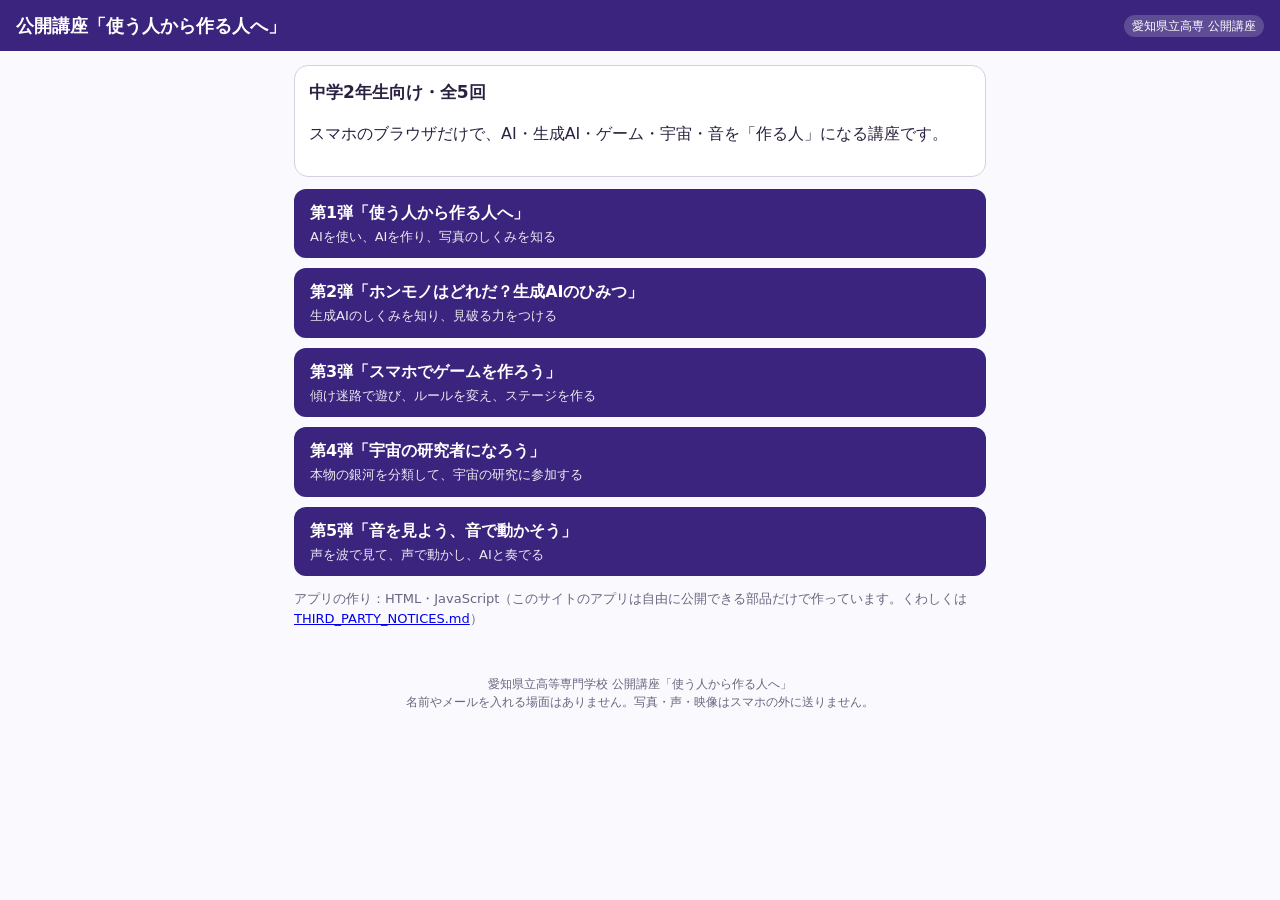
<file: index.html>
<!DOCTYPE html>
<html lang="ja"><head><meta charset="utf-8"><meta name="viewport" content="width=device-width, initial-scale=1">
<title>公開講座「使う人から作る人へ」</title><link rel="stylesheet" href="common/style.css">
<style>.app-link{display:block;text-decoration:none;margin-bottom:10px}.app-link .btn{width:100%;justify-content:flex-start;flex-direction:column;align-items:flex-start;gap:2px;min-height:64px}
.app-link small{font-weight:400;font-size:13px;opacity:.9}.btn.ghost{background:#fff;color:var(--pur);border:2px solid var(--pur)}.btn.ghost small{color:var(--sub)}
.btn.sky{background:var(--sky)}.btn.mint{background:var(--mint)}.btn.amb{background:var(--amb)}.btn.coral{background:var(--coral)}</style></head>
<body><header class="app"><h1>公開講座「使う人から作る人へ」</h1><span class="tag">愛知県立高専 公開講座</span></header><main>
<div class="card"><h2>中学2年生向け・全5回</h2><p>スマホのブラウザだけで、AI・生成AI・ゲーム・宇宙・音を「作る人」になる講座です。</p></div>
<a class="app-link" href="k1/"><span class="btn">第1弾「使う人から作る人へ」<small>AIを使い、AIを作り、写真のしくみを知る</small></span></a>
<a class="app-link" href="k2/"><span class="btn">第2弾「ホンモノはどれだ？生成AIのひみつ」<small>生成AIのしくみを知り、見破る力をつける</small></span></a>
<a class="app-link" href="k3/"><span class="btn">第3弾「スマホでゲームを作ろう」<small>傾け迷路で遊び、ルールを変え、ステージを作る</small></span></a>
<a class="app-link" href="k4/"><span class="btn">第4弾「宇宙の研究者になろう」<small>本物の銀河を分類して、宇宙の研究に参加する</small></span></a>
<a class="app-link" href="k5/"><span class="btn">第5弾「音を見よう、音で動かそう」<small>声を波で見て、声で動かし、AIと奏でる</small></span></a>
<p class="muted">アプリの作り：HTML・JavaScript（このサイトのアプリは自由に公開できる部品だけで作っています。くわしくは <a href="THIRD_PARTY_NOTICES.md">THIRD_PARTY_NOTICES.md</a>）</p></main><footer class="app">愛知県立高等専門学校 公開講座「使う人から作る人へ」<br>名前やメールを入れる場面はありません。写真・声・映像はスマホの外に送りません。</footer></body></html>
</file>
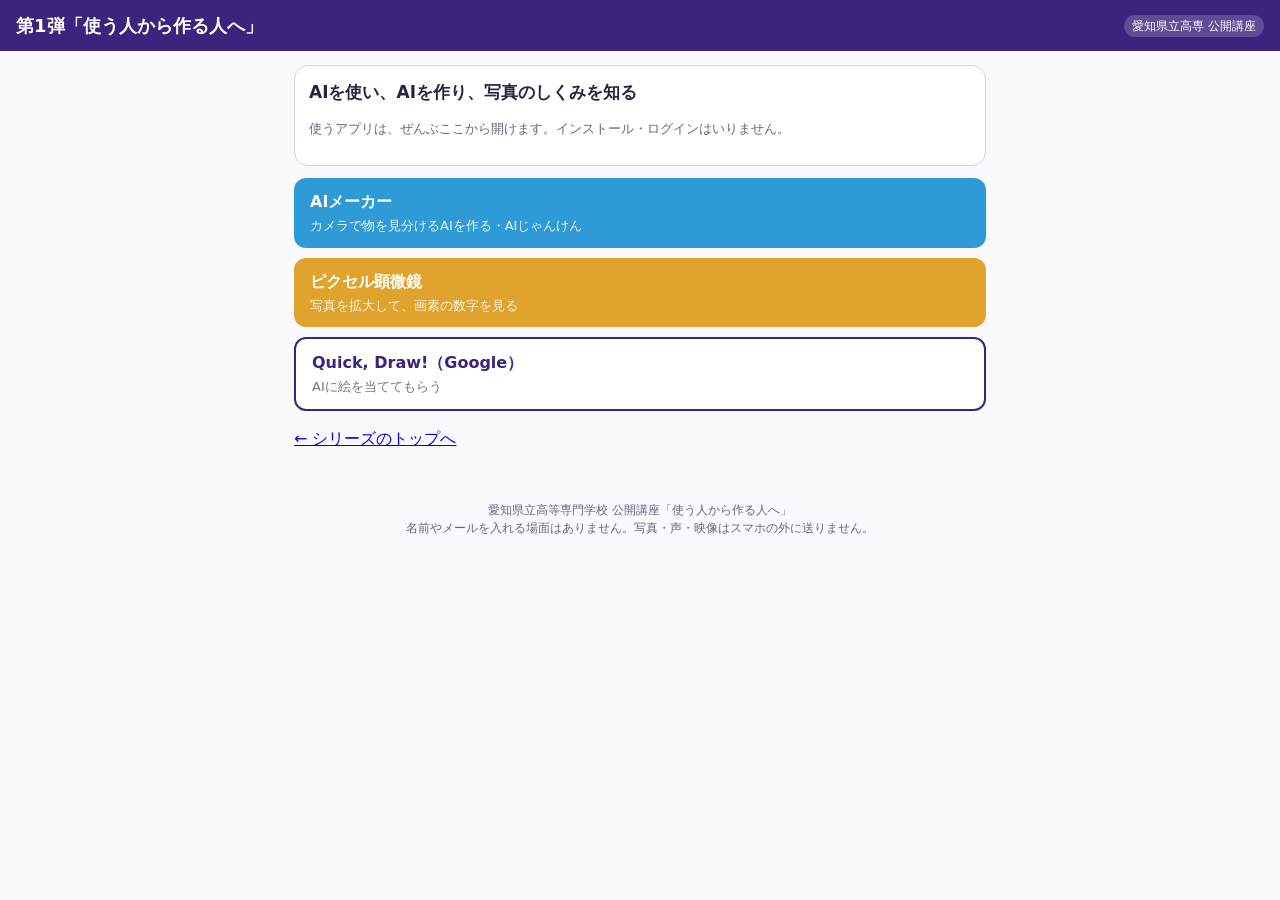
<file: k1/index.html>
<!DOCTYPE html>
<html lang="ja"><head><meta charset="utf-8"><meta name="viewport" content="width=device-width, initial-scale=1">
<title>第1弾「使う人から作る人へ」</title><link rel="stylesheet" href="../common/style.css">
<style>.app-link{display:block;text-decoration:none;margin-bottom:10px}.app-link .btn{width:100%;justify-content:flex-start;flex-direction:column;align-items:flex-start;gap:2px;min-height:64px}
.app-link small{font-weight:400;font-size:13px;opacity:.9}.btn.ghost{background:#fff;color:var(--pur);border:2px solid var(--pur)}.btn.ghost small{color:var(--sub)}
.btn.sky{background:var(--sky)}.btn.mint{background:var(--mint)}.btn.amb{background:var(--amb)}.btn.coral{background:var(--coral)}</style></head>
<body><header class="app"><h1>第1弾「使う人から作る人へ」</h1><span class="tag">愛知県立高専 公開講座</span></header><main>
<div class="card"><h2>AIを使い、AIを作り、写真のしくみを知る</h2><p class="muted">使うアプリは、ぜんぶここから開けます。インストール・ログインはいりません。</p></div>
<a class="app-link" href="../apps/aimaker/"><span class="btn sky">AIメーカー<small>カメラで物を見分けるAIを作る・AIじゃんけん</small></span></a>
<a class="app-link" href="../apps/pixel/"><span class="btn amb">ピクセル顕微鏡<small>写真を拡大して、画素の数字を見る</small></span></a>
<a class="app-link" href="https://quickdraw.withgoogle.com/" target="_blank" rel="noopener"><span class="btn ghost">Quick, Draw!（Google）<small>AIに絵を当ててもらう</small></span></a>
<p><a href="../">← シリーズのトップへ</a></p>
</main><footer class="app">愛知県立高等専門学校 公開講座「使う人から作る人へ」<br>名前やメールを入れる場面はありません。写真・声・映像はスマホの外に送りません。</footer></body></html>
</file>
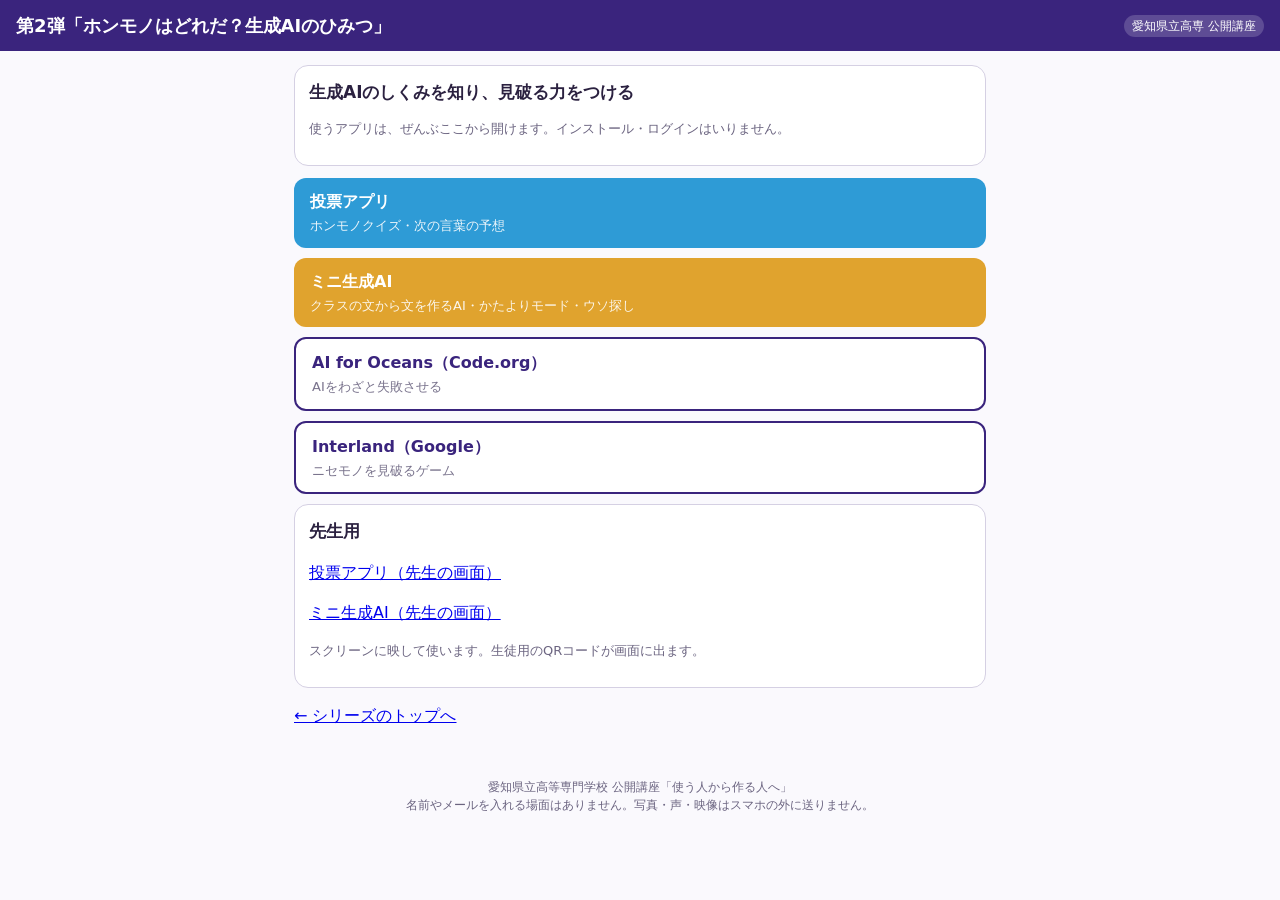
<file: k2/index.html>
<!DOCTYPE html>
<html lang="ja"><head><meta charset="utf-8"><meta name="viewport" content="width=device-width, initial-scale=1">
<title>第2弾「ホンモノはどれだ？生成AIのひみつ」</title><link rel="stylesheet" href="../common/style.css">
<style>.app-link{display:block;text-decoration:none;margin-bottom:10px}.app-link .btn{width:100%;justify-content:flex-start;flex-direction:column;align-items:flex-start;gap:2px;min-height:64px}
.app-link small{font-weight:400;font-size:13px;opacity:.9}.btn.ghost{background:#fff;color:var(--pur);border:2px solid var(--pur)}.btn.ghost small{color:var(--sub)}
.btn.sky{background:var(--sky)}.btn.mint{background:var(--mint)}.btn.amb{background:var(--amb)}.btn.coral{background:var(--coral)}</style></head>
<body><header class="app"><h1>第2弾「ホンモノはどれだ？生成AIのひみつ」</h1><span class="tag">愛知県立高専 公開講座</span></header><main>
<div class="card"><h2>生成AIのしくみを知り、見破る力をつける</h2><p class="muted">使うアプリは、ぜんぶここから開けます。インストール・ログインはいりません。</p></div>
<a class="app-link" href="../apps/vote/?set=koza2"><span class="btn sky">投票アプリ<small>ホンモノクイズ・次の言葉の予想</small></span></a>
<a class="app-link" href="../apps/minigpt/"><span class="btn amb">ミニ生成AI<small>クラスの文から文を作るAI・かたよりモード・ウソ探し</small></span></a>
<a class="app-link" href="https://code.org/oceans" target="_blank" rel="noopener"><span class="btn ghost">AI for Oceans（Code.org）<small>AIをわざと失敗させる</small></span></a>
<a class="app-link" href="https://beinternetawesome.withgoogle.com/ja_jp/interland" target="_blank" rel="noopener"><span class="btn ghost">Interland（Google）<small>ニセモノを見破るゲーム</small></span></a>
<div class="card"><h2>先生用</h2><p><a href="../apps/vote/screen.html?set=koza2">投票アプリ（先生の画面）</a></p><p><a href="../apps/minigpt/screen.html">ミニ生成AI（先生の画面）</a></p><p class='muted'>スクリーンに映して使います。生徒用のQRコードが画面に出ます。</p></div>
<p><a href="../">← シリーズのトップへ</a></p>
</main><footer class="app">愛知県立高等専門学校 公開講座「使う人から作る人へ」<br>名前やメールを入れる場面はありません。写真・声・映像はスマホの外に送りません。</footer></body></html>
</file>
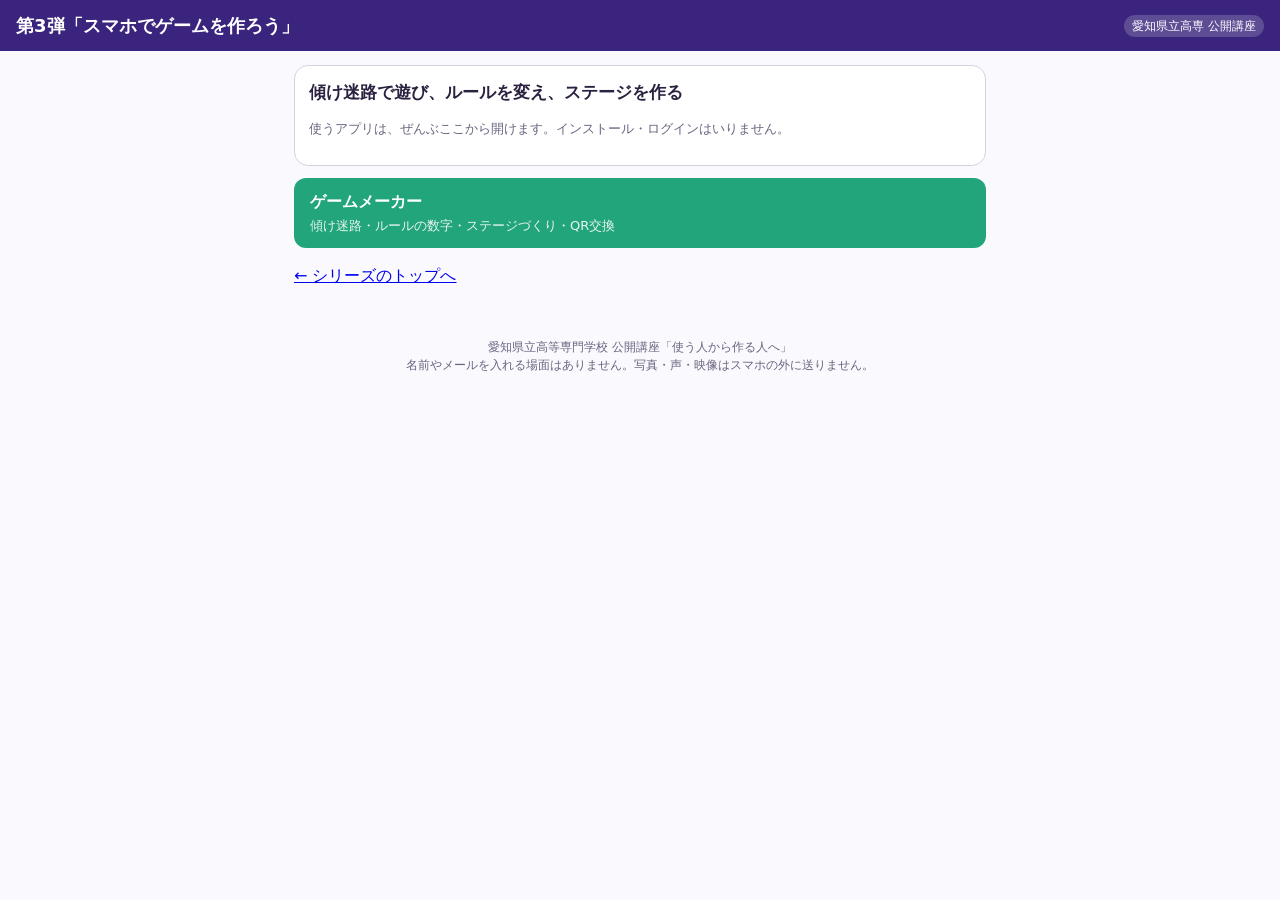
<file: k3/index.html>
<!DOCTYPE html>
<html lang="ja"><head><meta charset="utf-8"><meta name="viewport" content="width=device-width, initial-scale=1">
<title>第3弾「スマホでゲームを作ろう」</title><link rel="stylesheet" href="../common/style.css">
<style>.app-link{display:block;text-decoration:none;margin-bottom:10px}.app-link .btn{width:100%;justify-content:flex-start;flex-direction:column;align-items:flex-start;gap:2px;min-height:64px}
.app-link small{font-weight:400;font-size:13px;opacity:.9}.btn.ghost{background:#fff;color:var(--pur);border:2px solid var(--pur)}.btn.ghost small{color:var(--sub)}
.btn.sky{background:var(--sky)}.btn.mint{background:var(--mint)}.btn.amb{background:var(--amb)}.btn.coral{background:var(--coral)}</style></head>
<body><header class="app"><h1>第3弾「スマホでゲームを作ろう」</h1><span class="tag">愛知県立高専 公開講座</span></header><main>
<div class="card"><h2>傾け迷路で遊び、ルールを変え、ステージを作る</h2><p class="muted">使うアプリは、ぜんぶここから開けます。インストール・ログインはいりません。</p></div>
<a class="app-link" href="../apps/game/"><span class="btn mint">ゲームメーカー<small>傾け迷路・ルールの数字・ステージづくり・QR交換</small></span></a>
<p><a href="../">← シリーズのトップへ</a></p>
</main><footer class="app">愛知県立高等専門学校 公開講座「使う人から作る人へ」<br>名前やメールを入れる場面はありません。写真・声・映像はスマホの外に送りません。</footer></body></html>
</file>
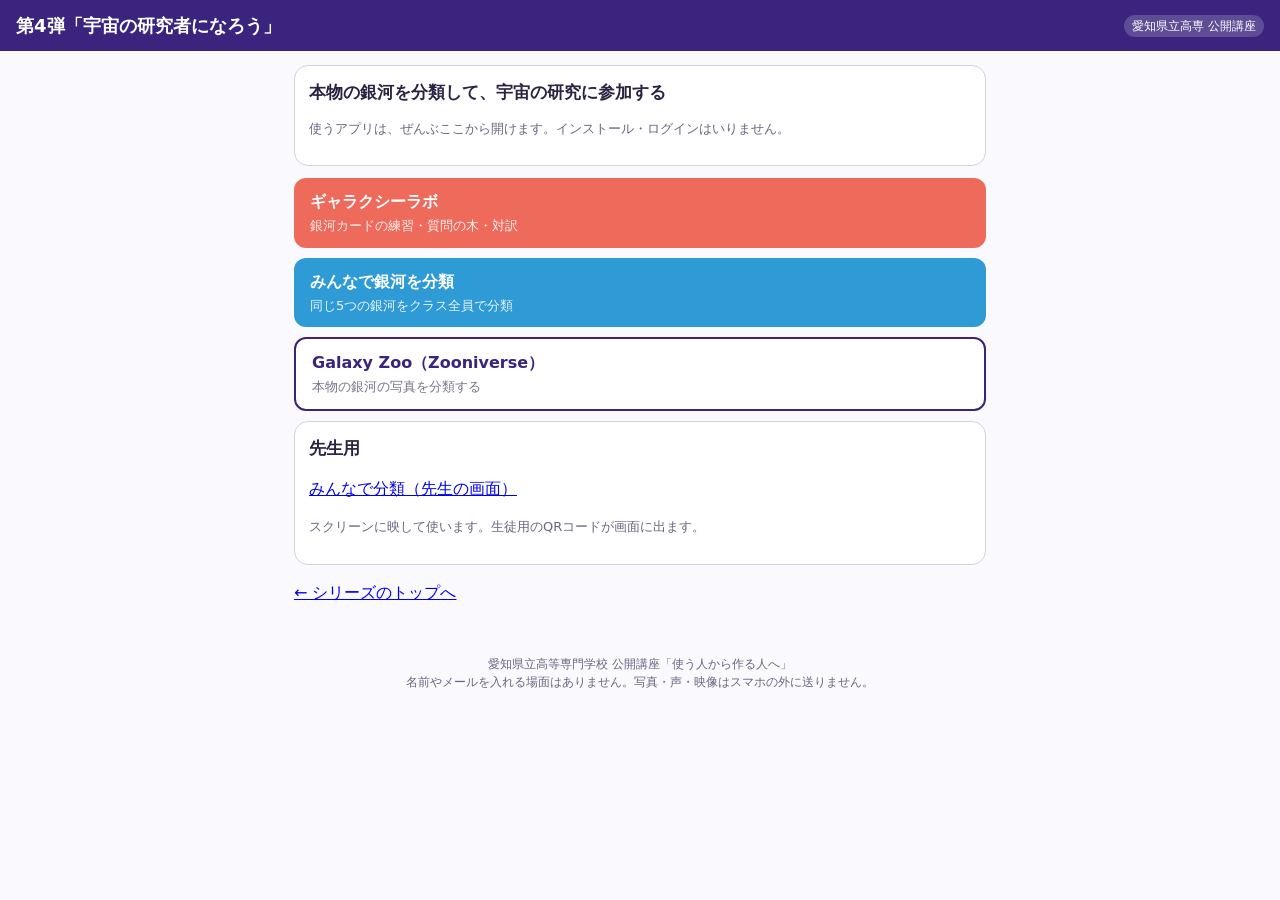
<file: k4/index.html>
<!DOCTYPE html>
<html lang="ja"><head><meta charset="utf-8"><meta name="viewport" content="width=device-width, initial-scale=1">
<title>第4弾「宇宙の研究者になろう」</title><link rel="stylesheet" href="../common/style.css">
<style>.app-link{display:block;text-decoration:none;margin-bottom:10px}.app-link .btn{width:100%;justify-content:flex-start;flex-direction:column;align-items:flex-start;gap:2px;min-height:64px}
.app-link small{font-weight:400;font-size:13px;opacity:.9}.btn.ghost{background:#fff;color:var(--pur);border:2px solid var(--pur)}.btn.ghost small{color:var(--sub)}
.btn.sky{background:var(--sky)}.btn.mint{background:var(--mint)}.btn.amb{background:var(--amb)}.btn.coral{background:var(--coral)}</style></head>
<body><header class="app"><h1>第4弾「宇宙の研究者になろう」</h1><span class="tag">愛知県立高専 公開講座</span></header><main>
<div class="card"><h2>本物の銀河を分類して、宇宙の研究に参加する</h2><p class="muted">使うアプリは、ぜんぶここから開けます。インストール・ログインはいりません。</p></div>
<a class="app-link" href="../apps/galaxy/"><span class="btn coral">ギャラクシーラボ<small>銀河カードの練習・質問の木・対訳</small></span></a>
<a class="app-link" href="../apps/vote/?set=koza4"><span class="btn sky">みんなで銀河を分類<small>同じ5つの銀河をクラス全員で分類</small></span></a>
<a class="app-link" href="https://www.zooniverse.org/projects/zookeeper/Galaxy-Zoo" target="_blank" rel="noopener"><span class="btn ghost">Galaxy Zoo（Zooniverse）<small>本物の銀河の写真を分類する</small></span></a>
<div class="card"><h2>先生用</h2><p><a href="../apps/vote/screen.html?set=koza4">みんなで分類（先生の画面）</a></p><p class='muted'>スクリーンに映して使います。生徒用のQRコードが画面に出ます。</p></div>
<p><a href="../">← シリーズのトップへ</a></p>
</main><footer class="app">愛知県立高等専門学校 公開講座「使う人から作る人へ」<br>名前やメールを入れる場面はありません。写真・声・映像はスマホの外に送りません。</footer></body></html>
</file>
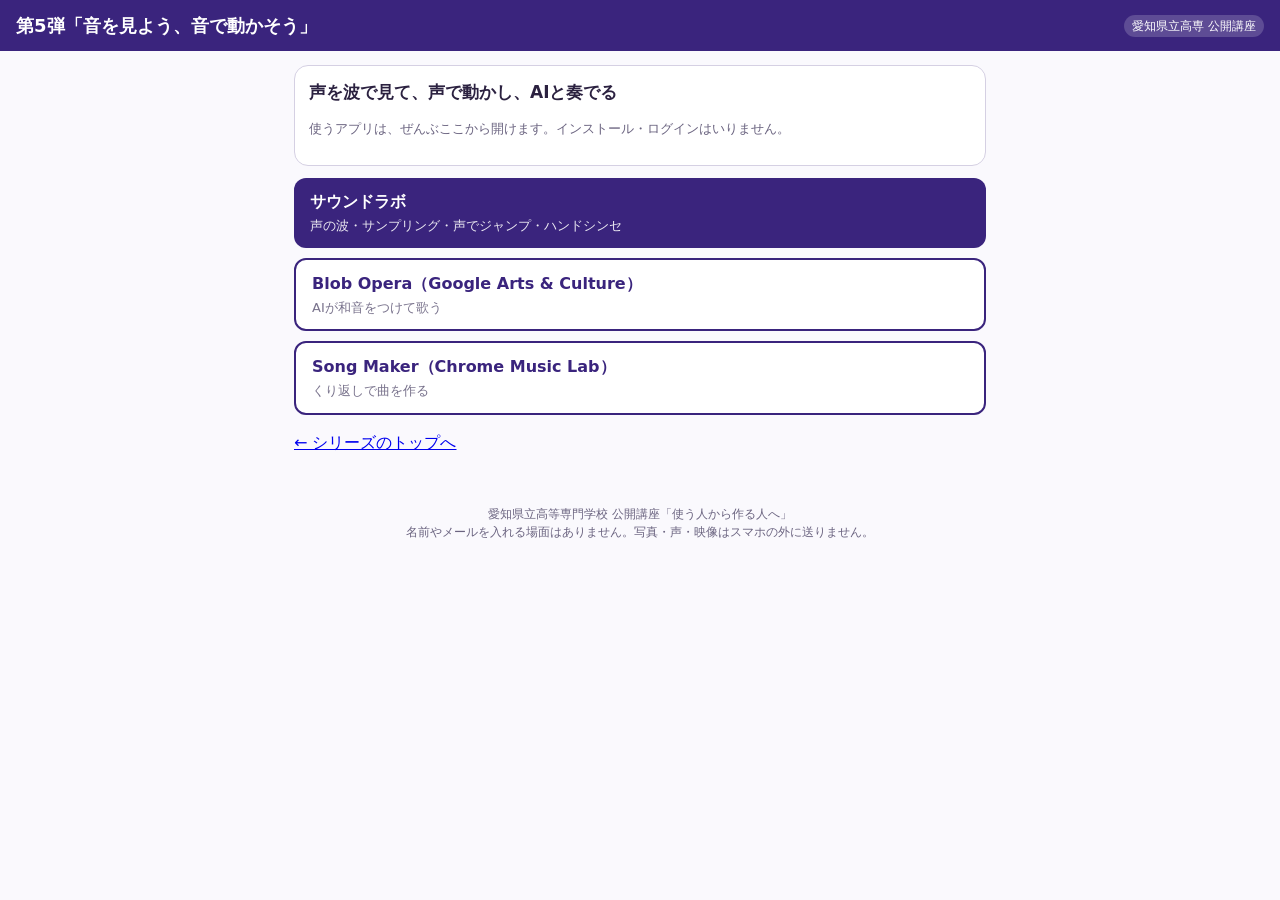
<file: k5/index.html>
<!DOCTYPE html>
<html lang="ja"><head><meta charset="utf-8"><meta name="viewport" content="width=device-width, initial-scale=1">
<title>第5弾「音を見よう、音で動かそう」</title><link rel="stylesheet" href="../common/style.css">
<style>.app-link{display:block;text-decoration:none;margin-bottom:10px}.app-link .btn{width:100%;justify-content:flex-start;flex-direction:column;align-items:flex-start;gap:2px;min-height:64px}
.app-link small{font-weight:400;font-size:13px;opacity:.9}.btn.ghost{background:#fff;color:var(--pur);border:2px solid var(--pur)}.btn.ghost small{color:var(--sub)}
.btn.sky{background:var(--sky)}.btn.mint{background:var(--mint)}.btn.amb{background:var(--amb)}.btn.coral{background:var(--coral)}</style></head>
<body><header class="app"><h1>第5弾「音を見よう、音で動かそう」</h1><span class="tag">愛知県立高専 公開講座</span></header><main>
<div class="card"><h2>声を波で見て、声で動かし、AIと奏でる</h2><p class="muted">使うアプリは、ぜんぶここから開けます。インストール・ログインはいりません。</p></div>
<a class="app-link" href="../apps/sound/"><span class="btn pur">サウンドラボ<small>声の波・サンプリング・声でジャンプ・ハンドシンセ</small></span></a>
<a class="app-link" href="https://artsandculture.google.com/experiment/blob-opera/AAHWrq360NcGbw" target="_blank" rel="noopener"><span class="btn ghost">Blob Opera（Google Arts &amp; Culture）<small>AIが和音をつけて歌う</small></span></a>
<a class="app-link" href="https://musiclab.chromeexperiments.com/Song-Maker/" target="_blank" rel="noopener"><span class="btn ghost">Song Maker（Chrome Music Lab）<small>くり返しで曲を作る</small></span></a>
<p><a href="../">← シリーズのトップへ</a></p>
</main><footer class="app">愛知県立高等専門学校 公開講座「使う人から作る人へ」<br>名前やメールを入れる場面はありません。写真・声・映像はスマホの外に送りません。</footer></body></html>
</file>
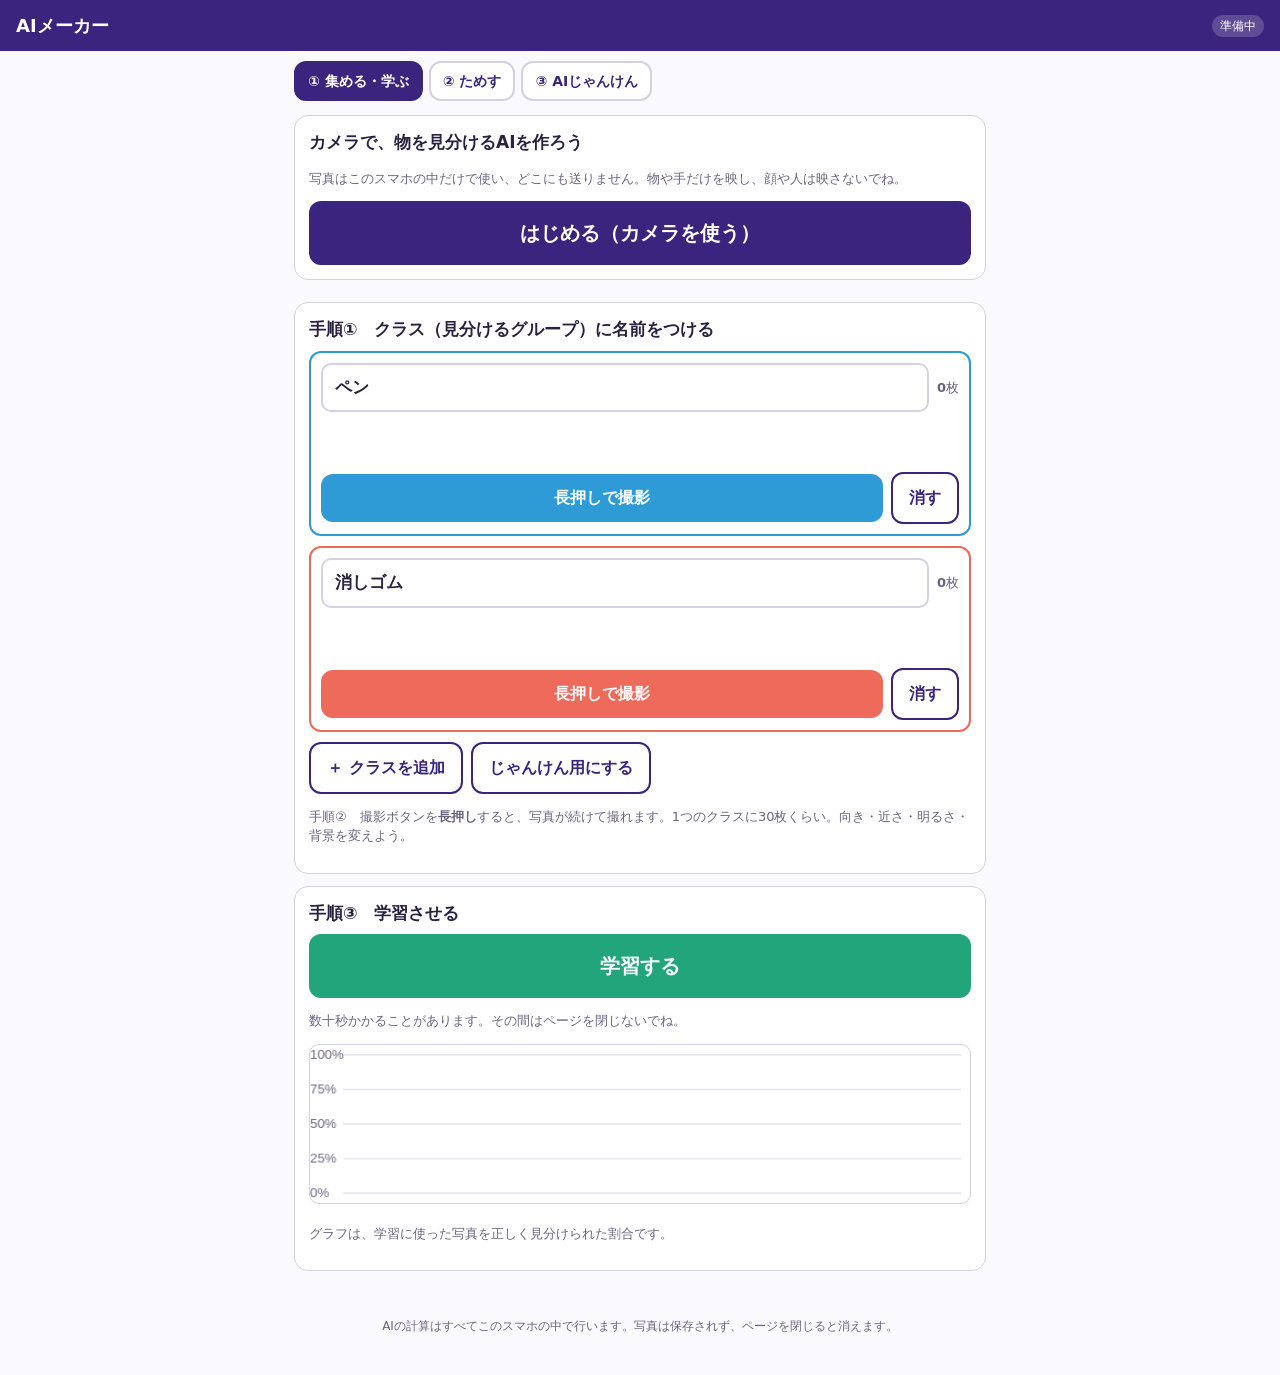
<file: apps/aimaker/index.html>
<!DOCTYPE html>
<html lang="ja">
<head>
<meta charset="utf-8">
<meta name="viewport" content="width=device-width, initial-scale=1">
<title>AIメーカー</title>
<link rel="stylesheet" href="../../common/style.css">
<style>
  .camwrap { position: relative; }
  .camwrap .flip { position: absolute; right: 8px; top: 8px; min-height: 36px; padding: 4px 10px; font-size: 13px; background: rgba(0,0,0,.55); }
  .cls { border: 2px solid var(--rule); border-radius: 12px; padding: 10px; margin-bottom: 10px; }
  .cls .row input { flex: 1; width: auto; font-weight: 700; }
  .thumbs { display: flex; gap: 4px; margin: 8px 0; min-height: 44px; overflow: hidden; }
  .thumbs canvas { width: 44px; height: 44px; border-radius: 6px; flex: none; }
  .cap { user-select: none; -webkit-user-select: none; touch-action: none; }
  .cap.on { background: var(--coral) !important; }
  .pred .bar { margin-bottom: 8px; height: 40px; } .pred .bar > b, .pred .bar > span { top: 8px; font-size: 17px; }
  .chart { width: 100%; height: 160px; background: #fff; border: 1px solid var(--rule); border-radius: 10px; }
  .big-result { font-size: 30px; font-weight: 800; text-align: center; padding: 14px; border-radius: 12px; background: var(--pur-t); }
  .hands { display: grid; grid-template-columns: 1fr 1fr; gap: 10px; text-align: center; }
  .hands div { background: #fff; border: 2px solid var(--rule); border-radius: 12px; padding: 10px; }
  .hands .h { font-size: 44px; }
  .count { font-size: 64px; font-weight: 800; text-align: center; color: var(--coral); }
</style>
</head>
<body>
<header class="app"><h1>AIメーカー</h1><span class="tag" id="mode">準備中</span></header>
<nav class="tabs">
  <button data-tab="make" class="on">① 集める・学ぶ</button>
  <button data-tab="test">② ためす</button>
  <button data-tab="janken">③ AIじゃんけん</button>
</nav>
<main>
  <div class="card" id="startbox">
    <h2>カメラで、物を見分けるAIを作ろう</h2>
    <p class="muted">写真はこのスマホの中だけで使い、どこにも送りません。物や手だけを映し、顔や人は映さないでね。</p>
    <button class="big" id="start">はじめる（カメラを使う）</button>
    <p id="err" class="warn hidden"></p>
  </div>
  <div class="camwrap hidden" id="camwrap">
    <video id="video" class="cam" playsinline muted autoplay></video>
    <button class="flip" id="flip">カメラ切りかえ</button>
  </div>
  <div style="height:10px"></div>

  <section id="make">
    <div class="card">
      <h2>手順①　クラス（見分けるグループ）に名前をつける</h2>
      <div id="classes"></div>
      <div class="row">
        <button class="ghost" id="add">＋ クラスを追加</button>
        <button class="ghost" id="preset">じゃんけん用にする</button>
      </div>
      <p class="muted">手順②　撮影ボタンを<b>長押し</b>すると、写真が続けて撮れます。1つのクラスに30枚くらい。向き・近さ・明るさ・背景を変えよう。</p>
    </div>
    <div class="card">
      <h2>手順③　学習させる</h2>
      <button class="big mint" id="train">学習する</button>
      <p class="muted" id="tmsg">数十秒かかることがあります。その間はページを閉じないでね。</p>
      <canvas id="chart" class="chart" width="600" height="160"></canvas>
      <p class="muted">グラフは、学習に使った写真を正しく見分けられた割合です。</p>
    </div>
  </section>

  <section id="test" class="hidden">
    <div class="card">
      <h2>手順④　ためしてみる</h2>
      <div class="pred" id="pred"><p class="muted">先に「学習する」をしてね。</p></div>
      <p class="muted">自信がこれより低いときは「もう一度見せて」と出す：<b id="thv">70</b>%</p>
      <input type="range" id="th" min="30" max="95" value="70">
      <p id="advice" class="note">チャレンジ：AIが迷う（50%くらい）物を探そう。</p>
    </div>
  </section>

  <section id="janken" class="hidden">
    <div class="card">
      <h2>AIじゃんけん</h2>
      <p class="muted">「じゃんけん用にする」で グー・チョキ・パー の3つのクラスを作り、手の写真を20枚くらいずつ集めて学習してから遊ぼう。</p>
      <p class="muted">コンピュータの出し方（ルール）</p>
      <div class="row" id="rules">
        <button class="sky sel" data-r="random">ふつう（ランダム）</button>
        <button class="coral" data-r="win">いじわる（勝つ）</button>
        <button class="mint" data-r="lose">やさしい（負ける）</button>
      </div>
      <div style="height:10px"></div>
      <div class="count hidden" id="count"></div>
      <div class="hands"><div><div class="muted">あなた</div><div class="h" id="you">？</div></div><div><div class="muted">コンピュータ</div><div class="h" id="cpu">？</div></div></div>
      <div style="height:10px"></div>
      <div class="big-result" id="result">「じゃんけん ポン！」を押そう</div>
      <div style="height:10px"></div>
      <button class="big coral" id="pon">じゃんけん ポン！</button>
      <p class="muted" id="score">かち 0 ／ まけ 0 ／ あいこ 0</p>
      <p class="note">もし あなたが「グー」なら → いじわるモードのコンピュータは「パー」を出す。これが「もし〜なら」（条件分岐）です。</p>
    </div>
  </section>
</main>
<footer class="app">AIの計算はすべてこのスマホの中で行います。写真は保存されず、ページを閉じると消えます。</footer>
<script src="../../common/vendor/tf.min.js"></script>
<script>
(function () {
  "use strict";
  var $ = function (id) { return document.getElementById(id); };
  var MOBILENET = "https://storage.googleapis.com/tfjs-models/tfjs/mobilenet_v1_0.25_224/model.json";
  var video = $("video"), stream = null, facing = "environment";
  var classes = [], feat = null, featName = "", head = null, useTF = false, trained = null;
  var COLORS = ["#2E9BD6", "#EE6A5B", "#22A57A", "#E0A32E", "#8A7FB0"];

  // ---------------- タブ ----------------
  Array.prototype.forEach.call(document.querySelectorAll(".tabs button"), function (b) {
    b.onclick = function () {
      Array.prototype.forEach.call(document.querySelectorAll(".tabs button"), function (x) { x.classList.toggle("on", x === b); });
      ["make", "test", "janken"].forEach(function (t) { $(t).classList.toggle("hidden", t !== b.getAttribute("data-tab")); });
    };
  });

  // ---------------- カメラ ----------------
  function startCam() {
    if (stream) stream.getTracks().forEach(function (t) { t.stop(); });
    return navigator.mediaDevices.getUserMedia({ video: { facingMode: facing, width: { ideal: 640 }, height: { ideal: 480 } }, audio: false })
      .then(function (s) { stream = s; video.srcObject = s; return video.play(); });
  }
  $("start").onclick = function () {
    $("start").disabled = true; $("start").textContent = "準備しています…";
    startCam().then(function () {
      $("startbox").classList.add("hidden"); $("camwrap").classList.remove("hidden");
      return loadFeature();
    }).catch(function (e) {
      $("start").disabled = false; $("start").textContent = "はじめる（カメラを使う）";
      $("err").classList.remove("hidden");
      $("err").textContent = "カメラが使えません。ブラウザの設定でカメラを「許可」にしてから、もう一度押してね。（" + (e && e.name || e) + "）";
    });
  };
  $("flip").onclick = function () { facing = facing === "environment" ? "user" : "environment"; startCam(); };

  // ---------------- 特徴（AIが見る数字）を取り出す ----------------
  function loadFeature() {
    $("mode").textContent = "AIを準備中…";
    if (!window.tf) return Promise.resolve(fallback());
    return tf.loadLayersModel(MOBILENET).then(function (m) {
      var layer = m.getLayer("conv_pw_13_relu");
      var trunc = tf.model({ inputs: m.inputs, outputs: layer.output });
      feat = function (src) {
        return tf.tidy(function () {
          var img = tf.browser.fromPixels(src);
          var h = img.shape[0], w = img.shape[1], s = Math.min(h, w);
          var crop = img.slice([Math.floor((h - s) / 2), Math.floor((w - s) / 2), 0], [s, s, 3]);
          var x = tf.image.resizeBilinear(crop, [224, 224]).toFloat().div(127.5).sub(1).expandDims(0);
          return trunc.predict(x).mean([1, 2]).squeeze();
        });
      };
      useTF = true; featName = "MobileNet"; $("mode").textContent = "AIの準備OK";
    }).catch(function () { fallback(); });
  }
  // インターネットでAIの部品が読めないときの代わり（小さくした写真の色を数字にする）
  function fallback() {
    useTF = false; featName = "かんたん版";
    var c = document.createElement("canvas"); c.width = c.height = 16; var g = c.getContext("2d", { willReadFrequently: true });
    feat = function (src) {
      var w = src.videoWidth || src.width, h = src.videoHeight || src.height, s = Math.min(w, h);
      g.drawImage(src, (w - s) / 2, (h - s) / 2, s, s, 0, 0, 16, 16);
      var d = g.getImageData(0, 0, 16, 16).data, v = [];
      for (var i = 0; i < d.length; i += 4) v.push(d[i] / 255, d[i + 1] / 255, d[i + 2] / 255);
      var m = v.reduce(function (a, b) { return a + b; }, 0) / v.length;
      return v.map(function (x) { return x - m; });
    };
    $("mode").textContent = "かんたん版のAI";
    return null;
  }
  function toArray(f) { return useTF ? Array.from(f.dataSync()) : f; }

  // ---------------- クラス ----------------
  function addClass(name) {
    if (classes.length >= 5) return;
    var c = { name: name || ("クラス" + (classes.length + 1)), samples: [], el: null };
    classes.push(c); renderClasses(); trained = null;
  }
  function renderClasses() {
    var box = $("classes"); box.innerHTML = "";
    classes.forEach(function (c, i) {
      var d = document.createElement("div"); d.className = "cls"; d.style.borderColor = COLORS[i];
      d.innerHTML = '<div class="row"><input type="text" maxlength="12" value="' + c.name.replace(/"/g, "") + '"><span class="muted"><b class="n">' + c.samples.length + '</b>枚</span></div>' +
        '<div class="thumbs"></div><div class="row"><button class="cap grow" style="background:' + COLORS[i] + '">長押しで撮影</button><button class="ghost clr">消す</button>' + (classes.length > 2 ? '<button class="ghost del">✕</button>' : "") + "</div>";
      box.appendChild(d); c.el = d;
      d.querySelector("input").oninput = function () { c.name = this.value || ("クラス" + (i + 1)); };
      var cap = d.querySelector(".cap"), timer = null;
      function down(e) { e.preventDefault(); if (!feat) { alert("先に「はじめる」を押してね"); return; } cap.classList.add("on"); shot(c); timer = setInterval(function () { shot(c); }, 160); }
      function up() { cap.classList.remove("on"); clearInterval(timer); timer = null; }
      cap.addEventListener("pointerdown", down); cap.addEventListener("pointerup", up); cap.addEventListener("pointerleave", up); cap.addEventListener("pointercancel", up);
      cap.oncontextmenu = function (e) { e.preventDefault(); };
      d.querySelector(".clr").onclick = function () { c.samples.forEach(function (s) { if (s.f && s.f.dispose) s.f.dispose(); }); c.samples = []; c.el.querySelector(".thumbs").innerHTML = ""; c.el.querySelector(".n").textContent = 0; trained = null; };
      var del = d.querySelector(".del"); if (del) del.onclick = function () { classes.splice(i, 1); renderClasses(); trained = null; };
      c.samples.slice(-8).forEach(function (s) { d.querySelector(".thumbs").appendChild(s.thumb); });
    });
  }
  function shot(c) {
    if (!video.videoWidth) return;
    var f = feat(video);
    var th = document.createElement("canvas"); th.width = th.height = 44;
    var w = video.videoWidth, h = video.videoHeight, s = Math.min(w, h);
    th.getContext("2d").drawImage(video, (w - s) / 2, (h - s) / 2, s, s, 0, 0, 44, 44);
    c.samples.push({ f: f, thumb: th });
    var tb = c.el.querySelector(".thumbs"); tb.insertBefore(th, tb.firstChild); while (tb.children.length > 8) tb.removeChild(tb.lastChild);
    c.el.querySelector(".n").textContent = c.samples.length; trained = null;
  }
  $("add").onclick = function () { addClass(); };
  $("preset").onclick = function () {
    if (classes.some(function (c) { return c.samples.length; }) && !confirm("今の写真を消して、グー・チョキ・パーの3つのクラスにします。よいですか？")) return;
    classes = []; ["グー", "チョキ", "パー"].forEach(addClass);
  };
  ["ペン", "消しゴム"].forEach(addClass);

  // ---------------- 学習 ----------------
  function drawChart(acc) {
    var cv = $("chart"), g = cv.getContext("2d"), W = cv.width, H = cv.height;
    g.clearRect(0, 0, W, H); g.strokeStyle = "#D5D0E3"; g.lineWidth = 1;
    for (var p = 0; p <= 100; p += 25) { var y = H - 10 - (H - 20) * p / 100; g.beginPath(); g.moveTo(30, y); g.lineTo(W - 8, y); g.stroke(); g.fillStyle = "#6B6480"; g.font = "12px sans-serif"; g.fillText(p + "%", 0, y + 4); }
    if (!acc.length) return;
    g.strokeStyle = "#22A57A"; g.lineWidth = 3; g.beginPath();
    acc.forEach(function (a, i) { var x = 30 + (W - 40) * (acc.length === 1 ? 0 : i / (acc.length - 1)), y = H - 10 - (H - 20) * a; if (i) g.lineTo(x, y); else g.moveTo(x, y); });
    g.stroke();
  }
  drawChart([]);
  $("train").onclick = function () {
    var ok = classes.filter(function (c) { return c.samples.length >= 3; });
    if (ok.length < 2) { $("tmsg").textContent = "2つ以上のクラスに、3枚以上ずつ写真を集めてね。"; return; }
    if (ok.length < classes.length) { $("tmsg").textContent = "写真が3枚未満のクラスがあります。写真を集めてから学習しよう。"; return; }
    $("train").disabled = true; $("tmsg").textContent = "学習中…";
    var names = classes.map(function (c) { return c.name; });
    var X = [], Y = [];
    classes.forEach(function (c, ci) { c.samples.forEach(function (s) { X.push(toArray(s.f)); Y.push(ci); }); });
    var acc = [];
    if (useTF) {
      if (head) head.dispose();
      head = tf.sequential();
      head.add(tf.layers.dense({ inputShape: [X[0].length], units: 64, activation: "relu" }));
      head.add(tf.layers.dense({ units: names.length, activation: "softmax" }));
      head.compile({ optimizer: tf.train.adam(0.001), loss: "categoricalCrossentropy", metrics: ["accuracy"] });
      var xs = tf.tensor2d(X), ys = tf.oneHot(tf.tensor1d(Y, "int32"), names.length);
      head.fit(xs, ys, { epochs: 30, batchSize: 16, shuffle: true, callbacks: { onEpochEnd: function (ep, logs) { acc.push(logs.acc || logs.accuracy || 0); drawChart(acc); $("tmsg").textContent = "学習中… " + (ep + 1) + "/30回"; } } })
        .then(function () { xs.dispose(); ys.dispose(); done(); });
    } else {
      // かんたん版：近いものを探す方法（k近傍）で、1枚ずつ「自分以外の写真」でためして割合を出す
      var i = 0;
      (function step() {
        var right = 0;
        for (var k = 0; k <= i && k < X.length; k++) if (knn(X, Y, X[k], k, names.length).best === Y[k]) right++;
        acc.push(right / Math.min(i + 1, X.length)); drawChart(acc);
        i = Math.min(X.length - 1, i + Math.max(1, Math.floor(X.length / 25)));
        if (acc.length < 26) setTimeout(step, 60); else done();
      })();
    }
    function done() {
      trained = { names: names, X: X, Y: Y };
      $("train").disabled = false;
      $("tmsg").textContent = "学習できました！（" + featName + "）「② ためす」で試そう。";
    }
  };
  function knn(X, Y, v, skip, nc) {
    var d = [];
    for (var i = 0; i < X.length; i++) { if (i === skip) continue; var s = 0, a = X[i]; for (var j = 0; j < v.length; j++) { var t = a[j] - v[j]; s += t * t; } d.push([s, Y[i]]); }
    d.sort(function (p, q) { return p[0] - q[0]; });
    var K = Math.min(5, d.length), votes = new Array(nc).fill(0);
    for (var k = 0; k < K; k++) votes[d[k][1]] += 1;
    var probs = votes.map(function (x) { return x / K; }), best = probs.indexOf(Math.max.apply(null, probs));
    return { probs: probs, best: best };
  }
  function predict() {
    if (!trained || !video.videoWidth) return null;
    if (useTF) {
      return tf.tidy(function () {
        var f = feat(video); var p = head.predict(f.expandDims(0)).dataSync();
        var arr = Array.from(p); return { probs: arr, best: arr.indexOf(Math.max.apply(null, arr)) };
      });
    }
    return knn(trained.X, trained.Y, feat(video), -1, trained.names.length);
  }

  // ---------------- ためす ----------------
  function th() { return +$("th").value / 100; }
  $("th").oninput = function () { $("thv").textContent = $("th").value; };
  setInterval(function () {
    if ($("test").classList.contains("hidden")) return;
    var r = predict(); if (!r) return;
    $("pred").innerHTML = trained.names.map(function (n, i) {
      var p = Math.round(r.probs[i] * 100);
      return '<div class="bar"><i style="width:' + p + "%;background:" + COLORS[i] + '"></i><b>' + esc(n) + "</b><span>" + p + "%</span></div>";
    }).join("");
    var top = r.probs[r.best];
    $("advice").textContent = top < th() ? "AIは迷っています（" + Math.round(top * 100) + "%）。「もう一度見せて」" : "AIの答え：" + trained.names[r.best] + "（" + Math.round(top * 100) + "%）";
  }, 250);

  // ---------------- AIじゃんけん ----------------
  var rule = "random", score = { w: 0, l: 0, d: 0 }, HAND = { "グー": "✊", "チョキ": "✌️", "パー": "🖐️" };
  var BEAT = { "グー": "パー", "チョキ": "グー", "パー": "チョキ" };   // 〜に勝つ手
  var LOSE = { "グー": "チョキ", "チョキ": "パー", "パー": "グー" };   // 〜に負ける手
  Array.prototype.forEach.call(document.querySelectorAll("#rules button"), function (b) {
    b.onclick = function () { rule = b.getAttribute("data-r"); Array.prototype.forEach.call(document.querySelectorAll("#rules button"), function (x) { x.classList.toggle("sel", x === b); }); };
  });
  $("pon").onclick = function () {
    if (!trained) { $("result").textContent = "先に、グー・チョキ・パーを学習させてね"; return; }
    if (!["グー", "チョキ", "パー"].every(function (n) { return trained.names.indexOf(n) >= 0; })) { $("result").textContent = "クラスの名前を グー・チョキ・パー にしてね"; return; }
    $("pon").disabled = true; $("count").classList.remove("hidden");
    var words = ["じゃん", "けん", "ポン！"], i = 0;
    (function tick() {
      $("count").textContent = words[i];
      if (++i < words.length) { setTimeout(tick, 600); return; }
      setTimeout(function () {
        var sum = trained.names.map(function () { return 0; });
        for (var k = 0; k < 4; k++) { var r = predict(); r.probs.forEach(function (p, j) { sum[j] += p / 4; }); }
        var best = sum.indexOf(Math.max.apply(null, sum)), conf = sum[best], you = trained.names[best];
        $("count").classList.add("hidden"); $("pon").disabled = false;
        if (conf < th() || !HAND[you]) { $("you").textContent = "？"; $("cpu").textContent = "？"; $("result").textContent = "もう一度見せて（AIの自信 " + Math.round(conf * 100) + "%）"; return; }
        var opts = ["グー", "チョキ", "パー"], cpu = rule === "win" ? BEAT[you] : rule === "lose" ? LOSE[you] : opts[Math.floor(Math.random() * 3)];
        $("you").innerHTML = HAND[you] + '<div class="muted" style="font-size:18px">' + you + "</div>"; $("cpu").innerHTML = HAND[cpu] + '<div class="muted" style="font-size:18px">' + cpu + "</div>";
        var res = you === cpu ? "d" : (BEAT[cpu] === you ? "w" : "l");
        score[res]++;
        $("result").textContent = res === "w" ? "あなたの勝ち！" : res === "l" ? "あなたの負け…" : "あいこ";
        $("score").textContent = "かち " + score.w + " ／ まけ " + score.l + " ／ あいこ " + score.d;
      }, 200);
    })();
  };
  function esc(s) { return String(s).replace(/[&<>"']/g, function (c) { return { "&": "&amp;", "<": "&lt;", ">": "&gt;", '"': "&quot;", "'": "&#39;" }[c]; }); }
})();
</script>
</body>
</html>
</file>
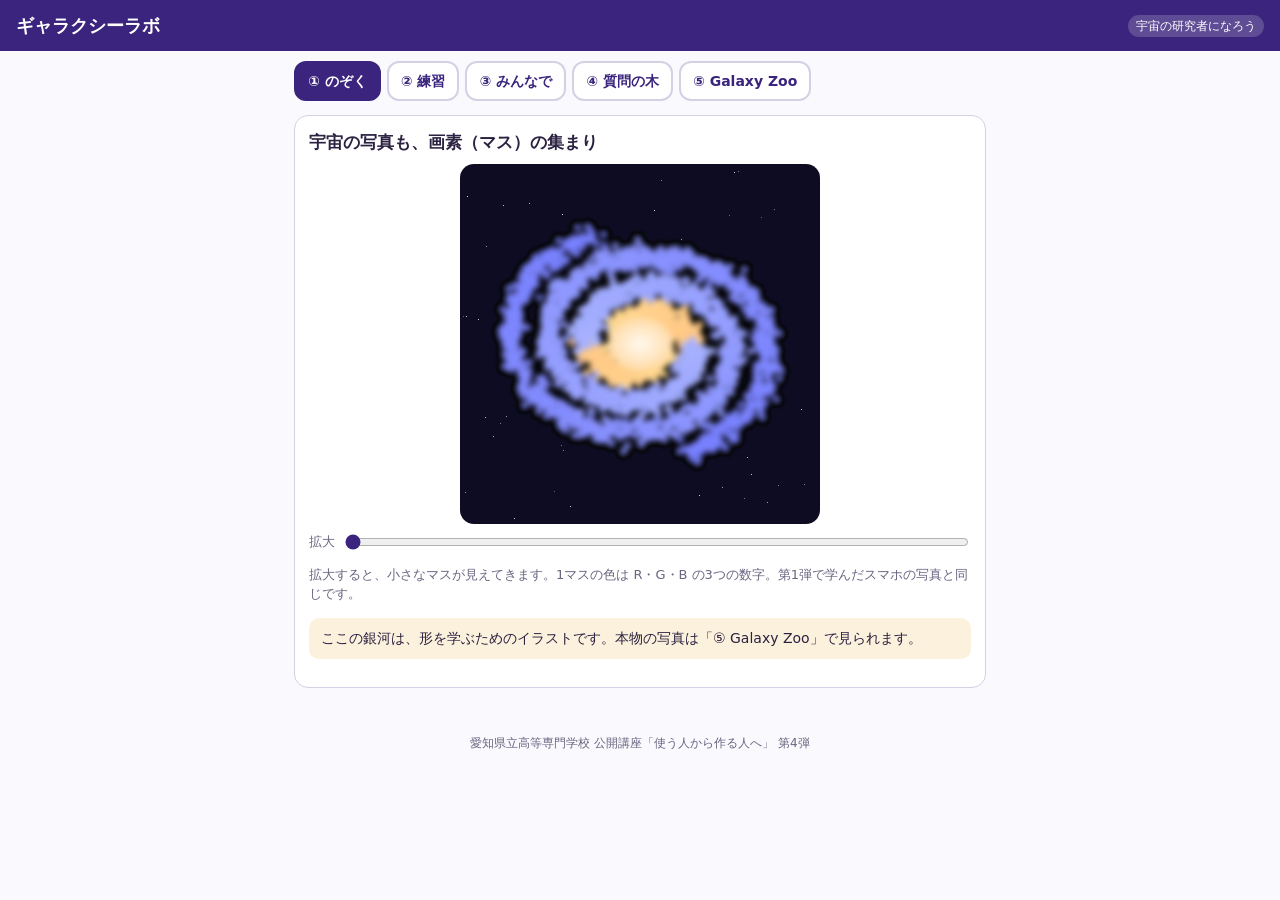
<file: apps/galaxy/index.html>
<!DOCTYPE html>
<html lang="ja">
<head>
<meta charset="utf-8">
<meta name="viewport" content="width=device-width, initial-scale=1">
<title>ギャラクシーラボ</title>
<link rel="stylesheet" href="../../common/style.css">
<style>
  .gimg { width: 100%; max-width: 360px; aspect-ratio: 1/1; border-radius: 14px; display: block; margin: 0 auto 10px; background: #0e0c22; object-fit: cover; }
  .qq { font-size: 20px; font-weight: 800; margin: 6px 0 10px; text-align: center; }
  .ans { display: grid; gap: 8px; }
  .ans button { min-height: 56px; font-size: 18px; }
  .score { font-weight: 700; }
  .node { border: 2px solid var(--rule); border-radius: 12px; padding: 8px; margin: 6px 0; background: #fff; }
  .node .br { margin: 6px 0 0 10px; padding-left: 8px; border-left: 3px solid var(--rule); }
  .node .lab { font-size: 13px; font-weight: 700; }
  .node .lab.y { color: var(--mint); } .node .lab.n { color: var(--coral); }
  .node select { font-size: 15px; padding: 6px 8px; }
  .miss { display: grid; grid-template-columns: repeat(4, 1fr); gap: 6px; }
  .miss div { font-size: 11px; text-align: center; }
  .miss img { width: 100%; border-radius: 8px; display: block; }
  .tr { width: 100%; border-collapse: collapse; font-size: 15px; } .tr td { padding: 6px; border-bottom: 1px solid var(--rule); }
  #zoomcv { width: 100%; max-width: 360px; aspect-ratio: 1/1; display: block; margin: 0 auto; border-radius: 14px; image-rendering: pixelated; }
</style>
</head>
<body>
<header class="app"><h1>ギャラクシーラボ</h1><span class="tag">宇宙の研究者になろう</span></header>
<nav class="tabs">
  <button data-tab="look" class="on">① のぞく</button>
  <button data-tab="practice">② 練習</button>
  <button data-tab="class">③ みんなで</button>
  <button data-tab="tree">④ 質問の木</button>
  <button data-tab="gz">⑤ Galaxy Zoo</button>
</nav>
<main>
  <section id="look">
    <div class="card">
      <h2>宇宙の写真も、画素（マス）の集まり</h2>
      <canvas id="zoomcv" width="360" height="360"></canvas>
      <div class="row" style="margin-top:8px"><span class="muted">拡大</span><input type="range" id="zoom" min="0" max="100" value="0" class="grow"></div>
      <p class="muted">拡大すると、小さなマスが見えてきます。1マスの色は R・G・B の3つの数字。第1弾で学んだスマホの写真と同じです。</p>
      <p class="note">ここの銀河は、形を学ぶためのイラストです。本物の写真は「⑤ Galaxy Zoo」で見られます。</p>
    </div>
  </section>

  <section id="practice" class="hidden">
    <div class="card">
      <div class="row"><span class="grow score" id="pscore">0問中 0問 正解</span><button class="ghost" id="pnext">次のカード</button></div>
      <img class="gimg" id="pimg" alt="銀河カード">
      <div class="qq" id="pq"></div>
      <div class="ans" id="pans"></div>
      <p id="pres" class="hidden"></p>
    </div>
  </section>

  <section id="class" class="hidden">
    <div class="card">
      <h2>同じ5つの銀河を、クラス全員で分類しよう</h2>
      <p>答えの割合が、スクリーンに出ます。意見が分かれた銀河はどれかな？</p>
      <a class="btn big" id="classlink" href="../vote/index.html?set=koza4">みんなで分類を始める</a>
      <p class="muted">1人の答えはまちがうこともあるけれど、何人もの答えを集めると、割合で確からしさが分かります。</p>
    </div>
  </section>

  <section id="tree" class="hidden">
    <div class="card">
      <h2>見分け方の「質問の木」を作ろう</h2>
      <p class="muted">質問を選び、「はい」「いいえ」の行き先を決めます。行き先は、次の質問か、銀河の種類です。</p>
      <div id="treebox"></div>
      <div class="row" style="margin-top:8px"><button class="mint grow" id="ttest">カード20枚でテスト</button><button class="ghost" id="treset">はじめにもどす</button></div>
    </div>
    <div class="card" id="tresult"><h2>テストの結果</h2><p class="muted">「カード20枚でテスト」を押そう。</p></div>
    <div class="card" style="text-align:center">
      <h2>となりのペアと木を交換しよう</h2>
      <div class="qrbox"><canvas id="tqr"></canvas></div>
      <p class="muted">このQRコードを読むと、同じ質問の木が開きます。</p>
    </div>
  </section>

  <section id="gz" class="hidden">
    <div class="card">
      <h2>本物の銀河を分類しよう（Galaxy Zoo）</h2>
      <p>登録しなくても、スマホのブラウザで参加できます。ログインせず、名前やメールは入れません。</p>
      <a class="btn big" href="https://www.zooniverse.org/projects/zookeeper/Galaxy-Zoo" target="_blank" rel="noopener">Galaxy Zoo を開く</a>
      <p class="muted">開いたら「Classify」をタップ。写真を見て答え、最後に「Done」で1つの分類が完了です。</p>
    </div>
    <div class="card">
      <h2>英語の対訳</h2>
      <table class="tr">
        <tr><td><b>Smooth</b></td><td>なめらかで丸い</td></tr>
        <tr><td><b>Features or Disk</b></td><td>模様や円ばんがある</td></tr>
        <tr><td><b>Star or Artifact</b></td><td>星か、写真のキズ</td></tr>
        <tr><td><b>Edge-on</b></td><td>円ばんを横から見ている</td></tr>
        <tr><td><b>Bar</b></td><td>中心に棒がある</td></tr>
        <tr><td><b>Spiral arms</b></td><td>うずの腕がある</td></tr>
        <tr><td><b>Yes ／ No</b></td><td>はい ／ いいえ</td></tr>
        <tr><td><b>Not sure</b></td><td>分からない</td></tr>
        <tr><td><b>Done</b></td><td>終わり（送る）</td></tr>
      </table>
      <p class="note">迷ったら「分からない」も大切なデータ。ふしぎな形を見つけたら、先生に知らせよう。</p>
    </div>
  </section>
</main>
<footer class="app">愛知県立高等専門学校 公開講座「使う人から作る人へ」 第4弾</footer>
<script src="../../common/qrcode.js"></script>
<script src="../../common/api.js"></script>
<script src="cards.js"></script>
<script>
(function () {
  "use strict";
  var $ = function (id) { return document.getElementById(id); };
  var CARDS = window.GALAXY_CARDS || [];
  var TYPES = ["だ円銀河", "渦巻銀河", "棒渦巻銀河", "不規則銀河", "分からない"];
  var Q = { smooth: "なめらかで丸い？", bar: "中心に棒がある？", arms: "うずの腕がある？", irregular: "形がばらばら？", bright: "中心が明るい？", blue: "青っぽい星が多い？" };

  Array.prototype.forEach.call(document.querySelectorAll(".tabs button"), function (b) {
    b.onclick = function () {
      Array.prototype.forEach.call(document.querySelectorAll(".tabs button"), function (x) { x.classList.toggle("on", x === b); });
      ["look", "practice", "class", "tree", "gz"].forEach(function (t) { $(t).classList.toggle("hidden", t !== b.getAttribute("data-tab")); });
      if (b.getAttribute("data-tab") === "tree") shareTree();
    };
  });
  // みんなで分類のリンク（部屋の設定を引きつぐ）
  var qs = new URLSearchParams(location.search), cl = new URL("../vote/index.html", location.href); cl.searchParams.set("set", "koza4");
  ["room", "api"].forEach(function (k) { if (qs.get(k)) cl.searchParams.set(k, qs.get(k)); }); $("classlink").href = cl.href;

  // ① のぞく（拡大）
  var zc = $("zoomcv"), zg = zc.getContext("2d"), zimg = new Image();
  zimg.onload = drawZoom; zimg.src = "img/vote2.png";
  function drawZoom() {
    var v = +$("zoom").value, cells = Math.round(360 / Math.pow(40, v / 100));      // 見えるマスの数（小さいほど拡大）
    var tmp = document.createElement("canvas"); tmp.width = tmp.height = Math.max(4, Math.round(cells / 1));
    var srcS = cells, sx = Math.max(0, Math.min(360 - srcS, 360 * 0.62 - srcS / 2)), sy = Math.max(0, Math.min(360 - srcS, 360 * 0.45 - srcS / 2));
    tmp.getContext("2d").drawImage(zimg, sx * zimg.width / 360, sy * zimg.height / 360, srcS * zimg.width / 360, srcS * zimg.height / 360, 0, 0, tmp.width, tmp.height);
    zg.imageSmoothingEnabled = false; zg.clearRect(0, 0, 360, 360); zg.drawImage(tmp, 0, 0, 360, 360);
    if (cells <= 24) { zg.strokeStyle = "rgba(255,255,255,.45)"; var s = 360 / tmp.width; for (var i = 0; i <= tmp.width; i++) { zg.beginPath(); zg.moveTo(i * s, 0); zg.lineTo(i * s, 360); zg.stroke(); zg.beginPath(); zg.moveTo(0, i * s); zg.lineTo(360, i * s); zg.stroke(); } }
  }
  $("zoom").oninput = drawZoom;

  // ② 練習（Galaxy Zoo と同じ順の質問）
  var order = CARDS.map(function (c, i) { return i; }).sort(function () { return Math.random() - .5; }), pi = -1, right = 0, done = 0, path = [];
  function nextCard() { pi = (pi + 1) % order.length; path = []; $("pres").classList.add("hidden"); $("pimg").src = CARDS[order[pi]].img; ask("smooth"); }
  function ask(step) {
    var opts = step === "smooth" ? [["なめらかで丸い", "smooth"], ["模様や円ばんがある", "features"], ["星か、写真のキズ", "star"]] :
               step === "bar" ? [["はい（棒がある）", "bar"], ["いいえ", "nobar"]] : [["はい（うずの腕がある）", "arms"], ["いいえ", "noarms"]];
    $("pq").textContent = step === "smooth" ? "質問1：なめらか？ それとも模様がある？" : step === "bar" ? "質問2：中心に棒がある？" : "質問3：うずの腕がある？";
    $("pans").innerHTML = opts.map(function (o, i) { return '<button class="' + ["sky", "coral", "ghost"][i] + '" data-v="' + o[1] + '">' + o[0] + "</button>"; }).join("");
    Array.prototype.forEach.call($("pans").querySelectorAll("button"), function (b) { b.onclick = function () { answer(step, b.getAttribute("data-v")); }; });
  }
  function answer(step, v) {
    path.push(v);
    if (step === "smooth") { if (v === "features") return ask("bar"); return finish(v === "smooth" ? "だ円銀河" : "星か写真のキズ"); }
    if (step === "bar") return ask("arms");
    var bar = path.indexOf("bar") >= 0, arms = v === "arms";
    finish(bar ? "棒渦巻銀河" : arms ? "渦巻銀河" : "不規則銀河");
  }
  function finish(mine) {
    var c = CARDS[order[pi]], ok = mine === c.type; done++; if (ok) right++;
    $("pans").innerHTML = ""; $("pq").textContent = "あなたの答え：" + mine;
    $("pres").classList.remove("hidden"); $("pres").className = ok ? "ok" : "warn";
    $("pres").innerHTML = (ok ? "正解！ " : "おしい！ ") + "このカードは <b>" + c.type + "</b> です。" + (ok ? "" : "<br>どの質問で迷ったかな？");
    $("pscore").textContent = done + "問中 " + right + "問 正解";
  }
  $("pnext").onclick = nextCard; nextCard();

  // ④ 質問の木
  function defTree() { return { q: "smooth", y: { t: "だ円銀河" }, n: { q: "arms", y: { t: "渦巻銀河" }, n: { t: "不規則銀河" } } }; }
  var tree = null;
  try { var h = new URLSearchParams(location.hash.slice(1)).get("tree"); if (h) tree = JSON.parse(decodeURIComponent(escape(atob(h.replace(/-/g, "+").replace(/_/g, "/"))))); } catch (e) { tree = null; }
  if (!valid(tree, 0)) { try { tree = JSON.parse(localStorage.getItem("gl_tree") || "null"); } catch (e) { tree = null; } }
  if (!valid(tree, 0)) tree = defTree();
  function valid(n, d) { if (!n || d > 5) return false; if (n.t) return TYPES.indexOf(n.t) >= 0; return !!Q[n.q] && valid(n.y, d + 1) && valid(n.n, d + 1); }
  function save() { try { localStorage.setItem("gl_tree", JSON.stringify(tree)); } catch (e) {} shareTree(); }
  function sel(options, value) { return "<select>" + options.map(function (o) { return '<option value="' + o[0] + '"' + (o[0] === value ? " selected" : "") + ">" + o[1] + "</option>"; }).join("") + "</select>"; }
  function renderNode(node, depth) {
    var d = document.createElement("div"); d.className = "node";
    d.innerHTML = '<div class="row"><b>質問</b>' + sel(Object.keys(Q).map(function (k) { return [k, Q[k]]; }), node.q) + "</div>";
    d.querySelector("select").onchange = function () { node.q = this.value; save(); };
    ["y", "n"].forEach(function (k) {
      var br = document.createElement("div"); br.className = "br";
      var child = node[k], val = child.t ? "t:" + child.t : "q";
      var opts = TYPES.map(function (t) { return ["t:" + t, "→ " + t]; }); if (depth < 3) opts.push(["q", "→ 次の質問へ"]);
      br.innerHTML = '<div class="lab ' + k + '">' + (k === "y" ? "はい" : "いいえ") + "</div>" + sel(opts, val);
      br.querySelector("select").onchange = function () {
        var v = this.value; node[k] = v === "q" ? { q: "bar", y: { t: "棒渦巻銀河" }, n: { t: "渦巻銀河" } } : { t: v.slice(2) };
        save(); renderTree();
      };
      if (!child.t) br.appendChild(renderNode(child, depth + 1));
      d.appendChild(br);
    });
    return d;
  }
  function renderTree() { $("treebox").innerHTML = ""; $("treebox").appendChild(renderNode(tree, 0)); }
  function classify(node, f) { while (!node.t) node = f[node.q] ? node.y : node.n; return node.t; }
  $("ttest").onclick = function () {
    var miss = [], ok = 0;
    CARDS.forEach(function (c) { var p = classify(tree, c.f); if (p === c.type) ok++; else miss.push({ c: c, p: p }); });
    var pct = Math.round(ok * 100 / CARDS.length);
    $("tresult").innerHTML = "<h2>テストの結果</h2><div class='bar' style='height:40px'><i style='width:" + pct + "%;background:var(--mint)'></i><b>正解率</b><span>" + ok + "/" + CARDS.length + "枚（" + pct + "%）</span></div>" +
      (miss.length ? "<p class='muted'>まちがえたカード（上：本当の種類／下：木の答え）。質問を足したり、順番を変えたりしてみよう。</p><div class='miss'>" +
        miss.map(function (m) { return "<div><img src='" + m.c.img + "'>" + m.c.type + "<br>→" + m.p + "</div>"; }).join("") + "</div>" : "<p class='ok'>全部正解！ となりのペアのカードでも試してもらおう。</p>");
  };
  $("treset").onclick = function () { tree = defTree(); save(); renderTree(); };
  function shareTree() {
    var s = btoa(unescape(encodeURIComponent(JSON.stringify(tree)))).replace(/\+/g, "-").replace(/\//g, "_").replace(/=+$/, "");
    drawQR($("tqr"), location.href.split("#")[0] + "#tree=" + s, 240);
  }
  renderTree();
})();
</script>
</body>
</html>
</file>
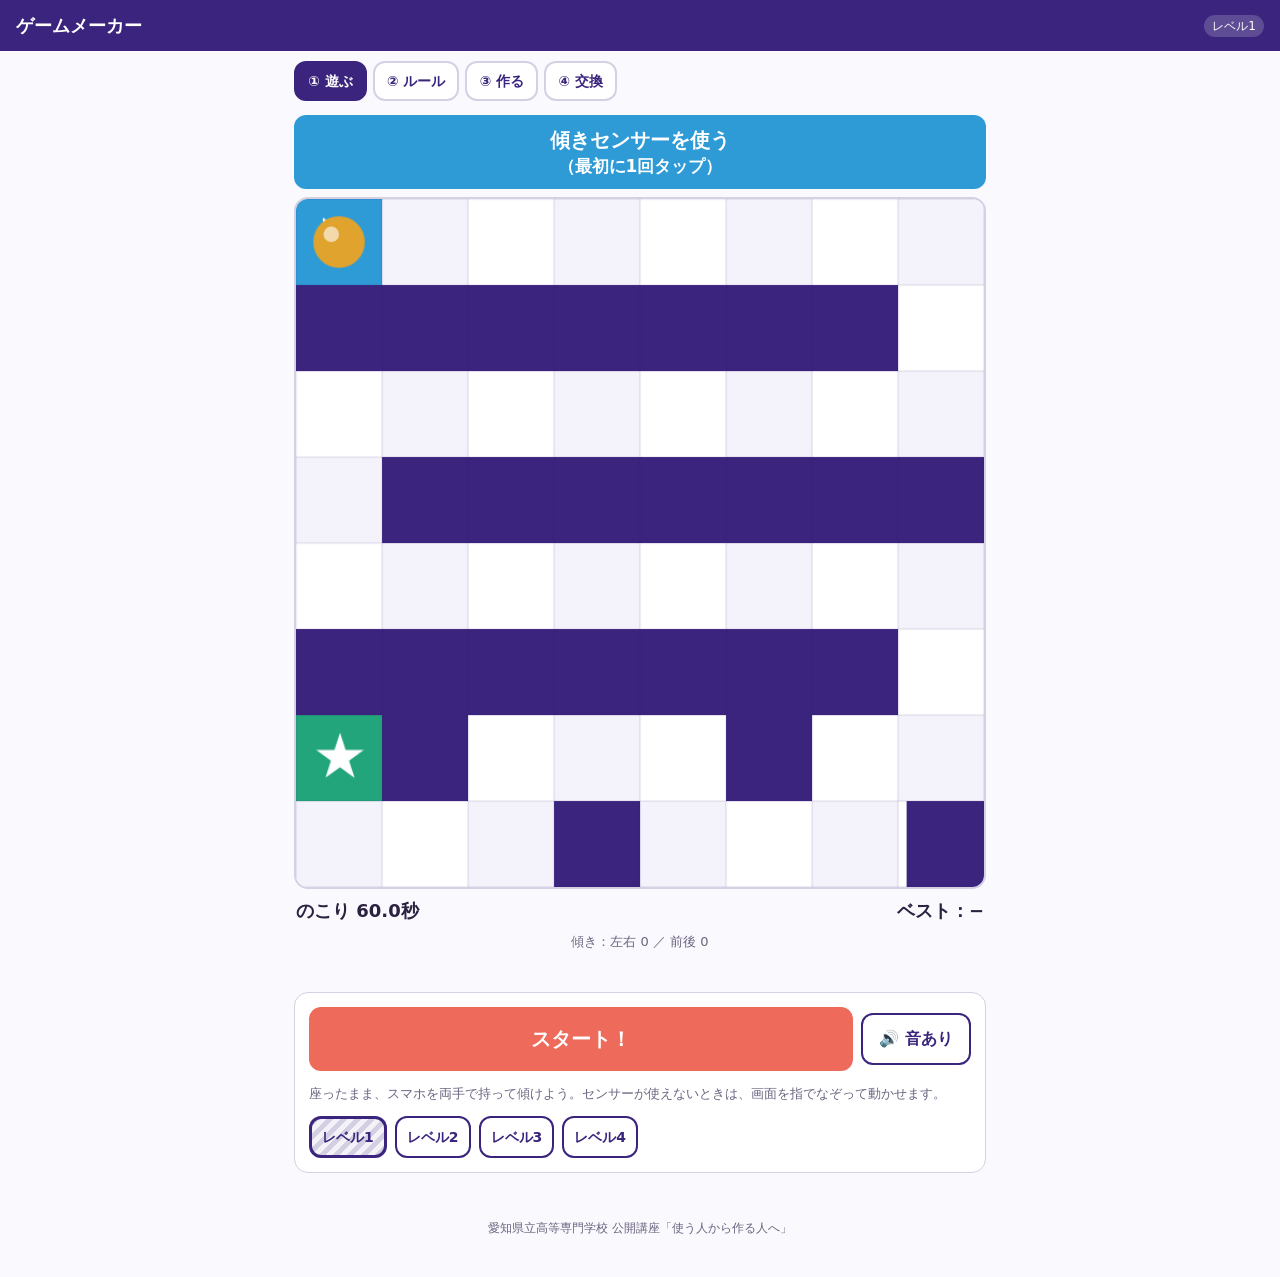
<file: apps/game/index.html>
<!DOCTYPE html>
<html lang="ja">
<head>
<meta charset="utf-8">
<meta name="viewport" content="width=device-width, initial-scale=1, maximum-scale=1, user-scalable=no">
<title>ゲームメーカー</title>
<link rel="stylesheet" href="../../common/style.css">
<style>
  #cv { width: 100%; aspect-ratio: 1/1; display: block; border-radius: 14px; background: #fff; touch-action: none; border: 2px solid var(--rule); }
  .hud { display: flex; justify-content: space-between; font-weight: 700; font-size: 18px; margin: 8px 2px; }
  .sensor { font-size: 13px; color: var(--sub); text-align: center; }
  .msg { text-align: center; font-size: 26px; font-weight: 800; min-height: 40px; }
  .tools { display: grid; grid-template-columns: repeat(5, 1fr); gap: 6px; }
  .tools button { font-size: 13px; min-height: 48px; padding: 4px; background: #fff; color: var(--ink); border: 2px solid var(--rule); flex-direction: column; gap: 0; }
  .tools button i { display: block; width: 20px; height: 20px; border-radius: 4px; margin-bottom: 2px; }
  .tools button.on { border-color: var(--pur); outline: 3px solid var(--amb); }
  .sl { display: grid; grid-template-columns: 90px 1fr 44px; gap: 8px; align-items: center; margin: 6px 0; }
  .sl b { font-size: 15px; } .sl span { font-weight: 700; text-align: right; }
  .topics button { font-size: 14px; min-height: 42px; padding: 6px 10px; }
  .grid8 { display: grid; grid-template-columns: repeat(8, 1fr); gap: 2px; font-family: ui-monospace, monospace; font-size: 16px; text-align: center; }
  .grid8 span { background: var(--pur-t); border-radius: 4px; padding: 2px 0; }
  .stages button { font-size: 14px; min-height: 42px; padding: 6px 10px; }
  /* 選んでいるレベル：網掛け（ななめの線）と太い枠 */
  .stages button.on { background: repeating-linear-gradient(135deg, rgba(58,36,125,.22) 0 5px, rgba(58,36,125,.06) 5px 10px); border-width: 3px; }
  /* 傾きセンサーのボタン：2行にして、点滅（ゆっくり明るさと光の輪が変わる）で目立たせる */
  #perm { flex-direction: column; gap: 2px; line-height: 1.3; animation: permBlink 1.2s ease-in-out infinite; }
  #perm small { display: block; font-size: .85em; }
  @keyframes permBlink {
    0%, 100% { background: var(--sky); box-shadow: 0 0 0 0 rgba(224,163,46,.9); }
    50% { background: #E0A32E; box-shadow: 0 0 0 10px rgba(224,163,46,0); }
  }
  @media (prefers-reduced-motion: reduce) { #perm { animation: none; outline: 4px solid #E0A32E; } }
</style>
</head>
<body>
<header class="app"><h1>ゲームメーカー</h1><span class="tag" id="title">傾け迷路</span></header>
<nav class="tabs">
  <button data-tab="play" class="on">① 遊ぶ</button>
  <button data-tab="rule">② ルール</button>
  <button data-tab="edit">③ 作る</button>
  <button data-tab="share">④ 交換</button>
</nav>
<main>
  <button class="big sky" id="perm">傾きセンサーを使う<small>（最初に1回タップ）</small></button>
  <div style="height:8px"></div>
  <canvas id="cv" width="640" height="640"></canvas>
  <div class="hud"><span id="tm">のこり 30.0秒</span><span id="best">ベスト：−</span></div>
  <div class="sensor" id="sensor">傾き：左右 0 ／ 前後 0</div>
  <div class="msg" id="msg"></div>

  <section id="play">
    <div class="card">
      <div class="row"><button class="big coral grow" id="go">スタート！</button><button class="ghost" id="snd" style="min-width:96px">🔊 音あり</button></div>
      <p class="muted">座ったまま、スマホを両手で持って傾けよう。センサーが使えないときは、画面を指でなぞって動かせます。</p>
      <div class="row stages" id="stages"></div>
    </div>
  </section>

  <section id="rule" class="hidden">
    <div class="card">
      <h2>ルールの数字を変えてみよう</h2>
      <div class="sl"><b>重力</b><input type="range" id="rg" min="0" max="10" value="5"><span id="vg">5</span></div>
      <div class="sl"><b>速さの上限</b><input type="range" id="rv" min="1" max="10" value="6"><span id="vv">6</span></div>
      <div class="sl"><b>制限時間</b><input type="range" id="rt" min="5" max="90" step="5" value="30"><span id="vt">30</span></div>
      <p class="note">数字を入れておく「箱」を、変数といいます。変えたら、すぐに遊んで確かめよう。</p>
      <p class="muted">お題に合うように、数字を変えてみよう</p>
      <div class="row topics">
        <button class="ghost" data-p="1,4,40">ふわふわ迷路</button><button class="ghost" data-p="6,10,30">スピード迷路</button><button class="ghost" data-p="5,6,10">あせる迷路</button>
      </div>
    </div>
  </section>

  <section id="edit" class="hidden">
    <div class="card">
      <h2>ステージを作ろう（8×8マス）</h2>
      <div class="tools" id="tools">
        <button data-c="1" class="on"><i style="background:#3A247D"></i>かべ</button>
        <button data-c="2"><i style="background:#2E9BD6"></i>スタート</button>
        <button data-c="3"><i style="background:#22A57A"></i>ゴール</button>
        <button data-c="4"><i style="background:#EE6A5B"></i>ワナ</button>
        <button data-c="0"><i style="background:#fff;border:1px solid #ccc"></i>消す</button>
      </div>
      <p class="muted">マスをタップして置きます。▶がスタート、★がゴール。ワナにふれるとスタートにもどります。</p>
      <div class="row topics" style="margin:6px 0">
        <span class="muted">お題：</span><button class="ghost" data-t="うずまき迷路">うずまき迷路</button><button class="ghost" data-t="ワナだらけ迷路">ワナだらけ迷路</button><button class="ghost" data-t="一本道？迷路">一本道？迷路</button>
      </div>
      <input type="text" id="sname" maxlength="16" placeholder="ステージの名前（本名は入れない）">
      <div style="height:8px"></div>
      <div class="row"><button class="mint grow" id="test">テストプレイ</button><button class="ghost" id="clear">全部消す</button></div>
      <p class="muted" id="emsg">自分で1回クリアできたら完成です。</p>
    </div>
    <div class="card">
      <h2>ステージは「データ」でできている</h2>
      <div class="grid8" id="data"></div>
      <p class="muted">0＝空き　1＝かべ　2＝スタート　3＝ゴール　4＝ワナ</p>
    </div>
  </section>

  <section id="share" class="hidden">
    <div class="card" style="text-align:center">
      <h2>QRコードで交換しよう</h2>
      <p class="muted">友達がこのQRコードをカメラで読むと、同じステージで遊べます。サーバーには保存しません。</p>
      <div class="qrbox"><canvas id="qr"></canvas></div>
      <p class="muted" id="qmsg"></p>
      <p class="note" style="text-align:left">QRコードに入れるのは、ステージのデータ（64マスの数字・ルールの数字・ステージの名前）だけ。本名・学校名・写真は入れません。</p>
    </div>
    <div class="card">
      <h2>遊んでもらったら、感想を伝えよう</h2>
      <p>① よかったところは？　② むずかしかったところは？　③ こうしたら、もっと楽しくなる！</p>
    </div>
  </section>
</main>
<footer class="app">愛知県立高等専門学校 公開講座「使う人から作る人へ」</footer>
<script src="../../common/qrcode.js"></script>
<script src="../../common/api.js"></script>
<script>
(function () {
  "use strict";
  var $ = function (id) { return document.getElementById(id); };
  var N = 8, cv = $("cv"), g = cv.getContext("2d"), CS = cv.width / N;
  var SAMPLES = [
    // レベル1：長いじぐざぐ道（ワナなし）。最後は下の段をぬってゴールへ。だれでも1分以内にクリアできるように制限時間は60秒
    { name: "レベル1", g: 5, v: 6, t: 60, m: "2000000011111110000000000111111100000000111111103100010000010001", parts: { "7,7": [.1, 0, .9, 1] } },
    // レベル2：曲がり角の先の通路に「行き止まりのワナ」。勢いよく行き過ぎるとワナ。手前でブレーキをかけて曲がる
    { name: "レベル2", g: 6, v: 7, t: 35, m: "2000004111111011140000111101141111000004114111014000000113111141" },
    // レベル3：道がいくつもある広い迷路。通路の中のワナをよけながら進む
    { name: "レベル3", g: 6, v: 7, t: 35, m: "2000400001110110000000400141011000040004010101104000000001414003" },
    // レベル4：ワナが多い広い迷路。ゴールは下の段の、かべにはさまれた所。上からまっすぐ入る
    { name: "レベル4", g: 6, v: 7, t: 35, m: "2000400001110110000000400111011400040000411110100000000041310404" }
  ];
  // ---- 効果音（音のファイルは使わず、その場で「ド・ミ・ソ」などの音を作る） ----
  var AC = null, soundOn = true, lastBump = 0;
  try { soundOn = localStorage.getItem("gm_sound") !== "0"; } catch (e) {}
  function ac() {
    if (!AC) { var C = window.AudioContext || window.webkitAudioContext; if (!C) return null; AC = new C(); }
    if (AC.state === "suspended") AC.resume();
    return AC;
  }
  function tone(freq, t0, dur, type, vol) {
    var a = ac(); if (!a || !soundOn) return;
    var o = a.createOscillator(), v = a.createGain(), s = a.currentTime + t0;
    o.type = type || "sine"; o.frequency.value = freq;
    v.gain.setValueAtTime(0.0001, s); v.gain.exponentialRampToValueAtTime(vol || 0.15, s + 0.01); v.gain.exponentialRampToValueAtTime(0.0001, s + dur);
    o.connect(v); v.connect(a.destination); o.start(s); o.stop(s + dur + 0.03);
  }
  var SND = {
    start: function () { tone(660, 0, 0.1, "square", 0.06); tone(880, 0.1, 0.12, "square", 0.06); },
    clear: function () { [523, 659, 784, 1047].forEach(function (f, i) { tone(f, i * 0.11, 0.2, "triangle", 0.18); }); },
    trap: function () { tone(330, 0, 0.12, "sawtooth", 0.08); tone(196, 0.12, 0.3, "sawtooth", 0.08); },
    timeup: function () { tone(392, 0, 0.2, "square", 0.07); tone(262, 0.22, 0.4, "square", 0.07); },
    bump: function () { var n = performance.now(); if (n - lastBump > 150) { lastBump = n; tone(150, 0, 0.06, "sine", 0.12); } }
  };
  function sndLabel() { $("snd").textContent = soundOn ? "🔊 音あり" : "🔇 音なし"; }
  var stage = null, editing = null, rules = { g: 5, v: 6, t: 30 }, tool = 1, clearedEdit = false;
  var ball = null, run = false, last = 0, left = 0, tilt = { x: 0, y: 0 }, touchTilt = null, fromEdit = false;

  // ---- タブ ----
  function tab(name) {
    Array.prototype.forEach.call(document.querySelectorAll(".tabs button"), function (x) { x.classList.toggle("on", x.getAttribute("data-tab") === name); });
    ["play", "rule", "edit", "share"].forEach(function (t) { $(t).classList.toggle("hidden", t !== name); });
    if (name === "edit") { stopGame(); draw(); showData(); }
    if (name === "share") makeQR();
  }
  Array.prototype.forEach.call(document.querySelectorAll(".tabs button"), function (b) { b.onclick = function () { tab(b.getAttribute("data-tab")); }; });

  // ---- ステージのデータ ----
  function parse(m) { var a = []; for (var i = 0; i < N * N; i++) a.push(+(m[i] || 0)); return a; }
  function load(s) { stopGame(); stage = { name: s.name, map: parse(s.m), parts: s.parts || {} }; markStage(s.name); rules = { g: s.g, v: s.v, t: s.t }; syncRules(); $("title").textContent = s.name; resetBall(); draw(); bestShow(); }
  function partsText(p) { return Object.keys(p || {}).map(function (k) { return k + ":" + p[k].join(","); }).join(";"); }
  function partsParse(t) {
    var p = {}; (t || "").split(";").forEach(function (u) { var a = u.split(":"); if (a.length !== 2 || !/^[0-7],[0-7]$/.test(a[0])) return;
      var v = a[1].split(",").map(Number); if (v.length === 4 && v.every(function (n) { return isFinite(n) && n >= 0 && n <= 1; })) p[a[0]] = v; });
    return p;
  }
  function encode(name, map, parts) { var pt = partsText(parts); return "#s=" + map.join("") + (pt ? "&p=" + pt : "") + "&g=" + rules.g + "&v=" + rules.v + "&t=" + rules.t + "&n=" + encodeURIComponent(name || "なまえなし"); }
  function fromHash() {
    var h = new URLSearchParams(location.hash.slice(1)); var m = h.get("s");
    if (!m || !/^[0-4]{64}$/.test(m)) return null;
    return { name: "友達のステージ：" + (h.get("n") || ""), m: m, parts: partsParse(h.get("p")), g: clamp(+h.get("g"), 0, 10, 5), v: clamp(+h.get("v"), 1, 10, 6), t: clamp(+h.get("t"), 5, 90, 30) };
  }
  function clamp(x, a, b, d) { return isFinite(x) ? Math.max(a, Math.min(b, x)) : d; }
  function markStage(name) { Array.prototype.forEach.call($("stages").querySelectorAll("button"), function (x) { x.classList.toggle("on", x.textContent === name); }); }
  SAMPLES.forEach(function (s) { var b = document.createElement("button"); b.className = "ghost"; b.textContent = s.name; b.onclick = function () { fromEdit = false; load(s); $("msg").textContent = ""; }; $("stages").appendChild(b); });

  // ---- ルール ----
  function syncRules() { $("rg").value = rules.g; $("rv").value = rules.v; $("rt").value = rules.t; $("vg").textContent = rules.g; $("vv").textContent = rules.v; $("vt").textContent = rules.t; left = rules.t; hud(); }
  ["g", "v", "t"].forEach(function (k) { $("r" + k).oninput = function () { rules[k] = +this.value; $("v" + k).textContent = this.value; if (k === "t") { left = rules.t; hud(); } }; });
  Array.prototype.forEach.call(document.querySelectorAll("[data-p]"), function (b) {
    b.onclick = function () { var p = b.getAttribute("data-p").split(","); rules = { g: +p[0], v: +p[1], t: +p[2] }; syncRules(); $("msg").textContent = b.textContent + "のルールにしました"; };
  });

  // ---- 傾きセンサー ----
  function onTilt(e) {
    var gx = e.gamma || 0, by = e.beta || 0;           // 左右（gamma）と前後（beta）
    tilt.x = Math.max(-30, Math.min(30, gx)) / 30; tilt.y = Math.max(-30, Math.min(30, by - 20)) / 30;   // 少し手前に傾けて持つのを「水平」とみなす
    $("sensor").textContent = "傾き：左右 " + Math.round(gx) + " ／ 前後 " + Math.round(by) + "（センサーの数字）";
  }
  $("perm").onclick = function () {
    var D = window.DeviceOrientationEvent;
    if (D && typeof D.requestPermission === "function") {
      D.requestPermission().then(function (s) { if (s === "granted") { window.addEventListener("deviceorientation", onTilt); $("perm").classList.add("hidden"); } else $("msg").textContent = "センサーが使えません。指で動かしてね"; })
        .catch(function () { $("msg").textContent = "センサーが使えません。指で動かしてね"; });
    } else if (D) { window.addEventListener("deviceorientation", onTilt); $("perm").classList.add("hidden"); }
    else $("msg").textContent = "このブラウザはセンサーが使えません。指で動かしてね";
  };
  // 指で動かす（センサーの代わり）
  var tp = null;
  cv.addEventListener("pointerdown", function (e) {
    if (!$("edit").classList.contains("hidden") && !run) { editTap(e); return; }
    tp = rel(e); touchTilt = { x: 0, y: 0 }; cv.setPointerCapture(e.pointerId);
  });
  cv.addEventListener("pointermove", function (e) { if (!tp) return; var p = rel(e); touchTilt = { x: Math.max(-1, Math.min(1, (p.x - tp.x) / 120)), y: Math.max(-1, Math.min(1, (p.y - tp.y) / 120)) }; });
  function endTouch() { tp = null; touchTilt = null; }
  cv.addEventListener("pointerup", endTouch); cv.addEventListener("pointercancel", endTouch);
  var keys = {};
  window.addEventListener("keydown", function (e) { keys[e.key] = 1; }); window.addEventListener("keyup", function (e) { delete keys[e.key]; });
  function rel(e) { var r = cv.getBoundingClientRect(); return { x: (e.clientX - r.left) * cv.width / r.width, y: (e.clientY - r.top) * cv.height / r.height }; }

  // ---- ゲーム ----
  function findCell(code) { var i = stage.map.indexOf(code); return i < 0 ? null : { x: i % N, y: Math.floor(i / N) }; }
  function resetBall() { var s = findCell(2) || { x: 0, y: 0 }; ball = { x: s.x + .5, y: s.y + .5, vx: 0, vy: 0, r: .3 }; }
  function cell(x, y) { if (x < 0 || y < 0 || x >= N || y >= N) return 1; return stage.map[y * N + x]; }
  // そのマスで、かべ・ワナがある四角（へこみがあれば一部だけ）
  function box(cx, cy) { var p = stage && stage.parts && stage.parts[cx + "," + cy]; return p ? [cx + p[0], cy + p[1], p[2], p[3]] : [cx, cy, 1, 1]; }
  function inBox(x, y, b) { return x >= b[0] && x < b[0] + b[2] && y >= b[1] && y < b[1] + b[3]; }
  function hitWall(x, y, r) {
    for (var cy = Math.floor(y - r); cy <= Math.floor(y + r); cy++) for (var cx = Math.floor(x - r); cx <= Math.floor(x + r); cx++) {
      if (cell(cx, cy) !== 1) continue;
      var b = box(cx, cy);
      var nx = Math.max(b[0], Math.min(x, b[0] + b[2])), ny = Math.max(b[1], Math.min(y, b[1] + b[3]));
      if ((nx - x) * (nx - x) + (ny - y) * (ny - y) < r * r) return true;
    }
    return false;
  }
  function hud() { $("tm").textContent = "のこり " + Math.max(0, left).toFixed(1) + "秒"; }
  function bestKey() { return "gm_best_" + (stage ? stage.map.join("") + partsText(stage.parts) : "") + rules.g + rules.v + rules.t; }
  function bestShow() { var b = null; try { b = localStorage.getItem(bestKey()); } catch (e) {} $("best").textContent = "ベスト：" + (b ? (+b).toFixed(1) + "秒" : "−"); }
  function startGame() { if (!stage) return; resetBall(); left = rules.t; run = true; last = performance.now(); $("msg").textContent = ""; SND.start(); requestAnimationFrame(step); }
  function stopGame() { run = false; }
  $("go").onclick = function () { fromEdit = false; startGame(); };
  $("snd").onclick = function () { soundOn = !soundOn; try { localStorage.setItem("gm_sound", soundOn ? "1" : "0"); } catch (e) {} sndLabel(); if (soundOn) tone(660, 0, 0.1, "square", 0.06); };
  function step(now) {
    if (!run) return;
    var dt = Math.min(0.05, (now - last) / 1000); last = now;
    var t = touchTilt || tilt;
    if (keys.ArrowLeft || keys.ArrowRight || keys.ArrowUp || keys.ArrowDown) t = { x: (keys.ArrowRight ? 1 : 0) - (keys.ArrowLeft ? 1 : 0), y: (keys.ArrowDown ? 1 : 0) - (keys.ArrowUp ? 1 : 0) };
    var acc = rules.g * 2.2, vmax = rules.v * 0.9;
    ball.vx = (ball.vx + t.x * acc * dt) * 0.985; ball.vy = (ball.vy + t.y * acc * dt) * 0.985;
    var sp = Math.hypot(ball.vx, ball.vy); if (sp > vmax) { ball.vx *= vmax / sp; ball.vy *= vmax / sp; }
    // もし かべに当たったら、止める（x と y を別々に調べる）
    // もし かべに強く当たったら、「コツッ」と鳴らす
    var nx = ball.x + ball.vx * dt; if (hitWall(nx, ball.y, ball.r)) { if (Math.abs(ball.vx) > 1.5) SND.bump(); ball.vx = 0; } else ball.x = nx;
    var ny = ball.y + ball.vy * dt; if (hitWall(ball.x, ny, ball.r)) { if (Math.abs(ball.vy) > 1.5) SND.bump(); ball.vy = 0; } else ball.y = ny;
    var c = cell(Math.floor(ball.x), Math.floor(ball.y));
    if (c === 4 && inBox(ball.x, ball.y, box(Math.floor(ball.x), Math.floor(ball.y)))) { resetBall(); SND.trap(); $("msg").textContent = "ワナ！ スタートにもどる"; }
    left -= dt; hud(); draw();
    if (c === 3) {
      run = false; SND.clear(); var tm = rules.t - left; $("msg").textContent = "クリア！ " + tm.toFixed(1) + "秒";
      try { var k = bestKey(), b = +localStorage.getItem(k); if (!b || tm < b) localStorage.setItem(k, tm.toFixed(2)); } catch (e) {}
      bestShow();
      if (fromEdit) { clearedEdit = true; $("emsg").textContent = "完成！「④ 交換」でQRコードにしよう。"; $("emsg").className = "ok"; }
      return;
    }
    if (left <= 0) { run = false; SND.timeup(); $("msg").textContent = "タイムアップ"; return; }
    requestAnimationFrame(step);
  }
  var COL = { 1: "#3A247D", 2: "#2E9BD6", 3: "#22A57A", 4: "#EE6A5B" };
  function draw() {
    var m = (!$("edit").classList.contains("hidden") && !run && editing) ? editing : (stage && stage.map);
    g.clearRect(0, 0, cv.width, cv.height);
    if (!m) return;
    for (var y = 0; y < N; y++) for (var x = 0; x < N; x++) {
      var c = m[y * N + x], b = (m === (stage && stage.map) && (c === 1 || c === 4)) ? box(x, y) : [x, y, 1, 1];
      g.fillStyle = ((x + y) % 2) ? "#F4F2FA" : "#FFFFFF"; g.fillRect(x * CS, y * CS, CS, CS);
      if (c) { g.fillStyle = COL[c]; g.fillRect(b[0] * CS, b[1] * CS, b[2] * CS, b[3] * CS); }
      var mx = (b[0] + b[2] / 2) * CS, my = (b[1] + b[3] / 2) * CS;
      if (c === 3 || c === 2) { g.fillStyle = "#fff"; g.font = "bold " + (CS * .55) + "px sans-serif"; g.textAlign = "center"; g.textBaseline = "middle"; g.fillText(c === 3 ? "★" : "▶", mx, my + 2); }
      if (c === 4) { g.fillStyle = "#fff"; g.font = "bold " + (CS * .5) + "px sans-serif"; g.textAlign = "center"; g.textBaseline = "middle"; g.fillText("×", mx, my); }
    }
    g.strokeStyle = "rgba(58,36,125,.15)"; g.lineWidth = 1;
    for (var i = 0; i <= N; i++) { g.beginPath(); g.moveTo(i * CS, 0); g.lineTo(i * CS, cv.height); g.stroke(); g.beginPath(); g.moveTo(0, i * CS); g.lineTo(cv.width, i * CS); g.stroke(); }
    if (ball && (run || $("edit").classList.contains("hidden"))) {
      g.fillStyle = "#E0A32E"; g.beginPath(); g.arc(ball.x * CS, ball.y * CS, ball.r * CS, 0, 7); g.fill();
      g.fillStyle = "rgba(255,255,255,.6)"; g.beginPath(); g.arc(ball.x * CS - ball.r * CS * .3, ball.y * CS - ball.r * CS * .3, ball.r * CS * .3, 0, 7); g.fill();
    }
  }

  // ---- ステージを作る ----
  editing = new Array(N * N).fill(0); editing[0] = 2; editing[N * N - 1] = 3;
  Array.prototype.forEach.call($("tools").querySelectorAll("button"), function (b) {
    b.onclick = function () { tool = +b.getAttribute("data-c"); Array.prototype.forEach.call($("tools").querySelectorAll("button"), function (x) { x.classList.toggle("on", x === b); }); };
  });
  Array.prototype.forEach.call(document.querySelectorAll("[data-t]"), function (b) { b.onclick = function () { $("sname").value = b.getAttribute("data-t"); }; });
  function editTap(e) {
    var p = rel(e), x = Math.floor(p.x / CS), y = Math.floor(p.y / CS); if (x < 0 || y < 0 || x >= N || y >= N) return;
    var i = y * N + x;
    if (tool === 2 || tool === 3) { var j = editing.indexOf(tool); if (j >= 0) editing[j] = 0; editing[i] = tool; }
    else if (tool === 1) editing[i] = editing[i] === 1 ? 0 : 1;
    else editing[i] = tool;
    clearedEdit = false; $("emsg").className = "muted"; $("emsg").textContent = "自分で1回クリアできたら完成です。";
    draw(); showData();
  }
  function showData() { $("data").innerHTML = editing.map(function (c) { return "<span>" + c + "</span>"; }).join(""); }
  function pathOK(m) {
    var s = m.indexOf(2), t = m.indexOf(3); if (s < 0 || t < 0) return false;
    var seen = {}, q = [s]; seen[s] = 1;
    while (q.length) { var i = q.shift(); if (i === t) return true; var x = i % N, y = Math.floor(i / N);
      [[1, 0], [-1, 0], [0, 1], [0, -1]].forEach(function (d) { var X = x + d[0], Y = y + d[1], j = Y * N + X; if (X >= 0 && Y >= 0 && X < N && Y < N && !seen[j] && m[j] !== 1 && m[j] !== 4) { seen[j] = 1; q.push(j); } }); }
    return false;
  }
  $("test").onclick = function () {
    if (editing.indexOf(2) < 0 || editing.indexOf(3) < 0) { $("emsg").className = "warn"; $("emsg").textContent = "スタートとゴールを置いてね。"; return; }
    if (!pathOK(editing)) { $("emsg").className = "warn"; $("emsg").textContent = "スタートからゴールまでの道がありません。かべを直そう。"; return; }
    stage = { name: $("sname").value || "わたしのステージ", map: editing.slice() }; $("title").textContent = stage.name; markStage("");
    fromEdit = true; tab("play"); startGame();
  };
  $("clear").onclick = function () { editing = new Array(N * N).fill(0); clearedEdit = false; draw(); showData(); };

  // ---- 交換（QRコード） ----
  function makeQR() {
    var m = clearedEdit ? editing : (stage ? stage.map : editing);
    var name = clearedEdit ? ($("sname").value || "わたしのステージ") : (stage ? stage.name.replace(/^友達のステージ：/, "") : "");
    var url = location.href.split("#")[0] + encode(name, m, clearedEdit ? null : (stage && stage.parts));
    drawQR($("qr"), url, 280);
    $("qmsg").textContent = clearedEdit ? "あなたのステージ「" + name + "」" : "いま遊んでいるステージです（作ったステージは、テストプレイでクリアするとここに出ます）";
  }

  // ---- はじめ ----
  sndLabel();
  var h = fromHash(); load(h || SAMPLES[0]);
  if (h) $("msg").textContent = "友達のステージが届きました！ スタートを押そう";
  window.addEventListener("hashchange", function () { var x = fromHash(); if (x) { load(x); tab("play"); } });
  showData();
})();
</script>
</body>
</html>
</file>
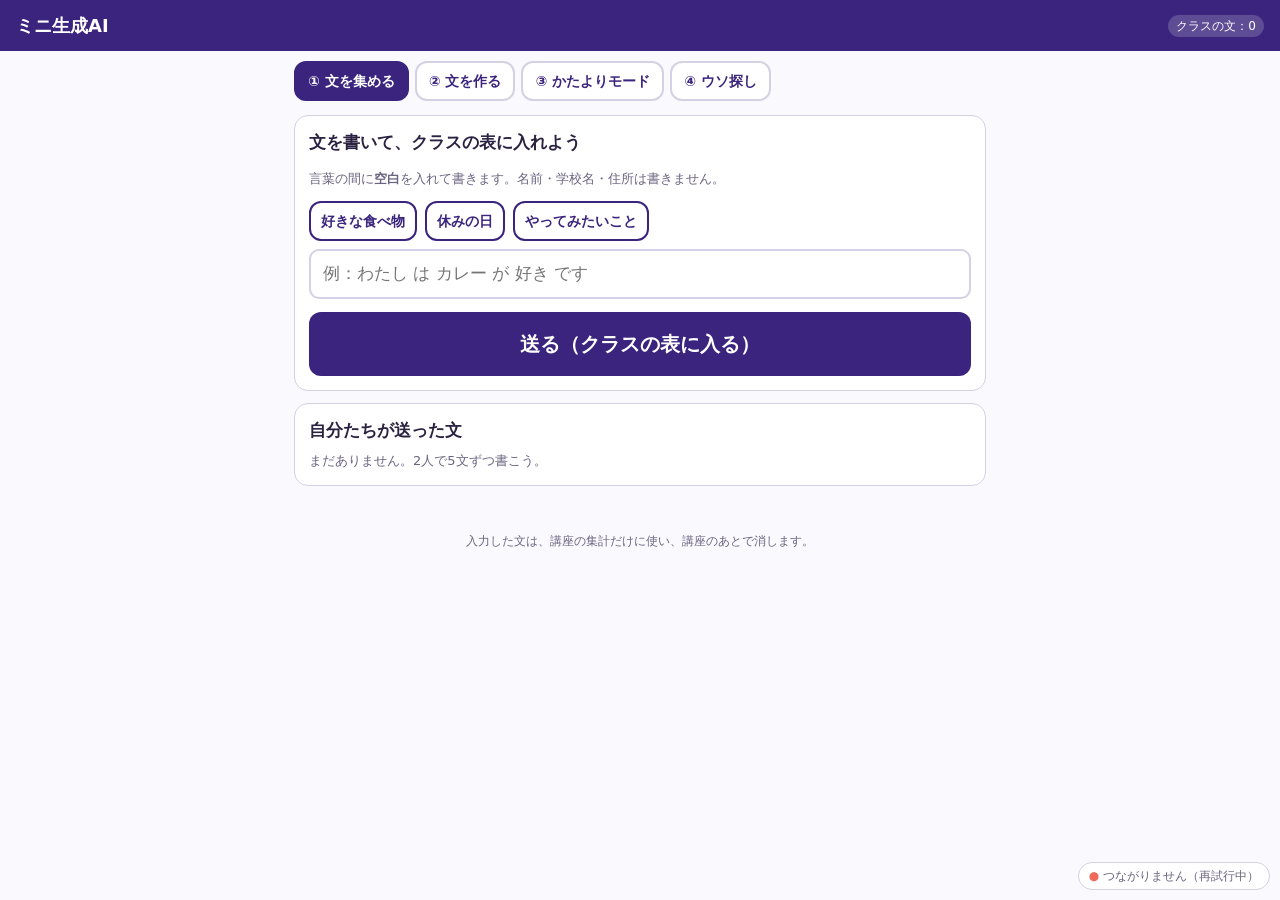
<file: apps/minigpt/index.html>
<!DOCTYPE html>
<html lang="ja">
<head>
<meta charset="utf-8">
<meta name="viewport" content="width=device-width, initial-scale=1">
<title>ミニ生成AI</title>
<link rel="stylesheet" href="../../common/style.css">
<style>
  .gen { font-size: 22px; font-weight: 700; background: var(--amb-t); border-radius: 12px; padding: 16px; min-height: 80px; letter-spacing: .02em; }
  .gen .w { display: inline-block; animation: pop .25s ease-out both; margin-right: 6px; }
  @keyframes pop { from { opacity: 0; transform: translateY(6px); } to { opacity: 1; transform: none; } }
  .hist div { padding: 8px 10px; border-bottom: 1px solid var(--rule); display: flex; gap: 8px; align-items: center; }
  .hist div span { flex: 1; }
  .hist button { min-height: 36px; padding: 4px 10px; font-size: 13px; }
  .topic button { font-size: 14px; min-height: 40px; padding: 6px 10px; }
  .mylist div { padding: 6px 0; border-bottom: 1px dashed var(--rule); }
  .seg { display: flex; gap: 6px; }
  .seg button { flex: 1; font-size: 14px; min-height: 42px; padding: 4px; background: #fff; color: var(--pur); border: 2px solid var(--rule); }
  .seg button.on { background: var(--pur); color: #fff; border-color: var(--pur); }
  .tbl { width: 100%; border-collapse: collapse; font-size: 15px; }
  .tbl td { padding: 4px 6px; border-bottom: 1px solid var(--rule); }
  .uso { border-bottom: 1px solid var(--rule); padding: 10px 0; }
  .uso .s { font-size: 18px; font-weight: 700; margin-bottom: 6px; }
  .uso .row button { min-height: 40px; font-size: 15px; padding: 6px 12px; }
  .uso select { font-size: 15px; padding: 6px; margin-top: 6px; }
</style>
</head>
<body>
<header class="app"><h1>ミニ生成AI</h1><span class="tag" id="cnt">クラスの文：0</span></header>
<nav class="tabs">
  <button data-tab="collect" class="on">① 文を集める</button>
  <button data-tab="make">② 文を作る</button>
  <button data-tab="bias">③ かたよりモード</button>
  <button data-tab="uso">④ ウソ探し</button>
</nav>
<main>
  <!-- ① 文を集める -->
  <section id="collect">
    <div class="card">
      <h2>文を書いて、クラスの表に入れよう</h2>
      <p class="muted">言葉の間に<b>空白</b>を入れて書きます。名前・学校名・住所は書きません。</p>
      <div class="row topic" style="margin-bottom:8px">
        <button class="ghost" data-t="わたし は ">好きな食べ物</button>
        <button class="ghost" data-t="休み の 日 は ">休みの日</button>
        <button class="ghost" data-t="将来 は ">やってみたいこと</button>
      </div>
      <input type="text" id="sin" placeholder="例：わたし は カレー が 好き です" maxlength="60" autocomplete="off">
      <p id="smsg" class="muted"></p>
      <button class="big" id="send">送る（クラスの表に入る）</button>
    </div>
    <div class="card">
      <h2>自分たちが送った文</h2>
      <div id="mylist" class="mylist muted">まだありません。2人で5文ずつ書こう。</div>
    </div>
  </section>

  <!-- ② 文を作る -->
  <section id="make" class="hidden">
    <div class="card">
      <h2>ミニ生成AIに文を作らせよう</h2>
      <p class="muted">学ぶ文</p>
      <div class="seg" id="src"><button class="on" data-v="all">クラス全員の文</button><button data-v="mine">自分たちの文だけ</button></div>
      <p class="muted" style="margin-top:10px">前の言葉を何語見る？</p>
      <div class="seg" id="kk"><button data-v="1">1語</button><button class="on" data-v="2">2語</button><button data-v="3">3語</button></div>
      <p class="muted" style="margin-top:10px">最初の言葉</p>
      <select id="start"></select>
      <div style="height:10px"></div>
      <div class="gen" id="gen">「文を作る！」をタップしよう</div>
      <div style="height:10px"></div>
      <button class="big amb" id="go">文を作る！</button>
      <p class="muted">タップするたびに、ちがう文ができます。いちばん面白い文を「先生に送る」で送ろう。</p>
    </div>
    <div class="card">
      <h2>つながり表（いまの最初の言葉の次）</h2>
      <table class="tbl" id="tbl"></table>
    </div>
    <div class="card"><h2>作った文</h2><div class="hist" id="hist"></div></div>
  </section>

  <!-- ③ かたよりモード -->
  <section id="bias" class="hidden">
    <div class="card">
      <h2>わざと、かたよったデータで学ばせよう</h2>
      <p class="muted">ふくむ言葉の文だけで、つながり表を作り直します。</p>
      <div class="row"><input type="text" id="kw" value="カレー" class="grow" style="width:auto"><span class="muted" id="bcnt"></span></div>
      <p class="muted" style="margin-top:10px">最初の言葉（ほかの話から始めてみよう）</p>
      <select id="bstart"></select>
      <div style="height:10px"></div>
      <div class="gen" id="bgen">「かたよったAIで作る」をタップしよう</div>
      <div style="height:10px"></div>
      <button class="big coral" id="bgo">かたよったAIで作る</button>
      <p class="note">何を始めても、同じような話になるかな？　かたよったデータで学ぶと、かたよった答えしか出ません。</p>
    </div>
  </section>

  <!-- ④ ウソ探し -->
  <section id="uso" class="hidden">
    <div class="card">
      <h2>ウソ探し：ほんとう？ ウソ？</h2>
      <p class="muted">ミニ生成AIが作った文です。1文ずつ判定しよう。ウソだと思ったら、理由も選ぼう。</p>
      <div id="usolist" class="muted">先生が文を出すまで待ってね。</div>
    </div>
  </section>
</main>
<footer class="app">入力した文は、講座の集計だけに使い、講座のあとで消します。</footer>
<script src="../../common/config.js"></script>
<script src="../../common/api.js"></script>
<script src="model.js"></script>
<script>
(function () {
  var $ = function (id) { return document.getElementById(id); };
  var all = [], mine = [], useSrc = "all", K = 2, history = [];
  try { mine = JSON.parse(localStorage.getItem("mg_mine_" + KozaAPI.room) || "[]"); } catch (e) {}

  // タブ
  Array.prototype.forEach.call(document.querySelectorAll(".tabs button"), function (b) {
    b.onclick = function () {
      Array.prototype.forEach.call(document.querySelectorAll(".tabs button"), function (x) { x.classList.toggle("on", x === b); });
      ["collect", "make", "bias", "uso"].forEach(function (t) { $(t).classList.toggle("hidden", t !== b.getAttribute("data-tab")); });
      if (b.getAttribute("data-tab") !== "collect") refreshStarts();
    };
  });
  function seg(id, fn) {
    Array.prototype.forEach.call($(id).querySelectorAll("button"), function (b) {
      b.onclick = function () { Array.prototype.forEach.call($(id).querySelectorAll("button"), function (x) { x.classList.toggle("on", x === b); }); fn(b.getAttribute("data-v")); };
    });
  }
  seg("src", function (v) { useSrc = v; refreshStarts(); });
  seg("kk", function (v) { K = +v; });

  // ① 文を集める
  Array.prototype.forEach.call(document.querySelectorAll(".topic button"), function (b) {
    b.onclick = function () { $("sin").value = b.getAttribute("data-t"); $("sin").focus(); };
  });
  function renderMine() {
    $("mylist").innerHTML = mine.length ? mine.map(function (s) { return "<div>" + esc(s) + "</div>"; }).join("") : "まだありません。2人で5文ずつ書こう。";
  }
  $("send").onclick = function () {
    var s = $("sin").value.replace(/\s+/g, " ").trim();
    var t = MiniGPT.tokenize(s);
    if (t.length < 3) { $("smsg").className = "warn"; $("smsg").textContent = "言葉の間に空白を入れて、2語以上で書こう（例：わたし は カレー が 好き です）"; return; }
    $("send").disabled = true;
    KozaAPI.put("mg_sent", s).then(function () {
      mine.push(s); try { localStorage.setItem("mg_mine_" + KozaAPI.room, JSON.stringify(mine)); } catch (e) {}
      renderMine(); $("sin").value = ""; $("smsg").className = "ok"; $("smsg").textContent = "送りました！ " + mine.length + "文目";
    }).catch(function () { $("smsg").className = "warn"; $("smsg").textContent = "送れませんでした。もう一度送ってください。"; })
      .then(function () { $("send").disabled = false; });
  };
  renderMine();

  // クラスの文を取りに行く
  KozaAPI.poll("mg_sent", function (rows) {
    all = rows.map(function (r) { return r.value; });
    $("cnt").textContent = "クラスの文：" + all.length;
  }, 4000);

  function data() { return useSrc === "mine" ? mine : all; }
  function fillStarts(sel, model) {
    var keep = sel.value;
    var list = MiniGPT.startList(model, 40);
    sel.innerHTML = '<option value="">（おまかせ）</option>' + list.map(function (s) { return '<option>' + esc(s) + "</option>"; }).join("");
    if (keep && list.indexOf(keep) >= 0) sel.value = keep;
  }
  function refreshStarts() {
    fillStarts($("start"), MiniGPT.build(data()));
    fillStarts($("bstart"), MiniGPT.build(all));
    showTable();
  }
  function showTable() {
    var m = MiniGPT.build(data()), st = $("start").value;
    var seq = [MiniGPT.BOS, MiniGPT.BOS, MiniGPT.BOS].concat(st ? st.split(" ") : []);
    var nr = MiniGPT.nextRow(m, seq, K);
    var rows = MiniGPT.rowList(nr.row).slice(0, 8), tot = rows.reduce(function (s, r) { return s + r[1]; }, 0);
    $("tbl").innerHTML = rows.length ? "<tr><td colspan=3 class='muted'>「" + esc(st || "文のはじめ") + "」の次に来た言葉</td></tr>" + rows.map(function (r) {
      return "<tr><td><b>" + esc(r[0]) + "</b></td><td>" + r[1] + "回</td><td>" + Math.round(r[1] * 100 / tot) + "%</td></tr>";
    }).join("") : "<tr><td class='muted'>まだ文がありません</td></tr>";
  }
  $("start").onchange = showTable;

  function animate(el, words) {
    el.innerHTML = "";
    words.forEach(function (w, i) {
      setTimeout(function () { var s = document.createElement("span"); s.className = "w"; s.textContent = w; el.appendChild(s); }, i * 180);
    });
  }
  // ② 文を作る
  $("go").onclick = function () {
    var d = data();
    if (d.length < 2) { $("gen").textContent = useSrc === "mine" ? "自分たちの文が少なすぎます。①で文を送ろう。" : "クラスの文がまだ少ないです。少し待ってね。"; return; }
    var g = MiniGPT.generate(MiniGPT.build(d), $("start").value, K);
    animate($("gen"), g.words.concat([MiniGPT.EOS]));
    history.unshift(g.text); history = history.slice(0, 12);
    $("hist").innerHTML = history.map(function (t, i) { return '<div><span>' + esc(t) + '</span><button class="ghost" data-i="' + i + '">先生に送る</button></div>'; }).join("");
    Array.prototype.forEach.call($("hist").querySelectorAll("button"), function (b) {
      b.onclick = function () { KozaAPI.put("mg_fun", history[+b.getAttribute("data-i")]).then(function () { b.textContent = "送った ✓"; b.disabled = true; }); };
    });
    showTable();
  };
  // ③ かたよりモード
  function biased() { var kw = $("kw").value.trim(); return all.filter(function (s) { return kw && s.indexOf(kw) >= 0; }); }
  $("kw").oninput = function () { $("bcnt").textContent = biased().length + "文"; };
  $("bgo").onclick = function () {
    var d = biased(); $("bcnt").textContent = d.length + "文";
    if (!d.length) { $("bgen").textContent = "その言葉をふくむ文がありません。"; return; }
    var g = MiniGPT.generate(MiniGPT.build(d), $("bstart").value, 2);
    animate($("bgen"), g.words.concat([MiniGPT.EOS]));
  };

  // ④ ウソ探し
  var usoKey = null, myJudge = {};
  KozaAPI.poll("mg_usolist", function (rows) {
    var last = rows.length ? rows[rows.length - 1] : null;
    if (!last) return;
    if (usoKey === last.id) return;
    usoKey = last.id;
    var list = KozaAPI.parse(last.value, []);
    try { myJudge = JSON.parse(localStorage.getItem("mg_uso_" + usoKey) || "{}"); } catch (e) { myJudge = {}; }
    $("usolist").className = "";
    $("usolist").innerHTML = list.map(function (s, i) {
      return '<div class="uso" data-i="' + i + '"><div class="s">' + (i + 1) + ". " + esc(s) + '</div><div class="row"><button class="mint" data-j="t">ほんとう</button><button class="coral" data-j="f">ウソ</button></div>' +
        '<select class="hidden"><option value="">ウソの理由を選ぶ</option><option>知っていることとちがう</option><option>ほかの文とむじゅんする</option><option>意味が通らない</option><option>その他</option></select></div>';
    }).join("");
    Array.prototype.forEach.call($("usolist").querySelectorAll(".uso"), function (box) {
      var i = +box.getAttribute("data-i"), sel = box.querySelector("select");
      function mark() { var j = myJudge[i]; Array.prototype.forEach.call(box.querySelectorAll("button"), function (b) { b.classList.toggle("sel", !!(j && b.getAttribute("data-j") === j.j)); }); sel.classList.toggle("hidden", !(j && j.j === "f")); if (j && j.r) sel.value = j.r; }
      function send() { try { localStorage.setItem("mg_uso_" + usoKey, JSON.stringify(myJudge)); } catch (e) {} KozaAPI.put("mg_uso_" + usoKey, { i: i, j: myJudge[i].j, r: myJudge[i].r || "" }); }
      Array.prototype.forEach.call(box.querySelectorAll("button"), function (b) { b.onclick = function () { myJudge[i] = { j: b.getAttribute("data-j"), r: (myJudge[i] || {}).r }; mark(); send(); }; });
      sel.onchange = function () { if (myJudge[i]) { myJudge[i].r = sel.value; send(); } };
      mark();
    });
  }, 4000);
})();
</script>
</body>
</html>
</file>
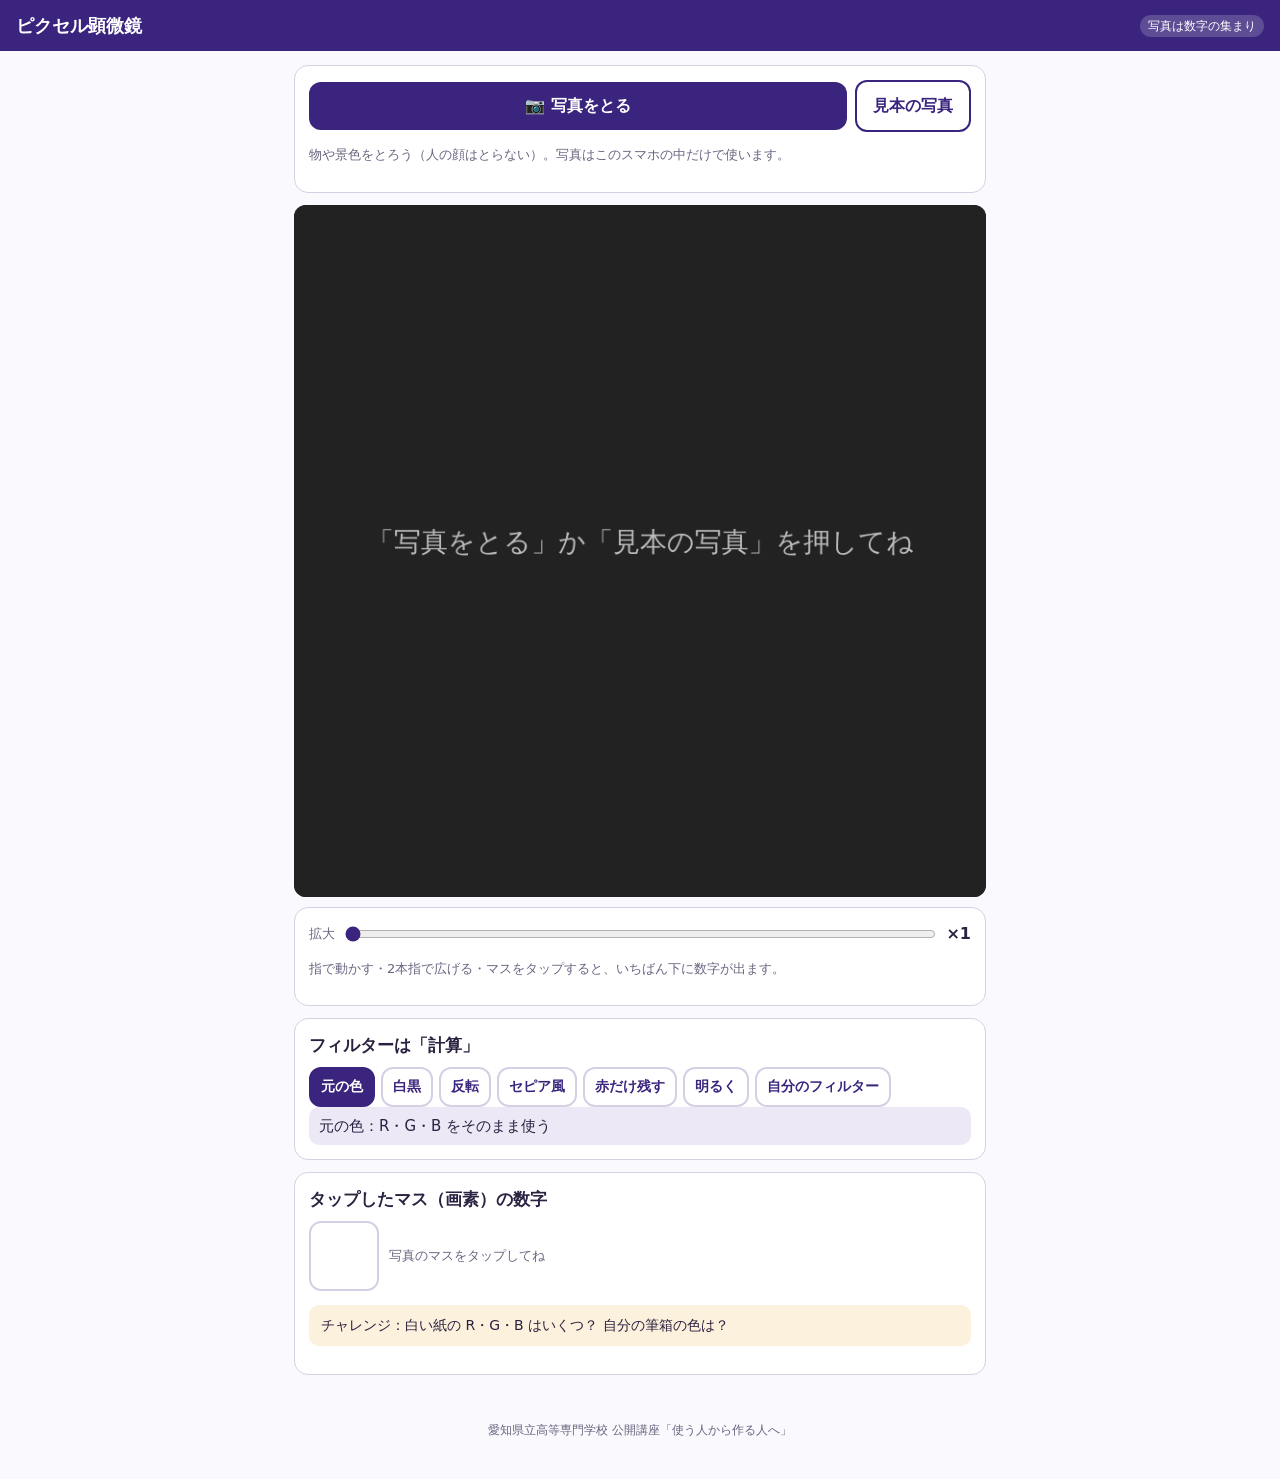
<file: apps/pixel/index.html>
<!DOCTYPE html>
<html lang="ja">
<head>
<meta charset="utf-8">
<meta name="viewport" content="width=device-width, initial-scale=1, maximum-scale=1">
<title>ピクセル顕微鏡</title>
<link rel="stylesheet" href="../../common/style.css">
<style>
  #view { width: 100%; aspect-ratio: 1 / 1; background: #222; border-radius: 12px; touch-action: none; display: block; }
  .info { display: grid; grid-template-columns: 70px 1fr; gap: 10px; align-items: center; }
  .sw { width: 70px; height: 70px; border-radius: 12px; border: 2px solid var(--rule); }
  .rgb .bar { height: 26px; margin-bottom: 4px; } .rgb .bar > b, .rgb .bar > span { top: 2px; font-size: 14px; }
  .filters { display: flex; flex-wrap: wrap; gap: 6px; }
  .filters button { font-size: 14px; min-height: 40px; padding: 6px 10px; background: #fff; color: var(--pur); border: 2px solid var(--rule); }
  .filters button.on { background: var(--pur); color: #fff; border-color: var(--pur); }
  .sl { display: grid; grid-template-columns: 52px 1fr 48px; gap: 8px; align-items: center; margin: 4px 0; }
  .formula { font-size: 15px; background: var(--pur-t); border-radius: 10px; padding: 8px 10px; }
</style>
</head>
<body>
<header class="app"><h1>ピクセル顕微鏡</h1><span class="tag">写真は数字の集まり</span></header>
<main>
  <div class="card">
    <div class="row">
      <label class="btn grow" for="file">📷 写真をとる</label>
      <input type="file" id="file" accept="image/*" capture="environment" class="hidden">
      <button class="ghost" id="sample">見本の写真</button>
    </div>
    <p class="muted">物や景色をとろう（人の顔はとらない）。写真はこのスマホの中だけで使います。</p>
  </div>
  <canvas id="view" width="720" height="720"></canvas>
  <div class="card" style="margin-top:10px">
    <div class="row"><span class="muted">拡大</span><input type="range" id="zoom" min="0" max="100" value="0" class="grow"><b id="zv">×1</b></div>
    <p class="muted">指で動かす・2本指で広げる・マスをタップすると、いちばん下に数字が出ます。</p>
  </div>
  <div class="card">
    <h2>フィルターは「計算」</h2>
    <div class="filters" id="filters">
      <button data-f="none" class="on">元の色</button><button data-f="gray">白黒</button><button data-f="inv">反転</button>
      <button data-f="sepia">セピア風</button><button data-f="red">赤だけ残す</button><button data-f="bright">明るく</button><button data-f="mine">自分のフィルター</button>
    </div>
    <div id="mine" class="hidden" style="margin-top:10px">
      <div class="sl"><b style="color:var(--coral)">R ×</b><input type="range" id="kr" min="0" max="20" value="10"><span id="vr">1.0</span></div>
      <div class="sl"><b style="color:var(--mint)">G ×</b><input type="range" id="kg" min="0" max="20" value="10"><span id="vg">1.0</span></div>
      <div class="sl"><b style="color:var(--sky)">B ×</b><input type="range" id="kb" min="0" max="20" value="10"><span id="vb">1.0</span></div>
      <p class="muted">できたフィルターに名前をつけて、となりのペアに見せよう。</p>
    </div>
    <div class="formula" id="formula">元の色：R・G・B をそのまま使う</div>
  </div>
  <div class="card">
    <h2>タップしたマス（画素）の数字</h2>
    <div class="info"><div class="sw" id="sw"></div>
      <div class="rgb" id="rgb"><p class="muted">写真のマスをタップしてね</p></div></div>
    <p class="muted" id="pos"></p>
    <p class="note">チャレンジ：白い紙の R・G・B はいくつ？ 自分の筆箱の色は？</p>
  </div>
</main>
<footer class="app">愛知県立高等専門学校 公開講座「使う人から作る人へ」</footer>
<script>
(function () {
  "use strict";
  var $ = function (id) { return document.getElementById(id); };
  var view = $("view"), g = view.getContext("2d");
  var src = null, W = 0, H = 0, orig = null, shown = null, off = document.createElement("canvas"), og = off.getContext("2d", { willReadFrequently: true });
  var zoom = 1, cx = 0, cy = 0, sel = null, filter = "none", k = { r: 1, g: 1, b: 1 };

  function setImage(img) {
    var s = Math.min(1, 240 / Math.max(img.width, img.height));
    W = Math.max(1, Math.round(img.width * s)); H = Math.max(1, Math.round(img.height * s));
    off.width = W; off.height = H; og.drawImage(img, 0, 0, W, H);
    orig = og.getImageData(0, 0, W, H); cx = W / 2; cy = H / 2; sel = null; applyFilter(); setZoom(0);
  }
  $("file").onchange = function () {
    var f = this.files && this.files[0]; if (!f) return;
    var img = new Image(); img.onload = function () { setImage(img); URL.revokeObjectURL(img.src); }; img.src = URL.createObjectURL(f);
  };
  $("sample").onclick = function () {
    var c = document.createElement("canvas"); c.width = 240; c.height = 180; var q = c.getContext("2d");
    var gr = q.createLinearGradient(0, 0, 0, 180); gr.addColorStop(0, "#7EC8F0"); gr.addColorStop(1, "#FCE9C8"); q.fillStyle = gr; q.fillRect(0, 0, 240, 180);
    q.fillStyle = "#3BA55C"; q.beginPath(); q.moveTo(0, 150); q.quadraticCurveTo(80, 100, 240, 140); q.lineTo(240, 180); q.lineTo(0, 180); q.fill();
    q.fillStyle = "#F4B400"; q.beginPath(); q.arc(180, 50, 22, 0, 7); q.fill();
    q.fillStyle = "#EE6A5B"; q.fillRect(40, 95, 50, 40); q.fillStyle = "#fff"; q.fillRect(55, 110, 14, 14);
    q.fillStyle = "#3A247D"; q.fillRect(120, 110, 30, 30);
    setImage(c);
  };

  // ---- フィルター（計算） ----
  function f1(r, gg, b) {
    switch (filter) {
      case "gray": var m = Math.round((r + gg + b) / 3); return [m, m, m];
      case "inv": return [255 - r, 255 - gg, 255 - b];
      case "sepia": return [Math.min(255, Math.round(r * 1.2)), Math.round(gg * 0.95), Math.round(b * 0.7)];
      case "red": if (r > 120 && r > gg * 1.4 && r > b * 1.4) return [r, gg, b]; var a = Math.round((r + gg + b) / 3); return [a, a, a];
      case "bright": return [Math.min(255, Math.round(r * 1.5)), Math.min(255, Math.round(gg * 1.5)), Math.min(255, Math.round(b * 1.5))];
      case "mine": return [Math.min(255, Math.round(r * k.r)), Math.min(255, Math.round(gg * k.g)), Math.min(255, Math.round(b * k.b))];
      default: return [r, gg, b];
    }
  }
  function applyFilter() {
    if (!orig) return;
    shown = og.createImageData(W, H);
    for (var i = 0; i < orig.data.length; i += 4) { var o = f1(orig.data[i], orig.data[i + 1], orig.data[i + 2]); shown.data[i] = o[0]; shown.data[i + 1] = o[1]; shown.data[i + 2] = o[2]; shown.data[i + 3] = 255; }
    og.putImageData(shown, 0, 0); draw(); info();
  }
  Array.prototype.forEach.call($("filters").querySelectorAll("button"), function (b) {
    b.onclick = function () {
      filter = b.getAttribute("data-f");
      Array.prototype.forEach.call($("filters").querySelectorAll("button"), function (x) { x.classList.toggle("on", x === b); });
      $("mine").classList.toggle("hidden", filter !== "mine"); applyFilter();
    };
  });
  ["r", "g", "b"].forEach(function (c) {
    $("k" + c).oninput = function () { k[c] = +this.value / 10; $("v" + c).textContent = k[c].toFixed(1); applyFilter(); };
  });

  // ---- 表示（拡大・移動） ----
  function setZoom(v) { $("zoom").value = v; zoom = Math.pow(80, v / 100); $("zv").textContent = "×" + (zoom < 10 ? zoom.toFixed(1) : Math.round(zoom)); draw(); }
  $("zoom").oninput = function () { setZoom(+this.value); };
  function base() { return Math.min(view.width / W, view.height / H); }
  function draw() {
    g.fillStyle = "#222"; g.fillRect(0, 0, view.width, view.height);
    if (!orig) { g.fillStyle = "#bbb"; g.font = "28px sans-serif"; g.textAlign = "center"; g.fillText("「写真をとる」か「見本の写真」を押してね", view.width / 2, view.height / 2); return; }
    var s = base() * zoom, ox = view.width / 2 - cx * s, oy = view.height / 2 - cy * s;
    g.imageSmoothingEnabled = false; g.drawImage(off, ox, oy, W * s, H * s);
    if (s >= 14) {
      g.strokeStyle = "rgba(255,255,255,.35)"; g.lineWidth = 1; g.beginPath();
      var x0 = Math.max(0, Math.floor(-ox / s)), x1 = Math.min(W, Math.ceil((view.width - ox) / s)), y0 = Math.max(0, Math.floor(-oy / s)), y1 = Math.min(H, Math.ceil((view.height - oy) / s));
      for (var x = x0; x <= x1; x++) { g.moveTo(ox + x * s, oy + y0 * s); g.lineTo(ox + x * s, oy + y1 * s); }
      for (var y = y0; y <= y1; y++) { g.moveTo(ox + x0 * s, oy + y * s); g.lineTo(ox + x1 * s, oy + y * s); }
      g.stroke();
      if (s >= 56) {
        g.font = "bold " + Math.round(s / 5.2) + "px sans-serif"; g.textAlign = "center";
        for (y = y0; y < y1; y++) for (x = x0; x < x1; x++) {
          var i = (y * W + x) * 4, d = shown.data, lum = d[i] * .3 + d[i + 1] * .59 + d[i + 2] * .11;
          g.fillStyle = lum > 140 ? "#000" : "#fff";
          [d[i], d[i + 1], d[i + 2]].forEach(function (v, j) { g.fillText(v, ox + (x + .5) * s, oy + y * s + s * (0.3 + j * 0.26)); });
        }
      }
    }
    if (sel) { g.strokeStyle = "#E0A32E"; g.lineWidth = 4; g.strokeRect(ox + sel.x * s, oy + sel.y * s, Math.max(6, s), Math.max(6, s)); }
  }
  function info() {
    if (!sel || !orig) return;
    var i = (sel.y * W + sel.x) * 4, r = orig.data[i], gg = orig.data[i + 1], b = orig.data[i + 2], o = f1(r, gg, b);
    $("sw").style.background = "rgb(" + o.join(",") + ")";
    $("pos").textContent = "場所：横 " + sel.x + "、たて " + sel.y + "（この写真は 横" + W + " × たて" + H + " ＝ " + (W * H).toLocaleString() + "マス）";
    $("rgb").innerHTML = [["R（赤）", o[0], "#EE6A5B"], ["G（緑）", o[1], "#22A57A"], ["B（青）", o[2], "#2E9BD6"]].map(function (a) {
      return '<div class="bar"><i style="width:' + (a[1] / 2.55) + "%;background:" + a[2] + '"></i><b>' + a[0] + "</b><span>" + a[1] + "</span></div>";
    }).join("");
    var t = { none: "元の色：(" + r + ", " + gg + ", " + b + ") をそのまま使う",
      gray: "白黒：(R＋G＋B)÷3 ＝ (" + r + "＋" + gg + "＋" + b + ")÷3 ＝ " + o[0] + " を、R・G・B に入れる",
      inv: "反転：255−R、255−G、255−B ＝ (" + o.join(", ") + ")",
      sepia: "セピア風：R×1.2、G×0.95、B×0.7 ＝ (" + o.join(", ") + ")",
      red: "赤だけ残す：もし 赤が強いなら そのまま、でなければ 白黒 ＝ (" + o.join(", ") + ")",
      bright: "明るく：全部×1.5（255で止める）＝ (" + o.join(", ") + ")",
      mine: "自分のフィルター：R×" + k.r.toFixed(1) + "、G×" + k.g.toFixed(1) + "、B×" + k.b.toFixed(1) + " ＝ (" + o.join(", ") + ")" };
    $("formula").textContent = t[filter];
  }

  // ---- 指の操作（ドラッグで移動・2本指で拡大・タップで選ぶ） ----
  var pts = {}, start = null, moved = false, pinch0 = null;
  function rel(e) { var r = view.getBoundingClientRect(); return { x: (e.clientX - r.left) * view.width / r.width, y: (e.clientY - r.top) * view.height / r.height }; }
  view.addEventListener("pointerdown", function (e) { view.setPointerCapture(e.pointerId); pts[e.pointerId] = rel(e); start = { p: rel(e), cx: cx, cy: cy }; moved = false; pinch0 = null; });
  view.addEventListener("pointermove", function (e) {
    if (!pts[e.pointerId] || !orig) return; pts[e.pointerId] = rel(e);
    var ids = Object.keys(pts);
    if (ids.length >= 2) {
      var a = pts[ids[0]], b = pts[ids[1]], d = Math.hypot(a.x - b.x, a.y - b.y);
      if (!pinch0) pinch0 = { d: d, v: +$("zoom").value }; else setZoom(Math.max(0, Math.min(100, pinch0.v + 100 * Math.log(d / pinch0.d) / Math.log(80))));
      moved = true; return;
    }
    var p = rel(e), s = base() * zoom;
    if (Math.hypot(p.x - start.p.x, p.y - start.p.y) > 8) moved = true;
    if (moved) { cx = Math.max(0, Math.min(W, start.cx - (p.x - start.p.x) / s)); cy = Math.max(0, Math.min(H, start.cy - (p.y - start.p.y) / s)); draw(); }
  });
  function up(e) {
    if (pts[e.pointerId] && !moved && orig && Object.keys(pts).length === 1) {
      var p = rel(e), s = base() * zoom, x = Math.floor(cx + (p.x - view.width / 2) / s), y = Math.floor(cy + (p.y - view.height / 2) / s);
      if (x >= 0 && y >= 0 && x < W && y < H) { sel = { x: x, y: y }; draw(); info(); }
    }
    delete pts[e.pointerId]; if (!Object.keys(pts).length) pinch0 = null;
  }
  view.addEventListener("pointerup", up); view.addEventListener("pointercancel", up);
  draw();
})();
</script>
</body>
</html>
</file>
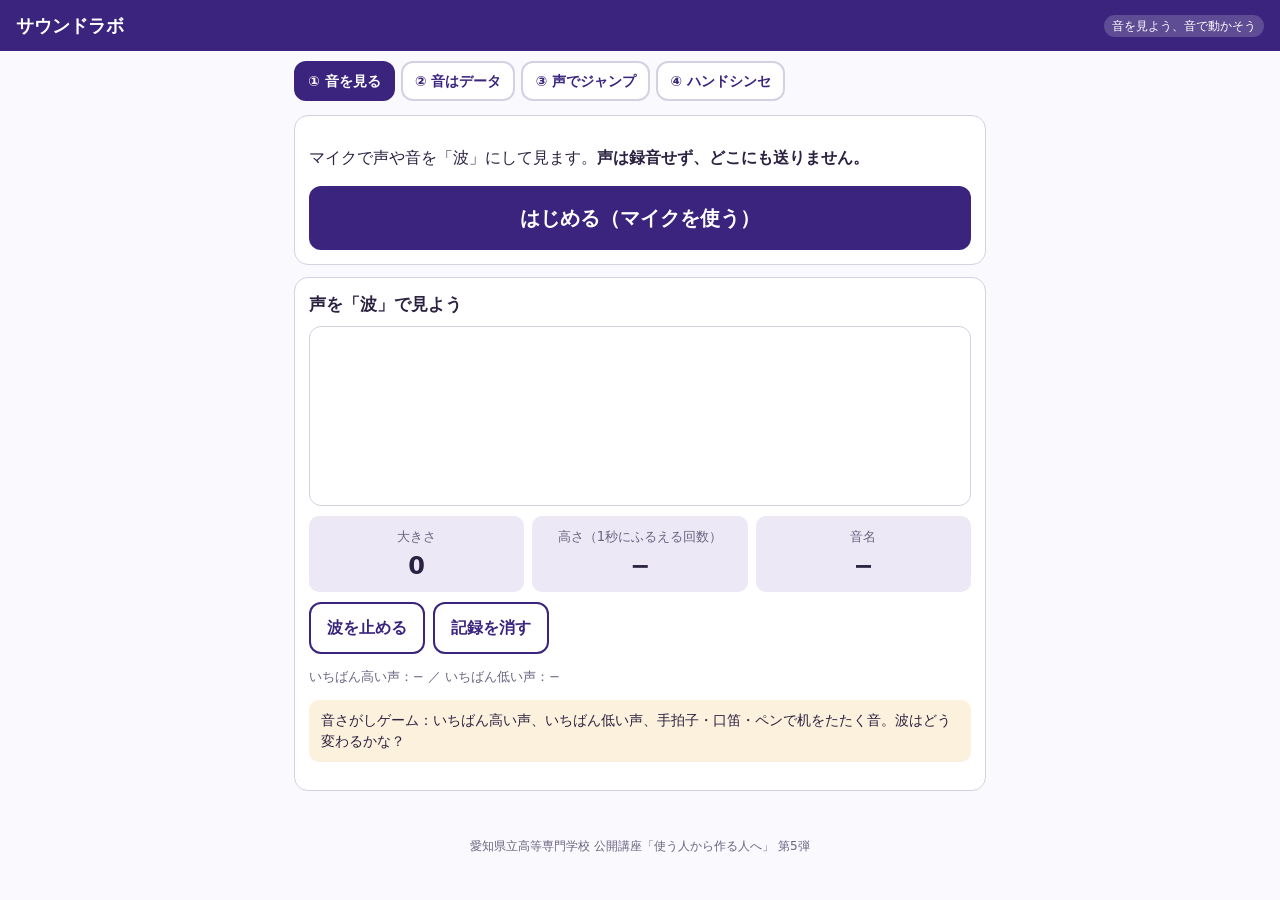
<file: apps/sound/index.html>
<!DOCTYPE html>
<html lang="ja">
<head>
<meta charset="utf-8">
<meta name="viewport" content="width=device-width, initial-scale=1, maximum-scale=1, user-scalable=no">
<title>サウンドラボ</title>
<link rel="stylesheet" href="../../common/style.css">
<style>
  canvas.wave { width: 100%; height: 180px; background: #fff; border: 1px solid var(--rule); border-radius: 12px; display: block; }
  .nums { display: grid; grid-template-columns: repeat(3, 1fr); gap: 8px; text-align: center; margin-top: 10px; }
  .nums div { background: var(--pur-t); border-radius: 10px; padding: 8px 4px; }
  .nums b { display: block; font-size: 24px; }
  .nums small { color: var(--sub); }
  #game { width: 100%; aspect-ratio: 16/10; background: #F4F2FA; border-radius: 12px; display: block; border: 1px solid var(--rule); }
  .meter { position: relative; height: 26px; background: var(--pur-t); border-radius: 8px; overflow: hidden; margin: 6px 0; }
  .meter i { position: absolute; left: 0; top: 0; bottom: 0; background: var(--amb); }
  .meter u { position: absolute; top: 0; bottom: 0; width: 4px; background: var(--coral); }
  .seg { display: flex; gap: 6px; flex-wrap: wrap; }
  .seg button { font-size: 14px; min-height: 40px; padding: 6px 10px; background: #fff; color: var(--pur); border: 2px solid var(--rule); }
  .seg button.on { background: var(--pur); color: #fff; border-color: var(--pur); }
  #hand { width: 100%; aspect-ratio: 4/3; border-radius: 12px; background: #111; display: block; touch-action: none; }
  .samples { font-family: ui-monospace, monospace; font-size: 14px; word-break: break-all; background: var(--pur-t); border-radius: 10px; padding: 8px; }
</style>
</head>
<body>
<header class="app"><h1>サウンドラボ</h1><span class="tag">音を見よう、音で動かそう</span></header>
<nav class="tabs">
  <button data-tab="see" class="on">① 音を見る</button>
  <button data-tab="data">② 音はデータ</button>
  <button data-tab="jump">③ 声でジャンプ</button>
  <button data-tab="synth">④ ハンドシンセ</button>
</nav>
<main>
  <div class="card" id="micbox">
    <p>マイクで声や音を「波」にして見ます。<b>声は録音せず、どこにも送りません。</b></p>
    <button class="big" id="mic">はじめる（マイクを使う）</button>
    <p id="merr" class="warn hidden"></p>
  </div>

  <section id="see">
    <div class="card">
      <h2>声を「波」で見よう</h2>
      <canvas class="wave" id="wave" width="700" height="180"></canvas>
      <div class="nums"><div><small>大きさ</small><b id="vol">0</b></div><div><small>高さ（1秒にふるえる回数）</small><b id="hz">−</b></div><div><small>音名</small><b id="note">−</b></div></div>
      <div class="row" style="margin-top:10px"><button class="ghost" id="freeze">波を止める</button><button class="ghost" id="resetrec">記録を消す</button></div>
      <p class="muted" id="rec">いちばん高い声：− ／ いちばん低い声：−</p>
      <p class="note">音さがしゲーム：いちばん高い声、いちばん低い声、手拍子・口笛・ペンで机をたたく音。波はどう変わるかな？</p>
    </div>
  </section>

  <section id="data" class="hidden">
    <div class="card">
      <h2>音の波を、数字にする（サンプリング）</h2>
      <canvas class="wave" id="samp" width="700" height="180"></canvas>
      <div class="row" style="margin-top:8px"><span class="muted">測る回数</span><input type="range" id="rate" min="4" max="64" value="16" class="grow"><b id="ratev">16</b></div>
      <p class="muted">点が「測ったところ」、オレンジの線が数字からもどした音です。測る回数が少ないと、もとの波とずれます。</p>
      <div class="samples" id="sv"></div>
      <div class="row" style="margin-top:8px"><button class="ghost" id="usemine">いまの声の波を使う</button><button class="ghost" id="usesine">きれいな波にもどす</button><button class="ghost" id="tone">ラ（440Hz）を鳴らす</button></div>
      <p class="note">音楽CDは、1秒に44,100回 測って数字にしています。</p>
    </div>
  </section>

  <section id="jump" class="hidden">
    <div class="card">
      <h2>声でジャンプ！</h2>
      <canvas id="game" width="640" height="400"></canvas>
      <div class="meter"><i id="gvol"></i><u id="gth"></u></div>
      <div class="row"><span class="muted">しきい値</span><input type="range" id="th" min="5" max="95" value="40" class="grow"><b id="thv">40</b></div>
      <div class="seg" id="gmode" style="margin:6px 0">
        <button class="on" data-m="loud">声の大きさでジャンプ</button><button data-m="long">長くのばすと高くとぶ</button><button data-m="pitch">高さで上下に動く</button>
      </div>
      <div class="row"><button class="big mint grow" id="gstart">スタート（30秒）</button></div>
      <p class="muted" id="gmsg">もし 声の大きさが しきい値より大きいなら、ジャンプ。これが「もし〜なら」です。</p>
      <p class="note">大声を出しすぎない。声が苦手な人は、手拍子や指を鳴らす音でもOK。</p>
    </div>
  </section>

  <section id="synth" class="hidden">
    <div class="card">
      <h2>ハンドシンセ：手の高さで音を出す</h2>
      <canvas id="hand" width="640" height="480"></canvas>
      <div class="row" style="margin-top:8px"><button class="coral grow" id="hstart">カメラで手を見つける</button><button class="ghost" id="hstop">止める</button></div>
      <div class="seg" style="margin-top:8px" id="scale"><button class="on" data-s="8">ドレミファソラシド</button><button data-s="5">5つの音（ドレミソラ）</button></div>
      <p class="muted" id="hmsg">カメラには手だけを映そう（顔は映さない）。映像は保存しません。カメラが使えないときは、画面を指でなぞっても音が出ます。</p>
    </div>
  </section>
</main>
<footer class="app">愛知県立高等専門学校 公開講座「使う人から作る人へ」 第5弾</footer>
<script>
(function () {
  "use strict";
  var $ = function (id) { return document.getElementById(id); };
  var ctx = null, an = null, buf = null, fbuf = null, frozen = false, level = 0, pitch = 0, hi = 0, lo = 0;

  Array.prototype.forEach.call(document.querySelectorAll(".tabs button"), function (b) {
    b.onclick = function () {
      Array.prototype.forEach.call(document.querySelectorAll(".tabs button"), function (x) { x.classList.toggle("on", x === b); });
      ["see", "data", "jump", "synth"].forEach(function (t) { $(t).classList.toggle("hidden", t !== b.getAttribute("data-tab")); });
      $("micbox").classList.toggle("hidden", b.getAttribute("data-tab") === "synth" || !!an);
    };
  });
  function audio() { if (!ctx) ctx = new (window.AudioContext || window.webkitAudioContext)(); if (ctx.state === "suspended") ctx.resume(); return ctx; }

  // ---------------- マイク ----------------
  $("mic").onclick = function () {
    audio();
    navigator.mediaDevices.getUserMedia({ audio: { echoCancellation: false, noiseSuppression: false, autoGainControl: false } }).then(function (s) {
      var src = ctx.createMediaStreamSource(s); an = ctx.createAnalyser(); an.fftSize = 2048; src.connect(an);
      buf = new Float32Array(an.fftSize); $("micbox").classList.add("hidden"); loop();
    }).catch(function (e) { $("merr").classList.remove("hidden"); $("merr").textContent = "マイクが使えません。ブラウザの設定でマイクを「許可」にしてね。（" + (e && e.name || e) + "）"; });
  };
  var NOTE = ["ド", "ド#", "レ", "レ#", "ミ", "ファ", "ファ#", "ソ", "ソ#", "ラ", "ラ#", "シ"];
  function noteName(f) { var n = Math.round(12 * Math.log2(f / 440)) + 69; return NOTE[(n % 12 + 12) % 12] + (Math.floor(n / 12) - 1); }
  function autoPitch(b, sr) {    // 自己相関で、くり返しの長さ（周期）を探す
    var n = b.length, rms = 0; for (var i = 0; i < n; i++) rms += b[i] * b[i]; rms = Math.sqrt(rms / n); if (rms < 0.015) return 0;
    var best = 0, bestc = 0, minL = Math.floor(sr / 1100), maxL = Math.floor(sr / 70);
    for (var L = minL; L < maxL; L++) { var c = 0; for (var j = 0; j < n - L; j += 2) c += b[j] * b[j + L]; if (c > bestc) { bestc = c; best = L; } }
    return best ? sr / best : 0;
  }
  function loop() {
    requestAnimationFrame(loop);
    if (!an) return;
    an.getFloatTimeDomainData(buf);
    var rms = 0; for (var i = 0; i < buf.length; i++) rms += buf[i] * buf[i]; rms = Math.sqrt(rms / buf.length);
    level = Math.min(100, Math.round(rms * 400));
    if (!frozen) { fbuf = buf.slice(0); drawWave($("wave"), fbuf); }
    if (!$("see").classList.contains("hidden") || !$("jump").classList.contains("hidden")) pitch = autoPitch(buf, ctx.sampleRate);
    $("vol").textContent = level;
    if (pitch && level > 6) {
      $("hz").textContent = Math.round(pitch) + "Hz"; $("note").textContent = noteName(pitch);
      if (!hi || pitch > hi) hi = pitch; if (!lo || pitch < lo) lo = pitch;
      $("rec").textContent = "いちばん高い声：" + Math.round(hi) + "Hz ／ いちばん低い声：" + Math.round(lo) + "Hz";
    }
    $("gvol").style.width = level + "%";
  }
  function drawWave(cv, b) {
    var g = cv.getContext("2d"), W = cv.width, H = cv.height; g.clearRect(0, 0, W, H);
    g.strokeStyle = "#D5D0E3"; g.beginPath(); g.moveTo(0, H / 2); g.lineTo(W, H / 2); g.stroke();
    g.strokeStyle = "#2E9BD6"; g.lineWidth = 3; g.beginPath();
    var span = b.length * 0.6;   // 集めた音の6割を、横いっぱいに描く
    for (var x = 0; x < W; x++) { var v = b[Math.floor(x * span / W)] || 0, y = H / 2 - v * H * 1.6; if (x) g.lineTo(x, y); else g.moveTo(x, y); }
    g.stroke();
  }
  $("freeze").onclick = function () { frozen = !frozen; this.textContent = frozen ? "波を動かす" : "波を止める"; };
  $("resetrec").onclick = function () { hi = lo = 0; $("rec").textContent = "いちばん高い声：− ／ いちばん低い声：−"; };

  // ---------------- サンプリング ----------------
  var wave = null;
  function sine() { var a = []; for (var i = 0; i < 700; i++) a.push(Math.sin(i / 700 * Math.PI * 4) * 0.8 + Math.sin(i / 700 * Math.PI * 10) * 0.15); return a; }
  wave = sine();
  function drawSamp() {
    var cv = $("samp"), g = cv.getContext("2d"), W = cv.width, H = cv.height, n = +$("rate").value; $("ratev").textContent = n;
    g.clearRect(0, 0, W, H);
    g.strokeStyle = "#D5D0E3"; g.beginPath(); g.moveTo(0, H / 2); g.lineTo(W, H / 2); g.stroke();
    g.strokeStyle = "#2E9BD6"; g.lineWidth = 2; g.beginPath(); wave.forEach(function (v, x) { var y = H / 2 - v * H * 0.45; if (x) g.lineTo(x, y); else g.moveTo(x, y); }); g.stroke();
    var vals = [];
    g.strokeStyle = "#E0A32E"; g.lineWidth = 3; g.beginPath();
    for (var k = 0; k < n; k++) {
      var x = Math.floor(k * W / n), v = wave[x], y = H / 2 - v * H * 0.45, x2 = Math.floor((k + 1) * W / n);
      vals.push(Math.round(v * 100));
      if (k) g.lineTo(x, y); else g.moveTo(x, y); g.lineTo(x2, y);
    }
    g.stroke();
    g.fillStyle = "#EE6A5B"; for (k = 0; k < n; k++) { x = Math.floor(k * W / n); g.beginPath(); g.arc(x, H / 2 - wave[x] * H * 0.45, 5, 0, 7); g.fill(); }
    $("sv").textContent = "数字のならび：" + vals.join(", ");
  }
  $("rate").oninput = drawSamp;
  $("usesine").onclick = function () { wave = sine(); drawSamp(); };
  $("usemine").onclick = function () {
    if (!fbuf) { alert("先に「はじめる」でマイクを使ってね"); return; }
    var m = 0; for (var i = 0; i < fbuf.length; i++) m = Math.max(m, Math.abs(fbuf[i])); m = m || 1;
    wave = []; for (i = 0; i < 700; i++) wave.push(fbuf[Math.floor(i * fbuf.length / 700 / 3)] / m * 0.9); drawSamp();
  };
  $("tone").onclick = function () { var a = audio(), o = a.createOscillator(), gn = a.createGain(); o.frequency.value = 440; gn.gain.value = 0.15; o.connect(gn).connect(a.destination); o.start(); gn.gain.setTargetAtTime(0, a.currentTime + 0.9, 0.1); o.stop(a.currentTime + 1.3); };
  drawSamp();

  // ---------------- 声でジャンプ ----------------
  var gc = $("game"), gg = gc.getContext("2d"), mode = "loud", game = null, hold = 0;
  Array.prototype.forEach.call($("gmode").querySelectorAll("button"), function (b) {
    b.onclick = function () { mode = b.getAttribute("data-m"); Array.prototype.forEach.call($("gmode").querySelectorAll("button"), function (x) { x.classList.toggle("on", x === b); });
      $("gmsg").textContent = mode === "loud" ? "もし 声の大きさが しきい値より大きいなら、ジャンプ。" : mode === "long" ? "しきい値より大きい声を長くのばすほど、高くとぶ。" : "高い声で上へ、低い声で下へ。星を集めよう。"; };
  });
  function thv() { return +$("th").value; }
  $("th").oninput = function () { $("thv").textContent = this.value; $("gth").style.left = this.value + "%"; };
  $("gth").style.left = "40%";
  $("gstart").onclick = function () {
    if (!an) { alert("先に「はじめる」でマイクを使ってね"); return; }
    game = { t0: performance.now(), y: 0, vy: 0, obs: [], stars: [], score: 0, hit: 0, last: performance.now(), next: 1.2, py: 0.5 };
    requestAnimationFrame(gstep);
  };
  function gstep(now) {
    if (!game) return;
    var dt = Math.min(0.05, (now - game.last) / 1000); game.last = now; var t = (now - game.t0) / 1000, W = gc.width, H = gc.height, ground = H - 60;
    var loud = level > thv();
    if (mode === "loud") { if (loud && game.y === 0) game.vy = 520; }
    else if (mode === "long") { if (loud && game.y === 0) hold += dt; if (!loud && hold > 0 && game.y === 0) { game.vy = 300 + Math.min(1.2, hold) * 500; hold = 0; } }
    if (mode !== "pitch") {
      game.vy -= 1300 * dt; game.y = Math.max(0, game.y + game.vy * dt); if (game.y === 0) game.vy = 0;
      game.next -= dt; if (game.next <= 0) { game.obs.push({ x: W + 20, h: 30 + Math.random() * 40, passed: false }); game.next = 1.1 + Math.random() * 1.2; }
      game.obs.forEach(function (o) { o.x -= 240 * dt; if (!o.passed && o.x < 80) { o.passed = true; if (game.y > o.h - 10) game.score++; else game.hit++; } });
      game.obs = game.obs.filter(function (o) { return o.x > -40; });
    } else {
      if (pitch && level > 6) { var p = Math.max(0, Math.min(1, (Math.log2(pitch) - Math.log2(120)) / (Math.log2(700) - Math.log2(120)))); game.py += ((1 - p) - game.py) * 0.2; }
      game.next -= dt; if (game.next <= 0) { game.stars.push({ x: W + 20, y: 40 + Math.random() * (H - 120) }); game.next = 0.9; }
      game.stars.forEach(function (s) { s.x -= 200 * dt; if (!s.got && Math.abs(s.x - 100) < 24 && Math.abs(s.y - (40 + game.py * (H - 120))) < 30) { s.got = true; game.score++; } });
      game.stars = game.stars.filter(function (s) { return s.x > -30 && !s.got; });
    }
    // 描く
    gg.clearRect(0, 0, W, H); gg.fillStyle = "#E0F4EC"; gg.fillRect(0, ground, W, H - ground);
    gg.fillStyle = "#3A247D"; gg.font = "bold 26px sans-serif"; gg.textAlign = "left"; gg.fillText("のこり " + Math.max(0, 30 - t).toFixed(0) + "秒　" + (mode === "pitch" ? "星 " : "こえた ") + game.score, 16, 36);
    if (mode !== "pitch") {
      gg.fillStyle = "#EE6A5B"; game.obs.forEach(function (o) { gg.fillRect(o.x, ground - o.h, 26, o.h); });
      drawChara(100, ground - 28 - game.y);
    } else {
      gg.fillStyle = "#E0A32E"; game.stars.forEach(function (s) { star(s.x, s.y); });
      drawChara(100, 40 + game.py * (H - 120));
      gg.fillStyle = "#6B6480"; gg.font = "16px sans-serif"; gg.fillText("高い声 ↑", W - 110, 30); gg.fillText("低い声 ↓", W - 110, H - 70);
    }
    if (t >= 30) { gg.fillStyle = "rgba(255,255,255,.85)"; gg.fillRect(0, 0, W, H); gg.fillStyle = "#3A247D"; gg.textAlign = "center"; gg.font = "bold 40px sans-serif"; gg.fillText("おわり！ " + (mode === "pitch" ? "星 " : "こえた数 ") + game.score, W / 2, H / 2); game = null; return; }
    requestAnimationFrame(gstep);
  }
  function drawChara(x, y) { gg.fillStyle = "#2E9BD6"; gg.beginPath(); gg.arc(x, y, 26, 0, 7); gg.fill(); gg.fillStyle = "#fff"; gg.beginPath(); gg.arc(x + 9, y - 6, 6, 0, 7); gg.fill(); gg.fillStyle = "#2B2140"; gg.beginPath(); gg.arc(x + 10, y - 6, 3, 0, 7); gg.fill(); }
  function star(x, y) { gg.beginPath(); for (var i = 0; i < 10; i++) { var r = i % 2 ? 9 : 20, a = i * Math.PI / 5 - Math.PI / 2; gg.lineTo(x + r * Math.cos(a), y + r * Math.sin(a)); } gg.fill(); }

  // ---------------- ハンドシンセ ----------------
  var hc = $("hand"), hg = hc.getContext("2d"), hv = document.createElement("video"), hstream = null, lm = null, osc = null, gain = null, nsteps = 8, running = false, lastVideoTime = -1;
  hv.setAttribute("playsinline", ""); hv.muted = true;
  var SC8 = [261.6, 293.7, 329.6, 349.2, 392.0, 440.0, 493.9, 523.3], SC5 = [261.6, 293.7, 329.6, 392.0, 440.0];
  var NM8 = ["ド", "レ", "ミ", "ファ", "ソ", "ラ", "シ", "ド"], NM5 = ["ド", "レ", "ミ", "ソ", "ラ"];
  Array.prototype.forEach.call($("scale").querySelectorAll("button"), function (b) {
    b.onclick = function () { nsteps = +b.getAttribute("data-s"); Array.prototype.forEach.call($("scale").querySelectorAll("button"), function (x) { x.classList.toggle("on", x === b); }); };
  });
  function voice(on, f, vol) {
    var a = audio();
    if (!osc) { osc = a.createOscillator(); gain = a.createGain(); osc.type = "triangle"; gain.gain.value = 0; osc.connect(gain).connect(a.destination); osc.start(); }
    if (on) { osc.frequency.setTargetAtTime(f, a.currentTime, 0.02); gain.gain.setTargetAtTime(vol, a.currentTime, 0.03); }
    else gain.gain.setTargetAtTime(0, a.currentTime, 0.05);
  }
  function play(yRatio, xRatio) {     // 高さ（上ほど高い音）と、左右（音の大きさ）
    var sc = nsteps === 8 ? SC8 : SC5, nm = nsteps === 8 ? NM8 : NM5;
    var i = Math.max(0, Math.min(sc.length - 1, Math.floor((1 - yRatio) * sc.length)));
    voice(true, sc[i], 0.08 + 0.22 * Math.max(0, Math.min(1, xRatio)));
    return { i: i, name: nm[i], n: sc.length };
  }
  function drawBands(cur) {
    var n = nsteps, nm = nsteps === 8 ? NM8 : NM5, H = hc.height, W = hc.width;
    for (var k = 0; k < n; k++) {
      var y0 = H - (k + 1) * H / n;
      hg.fillStyle = cur && cur.i === k ? "rgba(224,163,46,.45)" : (k % 2 ? "rgba(255,255,255,.06)" : "rgba(255,255,255,.12)");
      hg.fillRect(0, y0, W, H / n); hg.fillStyle = "rgba(255,255,255,.8)"; hg.font = "bold 20px sans-serif"; hg.textAlign = "left"; hg.fillText(nm[k], 10, y0 + H / n / 2 + 7);
    }
  }
  function drawIdle() { hg.fillStyle = "#111"; hg.fillRect(0, 0, hc.width, hc.height); drawBands(null); }
  drawIdle();
  // 指でなぞる（カメラの代わり）
  hc.addEventListener("pointerdown", function (e) { hc.setPointerCapture(e.pointerId); touchPlay(e); });
  hc.addEventListener("pointermove", function (e) { if (e.buttons || e.pointerType === "touch") touchPlay(e); });
  hc.addEventListener("pointerup", function () { if (!running) { voice(false); drawIdle(); } });
  function touchPlay(e) {
    if (running) return;
    var r = hc.getBoundingClientRect(), x = (e.clientX - r.left) / r.width, y = (e.clientY - r.top) / r.height;
    hg.fillStyle = "#111"; hg.fillRect(0, 0, hc.width, hc.height); var cur = play(y, x); drawBands(cur);
    hg.fillStyle = "#EE6A5B"; hg.beginPath(); hg.arc(x * hc.width, y * hc.height, 16, 0, 7); hg.fill();
    $("hmsg").textContent = "いまの音：" + cur.name + "（指の高さ＝座標の数字が、音の高さになる）";
  }
  $("hstart").onclick = function () {
    audio(); $("hmsg").textContent = "手を見つけるAIを読みこんでいます…";
    navigator.mediaDevices.getUserMedia({ video: { facingMode: "user", width: { ideal: 640 }, height: { ideal: 480 } }, audio: false }).then(function (s) {
      hstream = s; hv.srcObject = s; return hv.play();
    }).then(function () {
      return import("https://cdn.jsdelivr.net/npm/@mediapipe/tasks-vision@0.10.14/vision_bundle.mjs");
    }).then(function (mp) {
      return mp.FilesetResolver.forVisionTasks("https://cdn.jsdelivr.net/npm/@mediapipe/tasks-vision@0.10.14/wasm").then(function (fs) {
        return mp.HandLandmarker.createFromOptions(fs, { baseOptions: { modelAssetPath: "https://storage.googleapis.com/mediapipe-models/hand_landmarker/hand_landmarker/float16/1/hand_landmarker.task" }, runningMode: "VIDEO", numHands: 1 });
      });
    }).then(function (h) { lm = h; running = true; $("hmsg").textContent = "手をカメラに映して、上げ下げしてみよう（人さし指の先の高さで音が変わる）"; hloop(); })
      .catch(function (e) { running = false; $("hmsg").textContent = "カメラかAIが使えませんでした。画面を指でなぞると音が出ます。（" + (e && (e.name || e.message) || e) + "）"; drawIdle(); });
  };
  $("hstop").onclick = function () { running = false; voice(false); if (hstream) hstream.getTracks().forEach(function (t) { t.stop(); }); drawIdle(); };
  function hloop() {
    if (!running) return;
    requestAnimationFrame(hloop);
    var W = hc.width, H = hc.height;
    hg.save(); hg.translate(W, 0); hg.scale(-1, 1); hg.globalAlpha = 0.55; hg.drawImage(hv, 0, 0, W, H); hg.restore(); hg.globalAlpha = 1;
    if (hv.currentTime === lastVideoTime) return; lastVideoTime = hv.currentTime;
    var r = lm.detectForVideo(hv, performance.now()), cur = null;
    if (r && r.landmarks && r.landmarks[0]) {
      var p = r.landmarks[0][8]; cur = play(p.y, 1 - p.x);
      hg.fillStyle = "#EE6A5B"; r.landmarks[0].forEach(function (q) { hg.beginPath(); hg.arc((1 - q.x) * W, q.y * H, 4, 0, 7); hg.fill(); });
      hg.beginPath(); hg.arc((1 - p.x) * W, p.y * H, 14, 0, 7); hg.fill();
      $("hmsg").textContent = "いまの音：" + cur.name + "（人さし指の先の高さ＝座標の数字が、音の高さになる）";
    } else voice(false);
    drawBands(cur);
  }
})();
</script>
</body>
</html>
</file>
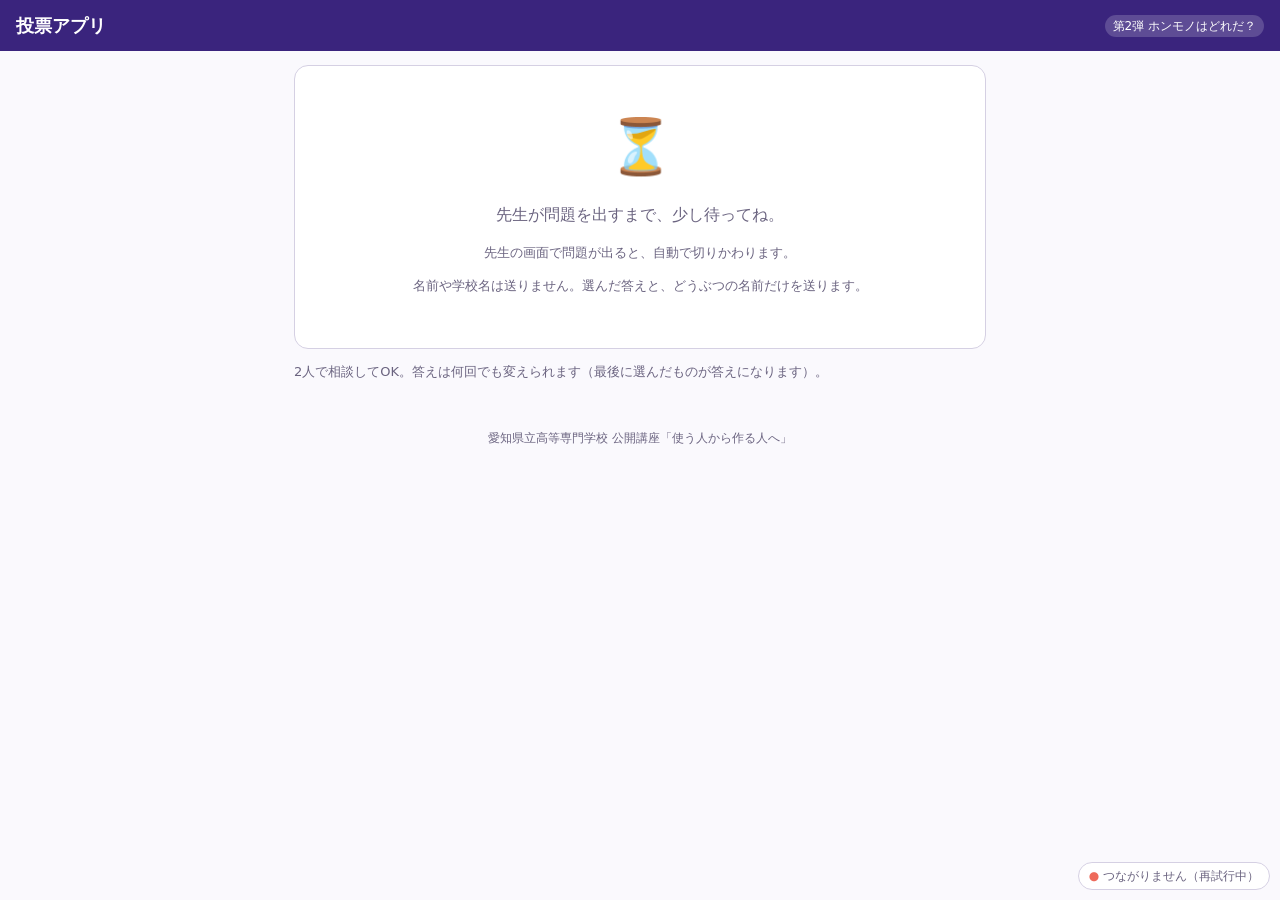
<file: apps/vote/index.html>
<!DOCTYPE html>
<html lang="ja">
<head>
<meta charset="utf-8">
<meta name="viewport" content="width=device-width, initial-scale=1">
<title>投票アプリ</title>
<link rel="stylesheet" href="../../common/style.css">
<style>
  .q { font-size: 20px; font-weight: 700; margin: 4px 0 12px; }
  .pics { display: grid; grid-template-columns: 1fr 1fr; gap: 8px; margin-bottom: 12px; }
  .pics.one { grid-template-columns: 1fr; }
  .pic { position: relative; background: #eee; border-radius: 12px; overflow: hidden; aspect-ratio: 4/3; }
  .pic img { width: 100%; height: 100%; object-fit: cover; display: block; position: relative; z-index: 1; }
  .pics.one .pic { aspect-ratio: 1 / 1; max-width: 380px; margin: 0 auto; }
  .pic .lab { z-index: 2; position: absolute; left: 8px; top: 8px; background: var(--pur); color: #fff; font-weight: 700; border-radius: 99px; padding: 2px 12px; font-size: 18px; }
  .pic .ph { position: absolute; inset: 0; display: flex; align-items: center; justify-content: center; color: var(--sub); font-size: 14px; text-align: center; padding: 8px; }
  .cap { font-size: 13px; color: var(--sub); margin-top: 4px; }
  .texts { display: grid; gap: 8px; margin-bottom: 12px; }
  .texts div { background: var(--pur-t); border-radius: 10px; padding: 10px 12px; }
  .choices { display: grid; gap: 10px; }
  .choices.two { grid-template-columns: 1fr 1fr; }
  .choices button { min-height: 72px; font-size: 22px; }
  .wait { text-align: center; padding: 40px 10px; color: var(--sub); }
  .big-mark { font-size: 54px; }
  .names { display: grid; grid-template-columns: 1fr 1fr 1fr; gap: 8px; margin: 10px 0; }
  .names button { background: #fff; color: var(--ink); border: 2px solid var(--rule); font-size: 14px; min-height: 52px; padding: 6px 2px; white-space: nowrap; letter-spacing: -0.02em; }
  .mebar { display: flex; align-items: center; gap: 8px; margin: 0 0 10px; font-weight: 700; }
  .mebar button { min-height: 36px; padding: 4px 12px; font-size: 14px; }
  .mebar .pt { margin-left: auto; color: var(--pur); }
  .judge { font-size: 20px; font-weight: 800; margin-bottom: 4px; }
  .myrank { text-align: center; background: var(--amb-t); border-color: var(--amb); }
  .myrank .big { font-size: 40px; font-weight: 800; color: var(--pur); }
</style>
</head>
<body>
<header class="app"><h1>投票アプリ</h1><span class="tag" id="setname"></span></header>
<main>
  <div id="mebar" class="mebar hidden"><span id="mename"></span><button class="ghost" id="chg">変える</button><span class="pt" id="mypt"></span></div>
  <div id="namebox" class="card hidden">
    <h2>机のカードと同じ どうぶつ をえらぼう</h2>
    <div id="names" class="names"></div>
    <p class="muted">名前や学校名は使いません。点数とランキングは、どうぶつの名前で発表します。とちゅうで変えると、点数が分かれるので気をつけてね。</p>
  </div>
  <div id="myrank" class="card myrank hidden"></div>
  <div id="wait" class="card wait">
    <div class="big-mark">⏳</div>
    <p>先生が問題を出すまで、少し待ってね。</p>
    <p class="muted">先生の画面で問題が出ると、自動で切りかわります。</p>
    <p class="muted" id="privacy">名前や学校名は送りません。選んだ答えだけを送ります。</p>
  </div>
  <div id="qbox" class="card hidden">
    <div class="q" id="qtext"></div>
    <div id="pics" class="pics"></div>
    <div id="texts" class="texts"></div>
    <div id="choices" class="choices"></div>
    <p id="sent" class="ok hidden"></p>
    <p id="reveal" class="note hidden"></p>
  </div>
  <p class="muted">2人で相談してOK。答えは何回でも変えられます（最後に選んだものが答えになります）。</p>
</main>
<footer class="app">愛知県立高等専門学校 公開講座「使う人から作る人へ」</footer>
<script src="../../common/config.js"></script>
<script src="../../common/api.js"></script>
<script src="questions.js?v=20261119b"></script>
<script>
(function () {
  var qs = new URLSearchParams(location.search);
  var SETID = qs.get("set") || "koza2";
  var SET = (window.VOTE_SETS || {})[SETID];
  var $ = function (id) { return document.getElementById(id); };
  if (!SET) { $("wait").innerHTML = "<p>問題が見つかりません（set=" + esc(SETID) + "）</p>"; return; }
  $("setname").textContent = SET.title;
  var COLORS = ["sky", "coral", "mint", "amb", "ghost"];
  var current = null, mine = {}, lastState = null;
  var SCORED = !!SET.scored, NAMES = SET.names || [];
  var myName = null, scores = {}, session = "";
  function lget(k, d) { try { var v = localStorage.getItem(k + SETID); return v === null ? d : JSON.parse(v); } catch (e) { return d; } }
  function lset(k, v) { try { localStorage.setItem(k + SETID, JSON.stringify(v)); } catch (e) {} }
  mine = lget("vote_mine_", {}); scores = lget("vote_score_", {}); session = lget("vote_ss_", "");
  myName = lget("vote_name_", null); if (myName !== null && !NAMES[myName]) myName = null;
  if (SCORED) $("privacy").textContent = "名前や学校名は送りません。選んだ答えと、どうぶつの名前だけを送ります。";

  function findQ(id) { for (var i = 0; i < SET.questions.length; i++) if (SET.questions[i].id === id) return SET.questions[i]; return null; }
  function pts(q) { return q.points || 1; }
  function total() { return Object.keys(scores).reduce(function (a, k) { return a + scores[k]; }, 0); }

  // どうぶつの名前（点数制のときだけ）
  NAMES.forEach(function (n, i) {
    var b = document.createElement("button"); b.textContent = n;
    b.onclick = function () { myName = i; lset("vote_name_", i); showMe(); render(lastState); };
    $("names").appendChild(b);
  });
  $("chg").onclick = function () { myName = null; showMe(); render(lastState); };
  function showMe() {
    if (!SCORED) return;
    $("mebar").classList.toggle("hidden", myName === null);
    if (myName !== null) { $("mename").textContent = NAMES[myName]; $("mypt").textContent = "あなたの点数：" + total() + "点"; }
  }

  function picHTML(src, label, cap) {
    return '<div><div class="pic"><div class="ph">写真' + esc(label) + '<br>（先生が用意した写真が入ります）</div>' +
      '<img src="' + esc(src) + '" alt="写真' + esc(label) + '" onerror="this.remove()">' +
      (label ? '<span class="lab">' + esc(label) + '</span>' : '') + '</div>' + (cap ? '<div class="cap">' + esc(cap) + '</div>' : '') + '</div>';
  }

  function showRank(state) {
    var box = $("myrank");
    if (!SCORED || !state || !state.rk || myName === null) { box.classList.add("hidden"); return; }
    var m = null, all = [];
    String(state.rk).split(",").forEach(function (e) { var a = e.split(":"); if (a.length >= 2) all.push(a); });
    all.forEach(function (a) {
      if (+a[0] !== myName) return;
      if (a.length >= 3) { m = a; return; }                        // 前の形：番号:順位:点数
      var sc = +a[1], rank = 1 + all.filter(function (b) { return +b[b.length - 1] > sc; }).length;   // 自分より点数が高い人の数＋1
      m = [a[0], rank, sc];
    });
    box.classList.remove("hidden");
    box.innerHTML = "<div>🏆 " + esc(state.rt || "ランキング") + "</div>" +
      (m ? '<div class="big">' + esc(m[1]) + "位</div><div>" + esc(NAMES[myName]) + "　" + esc(m[2]) + "点（満点 " + esc(state.mx || "") + "点）</div>"
         : "<div>まだ点数がありません</div>");
  }

  function render(state) {
    lastState = state;
    if (SCORED && state && state.ss && state.ss !== session) {   // 先生が「はじめからやり直す」を押した
      session = state.ss; lset("vote_ss_", session); mine = {}; scores = {}; lset("vote_mine_", mine); lset("vote_score_", scores); current = null; showMe();
    }
    if (SCORED && myName === null) {
      $("namebox").classList.remove("hidden"); $("wait").classList.add("hidden"); $("qbox").classList.add("hidden"); $("myrank").classList.add("hidden");
      return;
    }
    $("namebox").classList.add("hidden");
    showRank(state);
    var q = state && findQ(state.q);
    if (!q) { $("wait").classList.remove("hidden"); $("qbox").classList.add("hidden"); current = null; return; }
    $("wait").classList.add("hidden"); $("qbox").classList.remove("hidden");
    var tag = q.id + "_" + (state.round || 0);
    if (!current || current.tag !== tag) {
      current = { id: q.id, tag: tag, q: q };
      $("qtext").textContent = q.text;
      var imgs = q.images || [];
      $("pics").className = "pics" + (imgs.length === 1 ? " one" : "");
      $("pics").innerHTML = imgs.map(function (src, i) { return picHTML(src, imgs.length > 1 ? q.choices[i] : "", (q.images && q.texts) ? q.texts[i] : ""); }).join("");
      $("texts").innerHTML = (!q.images && q.texts) ? q.texts.map(function (t, i) { return "<div><b>" + esc(q.choices[i]) + "</b>：" + esc(t) + "</div>"; }).join("") : "";
      $("choices").className = "choices" + (q.choices.length === 2 ? " two" : "");
      $("choices").innerHTML = q.choices.map(function (c, i) { return '<button class="' + COLORS[i % COLORS.length] + '" data-c="' + esc(c) + '">' + esc(c) + "</button>"; }).join("");
      Array.prototype.forEach.call($("choices").querySelectorAll("button"), function (b) {
        b.onclick = function () { vote(b.getAttribute("data-c")); };
      });
      showMine();
    }
    if (state.reveal) {
      showMine();
      var judge = "";
      if (SCORED && q.answer) {
        var m = mine[tag], got = m === q.answer ? pts(q) : 0;
        scores[q.id] = got; lset("vote_score_", scores); showMe();
        judge = '<div class="judge">' + (!m ? "答えていません" : got ? "⭕ 正解！ +" + got + "点" : "❌ ざんねん！") + "</div>";
      }
      $("reveal").classList.remove("hidden");
      $("reveal").innerHTML = judge + (q.answer ? "正解は <b>" + esc(q.answer) + "</b>！" : "答えは、先生の話を聞こう。") + (q.hint ? "<br>" + esc(q.hint) : "");
    } else $("reveal").classList.add("hidden");
  }

  function showMine() {
    var m = current && mine[current.tag];
    Array.prototype.forEach.call($("choices").querySelectorAll("button"), function (b) { b.classList.toggle("sel", b.getAttribute("data-c") === m); });
    var done = lastState && lastState.reveal && current && lastState.q === current.id;   // 正解が出たあとは変えられない
    if (m) { $("sent").className = "ok"; $("sent").textContent = "送りました：「" + m + "」" + (done ? "" : "（変えるときは、もう一度えらぶ）"); }
    else $("sent").classList.add("hidden");
  }

  function vote(c) {
    if (!current) return;
    if (lastState && lastState.reveal && lastState.q === current.id) return;   // 正解が出たあとは変えられない
    var tag = current.tag;
    mine[tag] = c; lset("vote_mine_", mine);
    showMine();
    KozaAPI.put("v_" + SETID + "_" + tag, SCORED ? c + "|" + myName : c).catch(function () {
      $("sent").className = "warn"; $("sent").textContent = "送れませんでした。もう一度えらんでください。";
    });
  }
  showMe();

  KozaAPI.poll("vstate_" + SETID, function (rows) {
    var last = rows.length ? KozaAPI.parse(rows[rows.length - 1].value, null) : null;
    render(last);
  }, 2500);
})();
</script>
</body>
</html>
</file>
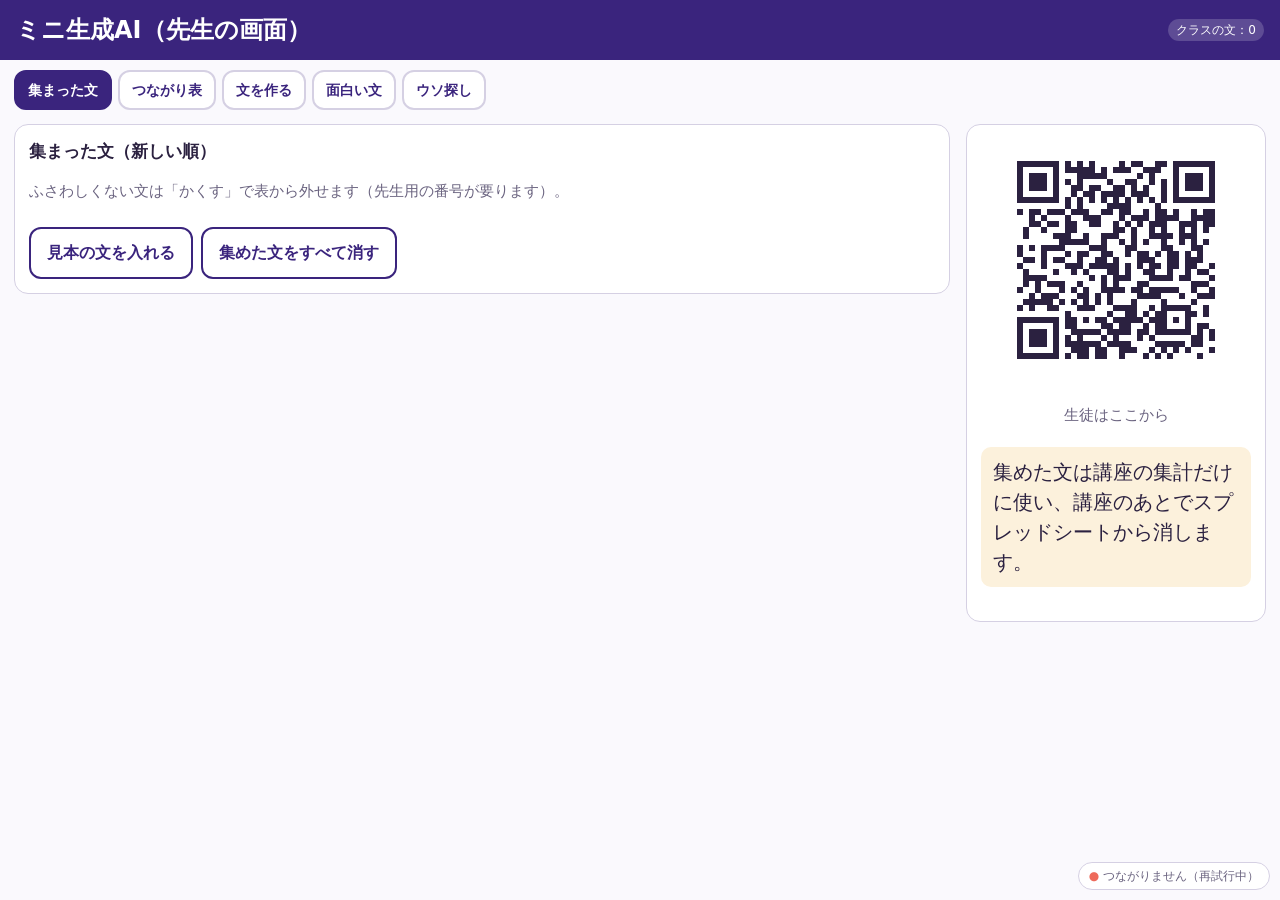
<file: apps/minigpt/screen.html>
<!DOCTYPE html>
<html lang="ja">
<head>
<meta charset="utf-8">
<meta name="viewport" content="width=device-width, initial-scale=1">
<title>ミニ生成AI（先生の画面）</title>
<link rel="stylesheet" href="../../common/style.css">
<style>
  .tabs { max-width: 1280px; }
  .grid2 { display: grid; grid-template-columns: 1fr 300px; gap: 16px; }
  @media (max-width: 900px) { .grid2 { grid-template-columns: 1fr; } }
  .list { max-height: 60vh; overflow: auto; }
  .list div { display: flex; gap: 10px; align-items: center; padding: 8px 4px; border-bottom: 1px solid var(--rule); font-size: 22px; }
  .list div span { flex: 1; }
  .list button { min-height: 36px; font-size: 14px; padding: 4px 10px; }
  .gen { font-size: 34px; font-weight: 800; background: var(--amb-t); border-radius: 14px; padding: 20px; min-height: 100px; }
  .gen .w { display: inline-block; margin-right: 10px; animation: pop .3s ease-out both; }
  @keyframes pop { from { opacity: 0; transform: translateY(8px); } to { opacity: 1; transform: none; } }
  .tbl { width: 100%; border-collapse: collapse; font-size: 22px; }
  .tbl td { padding: 6px 8px; border-bottom: 1px solid var(--rule); }
  .tbl td.n { width: 120px; text-align: right; }
  textarea { font-size: 18px; min-height: 260px; }
  .usor { padding: 10px 0; border-bottom: 1px solid var(--rule); }
  .usor .s { font-size: 24px; font-weight: 700; }
  .usor .bars2 { display: grid; grid-template-columns: 1fr 1fr; gap: 8px; margin-top: 6px; }
  .bar.t > i { background: var(--mint); } .bar.f > i { background: var(--coral); }
  .reasons { font-size: 16px; color: var(--sub); }
</style>
</head>
<body class="screen">
<header class="app"><h1>ミニ生成AI（先生の画面）</h1><span class="tag" id="cnt">クラスの文：0</span></header>
<nav class="tabs">
  <button data-tab="t1" class="on">集まった文</button>
  <button data-tab="t2">つながり表</button>
  <button data-tab="t3">文を作る</button>
  <button data-tab="t4">面白い文</button>
  <button data-tab="t5">ウソ探し</button>
</nav>
<main class="wide">
  <div class="grid2">
    <div>
      <section id="t1" class="card">
        <h2>集まった文（新しい順）</h2>
        <p class="muted">ふさわしくない文は「かくす」で表から外せます（先生用の番号が要ります）。</p>
        <div class="list" id="sents"></div>
        <div class="row" style="margin-top:10px"><button class="ghost" id="seed">見本の文を入れる</button><button class="ghost" id="clear">集めた文をすべて消す</button></div>
      </section>
      <section id="t2" class="card hidden">
        <h2>言葉の「つながり表」</h2>
        <div class="row"><select id="ctx" class="grow"></select></div>
        <table class="tbl" id="tbl" style="margin-top:10px"></table>
      </section>
      <section id="t3" class="card hidden">
        <h2>クラス全員の文で、文を作る</h2>
        <div class="row"><select id="st" class="grow"></select><select id="kk" style="width:140px"><option value="1">前の1語</option><option value="2" selected>前の2語</option><option value="3">前の3語</option></select></div>
        <div style="height:12px"></div>
        <div class="gen" id="gen">「文を作る！」を押そう</div>
        <div style="height:12px"></div>
        <button class="big amb" id="go">文を作る！</button>
      </section>
      <section id="t4" class="card hidden">
        <h2>生徒が送った「面白い文」</h2>
        <div class="list" id="funs"></div>
      </section>
      <section id="t5" class="card hidden">
        <h2>ウソ探しの文を出す</h2>
        <p class="muted">1行に1文。「クラスの文から作る」で、ミニ生成AIが作った文が入ります。正しい文も混ぜましょう。</p>
        <textarea id="usoin"></textarea>
        <div class="row" style="margin-top:8px"><button class="ghost" id="usogen">クラスの文から作る（10文）</button><button class="coral" id="usosend">生徒に出す</button></div>
        <h2 style="margin-top:16px">みんなの判定</h2>
        <div id="usores" class="muted">まだ出していません。</div>
      </section>
    </div>
    <aside class="card" style="text-align:center">
      <div class="qrbox"><canvas id="qr"></canvas></div>
      <p class="muted">生徒はここから</p>
      <p class="note" style="text-align:left">集めた文は講座の集計だけに使い、講座のあとでスプレッドシートから消します。</p>
    </aside>
  </div>
</main>
<script src="../../common/config.js"></script>
<script src="../../common/api.js"></script>
<script src="../../common/qrcode.js"></script>
<script src="model.js"></script>
<script>
(function () {
  var $ = function (id) { return document.getElementById(id); };
  var qs = new URLSearchParams(location.search);
  var rows = [], model = MiniGPT.build([]);
  var stu = new URL("index.html", location.href);
  ["room", "api"].forEach(function (k) { if (qs.get(k)) stu.searchParams.set(k, qs.get(k)); });
  drawQR($("qr"), stu.href, 240);

  Array.prototype.forEach.call(document.querySelectorAll(".tabs button"), function (b) {
    b.onclick = function () {
      Array.prototype.forEach.call(document.querySelectorAll(".tabs button"), function (x) { x.classList.toggle("on", x === b); });
      ["t1", "t2", "t3", "t4", "t5"].forEach(function (t) { $(t).classList.toggle("hidden", t !== b.getAttribute("data-tab")); });
    };
  });

  function sentences() { return rows.map(function (r) { return r.value; }); }
  function refresh() {
    model = MiniGPT.build(sentences());
    $("cnt").textContent = "クラスの文：" + rows.length;
    $("sents").innerHTML = rows.slice().reverse().map(function (r) { return '<div><span>' + esc(r.value) + '</span><button class="ghost" data-id="' + r.id + '">かくす</button></div>'; }).join("") || "<div class='muted'>まだありません</div>";
    Array.prototype.forEach.call($("sents").querySelectorAll("button"), function (b) {
      b.onclick = function () { KozaAPI.hide("mg_sent", b.getAttribute("data-id"), teacherPin()).then(function (j) { if (j && j.ok === false) alert("番号がちがいます"); }); };
    });
    // つながり表の候補
    var keep = $("ctx").value, ctxs = [];
    [2, 1].forEach(function (n) { Object.keys(model.table[n]).forEach(function (c) { if (c.indexOf(MiniGPT.BOS) < 0) ctxs.push(c); }); });
    ctxs.sort(function (a, b) { return Object.keys(model.table[b.split(" ").length][b]).length - Object.keys(model.table[a.split(" ").length][a]).length; });
    $("ctx").innerHTML = ctxs.slice(0, 60).map(function (c) { return "<option>" + esc(c) + "</option>"; }).join("");
    if (keep) $("ctx").value = keep;
    showCtx();
    var sk = $("st").value;
    $("st").innerHTML = '<option value="">（おまかせ）</option>' + MiniGPT.startList(model, 40).map(function (s) { return "<option>" + esc(s) + "</option>"; }).join("");
    if (sk) $("st").value = sk;
  }
  function showCtx() {
    var c = $("ctx").value; if (!c) { $("tbl").innerHTML = ""; return; }
    var row = model.table[c.split(" ").length][c], list = MiniGPT.rowList(row), tot = list.reduce(function (s, r) { return s + r[1]; }, 0);
    $("tbl").innerHTML = "<tr><td colspan=3 class='muted'>「" + esc(c) + "」の次に来た言葉</td></tr>" + list.map(function (r) {
      var p = Math.round(r[1] * 100 / tot);
      return "<tr><td><b>" + esc(r[0]) + "</b></td><td><div class='bar'><i style='width:" + p + "%'></i></div></td><td class='n'>" + r[1] + "回 " + p + "%</td></tr>";
    }).join("");
  }
  $("ctx").onchange = showCtx;
  KozaAPI.poll("mg_sent", function (r) { rows = r; refresh(); }, 3000);
  KozaAPI.poll("mg_fun", function (r) {
    $("funs").innerHTML = r.slice().reverse().map(function (x) { return "<div><span>" + esc(x.value) + "</span></div>"; }).join("") || "<div class='muted'>まだありません</div>";
  }, 3000);

  $("seed").onclick = function () {
    if (!confirm("見本の文を" + MINIGPT_SAMPLES.length + "文入れます。よいですか？")) return;
    MINIGPT_SAMPLES.reduce(function (p, s) { return p.then(function () { return KozaAPI.put("mg_sent", s); }); }, Promise.resolve());
  };
  $("clear").onclick = function () {
    if (!confirm("集めた文をすべて消します（スプレッドシートの記録は残り、表からだけ消えます）。よいですか？")) return;
    KozaAPI.reset("mg_sent", teacherPin()).then(function (j) { if (j && j.ok === false) alert("番号がちがいます"); });
  };
  $("go").onclick = function () {
    if (rows.length < 2) { $("gen").textContent = "文がまだ少ないです"; return; }
    var g = MiniGPT.generate(model, $("st").value, +$("kk").value);
    var el = $("gen"); el.innerHTML = "";
    g.words.concat([MiniGPT.EOS]).forEach(function (w, i) { setTimeout(function () { var s = document.createElement("span"); s.className = "w"; s.textContent = w; el.appendChild(s); }, i * 220); });
  };

  // ウソ探し
  $("usoin").value = ["高専 は 5年間 学ぶ 学校 です", "名古屋 は 愛知県 の 市 です", "名古屋 は 5年間 学ぶ 学校 です"].join("\n");
  $("usogen").onclick = function () {
    if (rows.length < 2) { alert("クラスの文がまだ少ないです"); return; }
    var out = {}, tries = 0;
    while (Object.keys(out).length < 10 && tries++ < 300) { out[MiniGPT.generate(model, "", 1).text.replace(/。$/, "")] = 1; }
    var keep = $("usoin").value.split("\n").map(function (s) { return s.trim(); }).filter(Boolean);
    $("usoin").value = keep.concat(Object.keys(out)).slice(0, 13).join("\n");
  };
  var stopUso = null;
  $("usosend").onclick = function () {
    var list = $("usoin").value.split("\n").map(function (s) { return s.trim(); }).filter(Boolean).slice(0, 15);
    if (!list.length) return;
    KozaAPI.put("mg_usolist", list).then(function (j) {
      var id = j.id; if (stopUso) stopUso();
      stopUso = KozaAPI.poll("mg_uso_" + id, function (r) { showUso(list, r); }, 2500);
    });
  };
  function showUso(list, r) {
    var last = {}; r.forEach(function (x) { var v = KozaAPI.parse(x.value, {}); last[x.client + "_" + v.i] = v; });
    var stat = list.map(function () { return { t: 0, f: 0, rs: {} }; });
    Object.keys(last).forEach(function (k) { var v = last[k]; var s = stat[v.i]; if (!s) return; s[v.j]++; if (v.j === "f" && v.r) s.rs[v.r] = (s.rs[v.r] || 0) + 1; });
    $("usores").className = "";
    $("usores").innerHTML = list.map(function (txt, i) {
      var s = stat[i], tot = s.t + s.f, pt = tot ? Math.round(s.t * 100 / tot) : 0, pf = tot ? 100 - pt : 0;
      var rs = Object.keys(s.rs).map(function (k) { return k + "（" + s.rs[k] + "）"; }).join("　");
      return '<div class="usor"><div class="s">' + (i + 1) + ". " + esc(txt) + '</div><div class="bars2"><div class="bar t"><i style="width:' + pt + '%"></i><b>ほんとう</b><span>' + s.t + '人</span></div><div class="bar f"><i style="width:' + pf + '%"></i><b>ウソ</b><span>' + s.f + "人</span></div></div>" + (rs ? '<div class="reasons">理由：' + esc(rs) + "</div>" : "") + "</div>";
    }).join("");
  }
  // 開いたときに、最後に出したウソ探しを表示する
  KozaAPI.latest("mg_usolist").then(function (last) {
    if (!last) return; var list = KozaAPI.parse(last.value, []);
    $("usoin").value = list.join("\n");
    stopUso = KozaAPI.poll("mg_uso_" + last.id, function (r) { showUso(list, r); }, 2500);
  }).catch(function () {});
})();
</script>
</body>
</html>
</file>
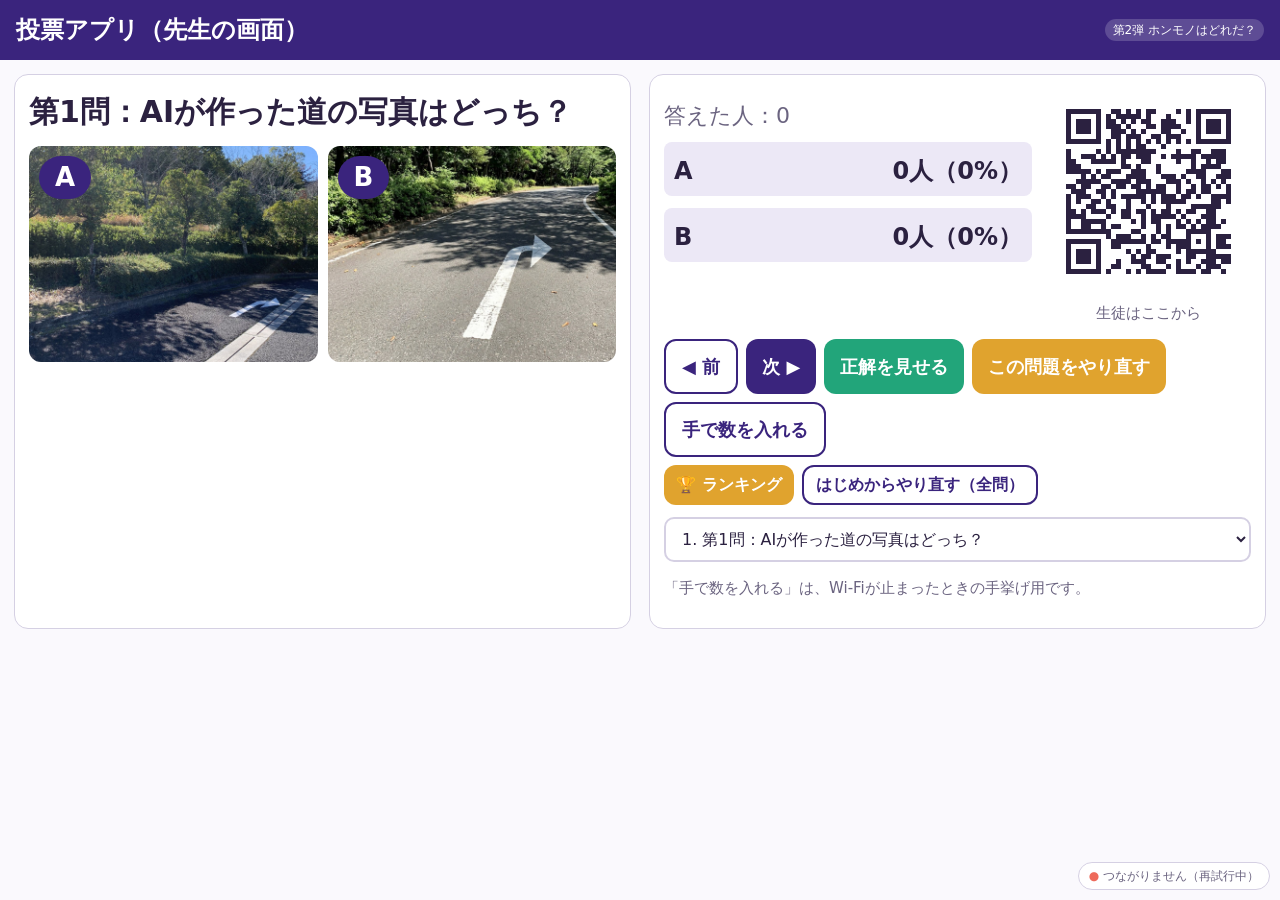
<file: apps/vote/screen.html>
<!DOCTYPE html>
<html lang="ja">
<head>
<meta charset="utf-8">
<meta name="viewport" content="width=device-width, initial-scale=1">
<title>投票アプリ（先生の画面）</title>
<link rel="stylesheet" href="../../common/style.css">
<style>
  .layout { display: grid; grid-template-columns: 1fr 1fr; gap: 18px; }
  @media (max-width: 800px) { .layout { grid-template-columns: 1fr; } }
  .q { font-size: 30px; font-weight: 800; margin: 0 0 12px; }
  .pics { display: grid; grid-template-columns: 1fr 1fr; gap: 10px; }
  .pics.one { grid-template-columns: 1fr; }
  .pic { position: relative; background: #eee; border-radius: 12px; overflow: hidden; aspect-ratio: 4/3; }
  .pic img { width: 100%; height: 100%; object-fit: cover; display: block; position: relative; z-index: 1; }
  .pics.one .pic { aspect-ratio: 1 / 1; max-width: 460px; margin: 0 auto; }
  .pic .lab { z-index: 2; position: absolute; left: 10px; top: 10px; background: var(--pur); color: #fff; font-weight: 800; border-radius: 99px; padding: 2px 16px; font-size: 26px; }
  .pic .ph { position: absolute; inset: 0; display: flex; align-items: center; justify-content: center; color: var(--sub); font-size: 18px; text-align: center; padding: 10px; }
  .cap { font-size: 16px; color: var(--sub); margin-top: 4px; }
  .texts div { background: var(--pur-t); border-radius: 12px; padding: 12px 14px; margin-bottom: 8px; font-size: 22px; }
  .bars { display: grid; gap: 12px; }
  .bar.correct > i { background: var(--mint); }
  .count { font-size: 22px; color: var(--sub); margin: 10px 0; }
  .ctrl { display: flex; gap: 8px; flex-wrap: wrap; margin-top: 14px; }
  .ctrl button { font-size: 18px; }
  .side { display: flex; gap: 14px; align-items: flex-start; }
  #qlist { font-size: 16px; }
  .manual input { width: 90px; font-size: 22px; text-align: center; }
  .manual .row { margin-bottom: 6px; }
  .rankview { position: fixed; inset: 0; background: var(--bg); z-index: 30; overflow: auto; padding: 18px 28px; }
  .rankview h2 { font-size: 40px; margin: 0; }
  .rankhead { display: flex; align-items: baseline; gap: 18px; margin-bottom: 14px; }
  .rankhead .muted { font-size: 20px; }
  .podium { display: grid; grid-template-columns: 1fr 1.15fr 1fr; gap: 16px; align-items: end; margin-bottom: 16px; }
  .pod { border-radius: 18px; text-align: center; padding: 14px 10px; color: #fff; display: flex; flex-direction: column; justify-content: flex-end; }
  .pod.r1 { background: var(--amb); height: 310px; } .pod.r2 { background: var(--sky); height: 260px; } .pod.r3 { background: var(--coral); height: 220px; }
  .pod .medal { font-size: 50px; } .pod .sc { font-size: 24px; }
  .pod .who { font-size: 32px; font-weight: 800; line-height: 1.25; }
  .pod .who.m2 { font-size: 26px; } .pod .who.m3 { font-size: 20px; }
  .pod .who .nm { display: block; white-space: nowrap; } .pod .who.m3 .nm { display: inline-block; margin: 0 6px; }
  .pod .hide { font-size: 70px; font-weight: 800; opacity: .9; }
  .rlist { display: grid; grid-template-columns: repeat(4, 1fr); gap: 8px; }
  .rlist div { background: #fff; border: 1px solid var(--rule); border-radius: 10px; padding: 8px 12px; font-size: 20px; display: flex; align-items: baseline; gap: 6px; white-space: nowrap; }
  .rlist .nm { flex: 1; overflow: hidden; text-overflow: ellipsis; } .rlist .sc { font-weight: 700; }
  .rankview.many .pod.r1 { height: 200px; } .rankview.many .pod.r2 { height: 170px; } .rankview.many .pod.r3 { height: 145px; }
  .rankview.many .pod .medal { font-size: 36px; } .rankview.many .podium { margin-bottom: 10px; }
  .rankview.many .rlist { grid-template-columns: repeat(6, 1fr); gap: 6px; }
  .rankview.many .rlist div { font-size: 16px; padding: 4px 8px; gap: 4px; }
  .rlist b { color: var(--pur); margin-right: 6px; }
  .subctrl { display: flex; gap: 8px; flex-wrap: wrap; margin-top: 8px; }
  .subctrl button { font-size: 16px; min-height: 40px; padding: 6px 12px; }
</style>
</head>
<body class="screen">
<header class="app"><h1>投票アプリ（先生の画面）</h1><span class="tag" id="setname"></span></header>
<main class="wide">
  <div class="layout">
    <section class="card">
      <div class="q" id="qtext">問題を選んでください</div>
      <div id="pics" class="pics"></div>
      <div id="texts" class="texts"></div>
      <p id="hint" class="note hidden"></p>
    </section>
    <section class="card">
      <div class="side">
        <div class="grow">
          <div class="count" id="count">答えた人：0</div>
          <div class="bars" id="bars"></div>
          <div id="manual" class="manual hidden"></div>
        </div>
        <div style="text-align:center">
          <div class="qrbox"><canvas id="qr"></canvas></div>
          <div class="muted">生徒はここから</div>
        </div>
      </div>
      <div class="ctrl">
        <button class="ghost" id="prev">◀ 前</button>
        <button id="next">次 ▶</button>
        <button class="mint" id="reveal">正解を見せる</button>
        <button class="amb" id="again">この問題をやり直す</button>
        <button class="ghost" id="hand">手で数を入れる</button>
      </div>
      <div class="subctrl" id="scorectrl">
        <button class="amb" id="rank">🏆 ランキング</button>
        <button class="ghost" id="restart">はじめからやり直す（全問）</button>
      </div>
      <div class="row" style="margin-top:12px">
        <select id="qlist" class="grow"></select>
      </div>
      <p class="muted">「手で数を入れる」は、Wi-Fiが止まったときの手挙げ用です。</p>
    </section>
  </div>
</main>
<div id="rankview" class="rankview hidden">
  <div class="rankhead"><h2 id="rtitle">🏆 ランキング</h2><span class="muted" id="rsub"></span></div>
  <div class="podium" id="podium"></div>
  <div class="rlist" id="rlist"></div>
  <p class="warn hidden" id="rwarn"></p>
  <div class="ctrl">
    <button class="amb" id="rnext">次の順位を発表 ▶</button>
    <button class="ghost" id="rall">全部見せる</button>
    <button class="ghost" id="rre">集計しなおす</button>
    <button class="ghost" id="rclose">とじる</button>
  </div>
</div>
<script src="../../common/config.js"></script>
<script src="../../common/api.js"></script>
<script src="../../common/qrcode.js"></script>
<script src="questions.js?v=20261119b"></script>
<script>
(function () {
  var qs = new URLSearchParams(location.search);
  var SETID = qs.get("set") || "koza2";
  var SET = window.VOTE_SETS[SETID];
  var $ = function (id) { return document.getElementById(id); };
  $("setname").textContent = SET.title;
  var Q = SET.questions, idx = -1, state = { q: null, reveal: false, round: 0 }, stopPoll = null, rounds = {}, manualOn = false, manual = {};
  var SCORED = !!SET.scored, NAMES = SET.names || [], SS = "";
  if (!SCORED) $("scorectrl").classList.add("hidden");
  function pts(q) { return q.points || 1; }
  // 答えは「A」または「A|どうぶつの番号」の形で記録される
  function parseVote(v) { v = String(v); var k = v.lastIndexOf("|"); return k < 0 ? { c: v, n: null } : { c: v.slice(0, k), n: +v.slice(k + 1) }; }

  // 生徒用のURL（このページと同じ設定で index.html を開く）
  var stu = new URL("index.html", location.href);
  stu.searchParams.set("set", SETID);
  ["room", "api"].forEach(function (k) { if (qs.get(k)) stu.searchParams.set(k, qs.get(k)); });
  drawQR($("qr"), stu.href, 220);

  Q.forEach(function (q, i) { var o = document.createElement("option"); o.value = i; o.textContent = (i + 1) + ". " + q.text; $("qlist").appendChild(o); });

  function pic(src, label, cap) {
    return '<div><div class="pic"><div class="ph">写真' + esc(label) + '<br>（img フォルダに写真を置くと表示）</div><img src="' + esc(src) + '" onerror="this.remove()">' +
      (label ? '<span class="lab">' + esc(label) + "</span>" : "") + "</div>" + (cap ? '<div class="cap">' + esc(cap) + "</div>" : "") + "</div>";
  }
  function show(i) {
    idx = Math.max(0, Math.min(Q.length - 1, i));
    var q = Q[idx]; $("qlist").value = idx;
    $("qtext").textContent = q.text;
    var imgs = q.images || [];
    $("pics").className = "pics" + (imgs.length === 1 ? " one" : "");
    $("pics").innerHTML = imgs.map(function (s, k) { return pic(s, imgs.length > 1 ? q.choices[k] : "", q.texts ? q.texts[k] : ""); }).join("");
    $("texts").innerHTML = (!q.images && q.texts) ? q.texts.map(function (t, k) { return "<div><b>" + esc(q.choices[k]) + "</b>：" + esc(t) + "</div>"; }).join("") : "";
    $("hint").classList.add("hidden");
    state = { q: q.id, reveal: false, round: rounds[q.id] || 0, ss: SS };
    KozaAPI.put("vstate_" + SETID, state);
    manual = {}; drawBars({});
    if (stopPoll) stopPoll();
    stopPoll = KozaAPI.poll("v_" + SETID + "_" + q.id + "_" + state.round, function (rows) { if (!manualOn) drawBars(tally(rows)); }, 2000);
    renderManual();
  }
  function tally(rows) {
    var m = KozaAPI.byClient(rows), c = {};
    Object.keys(m).forEach(function (k) { var v = parseVote(m[k].value).c; c[v] = (c[v] || 0) + 1; });
    return c;
  }
  function drawBars(c) {
    var q = Q[idx]; if (!q) return;
    var total = q.choices.reduce(function (s, ch) { return s + (c[ch] || 0); }, 0);
    $("count").textContent = "答えた人：" + total;
    $("bars").innerHTML = q.choices.map(function (ch) {
      var n = c[ch] || 0, pct = total ? Math.round(n * 100 / total) : 0;
      var ok = state.reveal && q.answer === ch;
      return '<div class="bar' + (ok ? " correct" : "") + '"><i style="width:' + pct + '%"></i><b>' + esc(ch) + (ok ? " ✓ 正解" : "") + "</b><span>" + n + "人（" + pct + "%）</span></div>";
    }).join("");
  }
  function renderManual() {
    var q = Q[idx];
    $("manual").innerHTML = q.choices.map(function (ch, k) {
      return '<div class="row"><span class="grow">' + esc(ch) + '</span><input type="number" min="0" data-k="' + k + '" value="' + (manual[ch] || 0) + '"></div>';
    }).join("");
    Array.prototype.forEach.call($("manual").querySelectorAll("input"), function (inp) {
      inp.oninput = function () { manual[q.choices[+inp.getAttribute("data-k")]] = Math.max(0, +inp.value || 0); drawBars(manual); };
    });
  }
  $("prev").onclick = function () { show(idx - 1); };
  $("next").onclick = function () { show(idx + 1); };
  $("qlist").onchange = function () { show(+$("qlist").value); };
  $("reveal").onclick = function () {
    var q = Q[idx]; if (!q) return;
    state.reveal = true; KozaAPI.put("vstate_" + SETID, state);
    $("hint").classList.remove("hidden");
    $("hint").innerHTML = (q.answer ? "正解は <b>" + esc(q.answer) + "</b>" : "この問題の正解は、先生から発表します") + (q.hint ? "<br>" + esc(q.hint) : "");
    if (manualOn) drawBars(manual); else KozaAPI.list("v_" + SETID + "_" + q.id + "_" + state.round).then(function (r) { drawBars(tally(r)); });
  };
  $("again").onclick = function () { var q = Q[idx]; rounds[q.id] = (rounds[q.id] || 0) + 1; show(idx); };
  $("hand").onclick = function () {
    manualOn = !manualOn; $("manual").classList.toggle("hidden", !manualOn);
    $("hand").textContent = manualOn ? "自動の集計にもどす" : "手で数を入れる";
    if (manualOn) drawBars(manual);
  };

  // ---------------- ランキング（点数制のとき） ----------------
  // 先生が出した問題の記録（vstate）から、問題ごとの最後のやり直し回と、正解を見せたかどうかを調べる
  function history() {
    return KozaAPI.list("vstate_" + SETID).then(function (rows) {
      var last = {}, shown = {}, sts = [];
      rows.forEach(function (r) { var st = KozaAPI.parse(r.value, null); if (st && st.q && (st.ss || "") === SS) sts.push(st); });
      sts.forEach(function (st) { var rd = st.round || 0; if (last[st.q] === undefined || rd > last[st.q]) last[st.q] = rd; });
      sts.forEach(function (st) { if (st.reveal && (st.round || 0) === last[st.q]) shown[st.q] = true; });
      return { last: last, shown: shown };
    });
  }
  function computeRanking() {
    return history().then(function (h) {
      var targets = Q.filter(function (q) { return q.answer && h.shown[q.id]; });
      return Promise.all(targets.map(function (q) {
        return KozaAPI.list("v_" + SETID + "_" + q.id + "_" + h.last[q.id]).then(function (rows) { return { q: q, rows: rows }; });
      }));
    }).then(function (res) {
      var score = {}, seen = {}, dev = {}, max = 0;
      res.forEach(function (x) {
        max += pts(x.q);
        var last = {};
        x.rows.forEach(function (r) { var v = parseVote(r.value); if (v.n === null || !NAMES[v.n]) return; last[v.n] = v.c; (dev[v.n] = dev[v.n] || {})[r.client] = 1; });
        Object.keys(last).forEach(function (n) { seen[n] = 1; if (last[n] === x.q.answer) score[n] = (score[n] || 0) + pts(x.q); });
      });
      var list = Object.keys(seen).map(function (n) { return { n: +n, s: score[n] || 0 }; });
      list.sort(function (a, b) { return b.s - a.s || a.n - b.n; });
      list.forEach(function (e, i) { e.rank = (i > 0 && list[i - 1].s === e.s) ? list[i - 1].rank : i + 1; });
      var dup = Object.keys(dev).filter(function (n) { return Object.keys(dev[n]).length > 1; }).map(function (n) { return NAMES[n]; });
      var fin = res.some(function (x) { return x.q.id.charAt(0) === "r"; });
      return { list: list, count: res.length, max: max, dup: dup, title: fin ? "最終発表" : "中間発表" };
    });
  }
  var R = null, step = 0;   // step：0＝まだ、1＝3位、2＝2位、3＝1位、4＝全部
  function drawRank() {
    if (!R) return;
    $("rtitle").textContent = "🏆 ランキング　" + R.title;
    $("rankview").classList.toggle("many", R.list.length > 15);   // 人数が多いときは小さめに並べる
    $("rsub").textContent = R.count + "問の結果（満点 " + R.max + "点）・" + R.list.length + "人";
    var MED = { 1: "🥇", 2: "🥈", 3: "🥉" }, OPEN = { 3: 1, 2: 2, 1: 3 };
    $("podium").innerHTML = [2, 1, 3].map(function (r) {
      var who = R.list.filter(function (e) { return e.rank === r; });
      var open = step >= OPEN[r];
      var body = !who.length ? '<div class="who">—</div>' : open
        ? '<div class="who' + (who.length > 2 ? " m3" : who.length > 1 ? " m2" : "") + '">' + who.map(function (e) { return '<span class="nm">' + esc(NAMES[e.n]) + "</span>"; }).join("") + '</div><div class="sc">' + who[0].s + "点</div>"
        : '<div class="hide">？</div>';
      return '<div class="pod r' + r + '"><div class="medal">' + MED[r] + "</div><div>" + r + "位</div>" + body + "</div>";
    }).join("");
    $("rlist").innerHTML = step >= 4 ? R.list.filter(function (e) { return e.rank > 3; }).map(function (e) {
      return "<div><b>" + e.rank + "位</b><span class=\"nm\">" + esc(NAMES[e.n]) + "</span><span class=\"sc\">" + e.s + "点</span></div>"; }).join("") : "";
    $("rwarn").classList.toggle("hidden", !R.dup.length);
    $("rwarn").textContent = R.dup.length ? "同じどうぶつを2台以上で選んでいます：" + R.dup.join("、") + "（あとから送った答えで数えています）" : "";
    $("rnext").disabled = step >= 4;
  }
  function openRank() {
    $("rankview").classList.remove("hidden"); $("rtitle").textContent = "🏆 集計しています…"; $("rsub").textContent = ""; $("podium").innerHTML = ""; $("rlist").innerHTML = "";
    computeRanking().then(function (r) { R = r; step = 0; drawRank(); })
      .catch(function () { $("rtitle").textContent = "集計できませんでした。もう一度「集計しなおす」を押してください"; });
  }
  $("rank").onclick = openRank;
  $("rre").onclick = openRank;
  $("rnext").onclick = function () { step = Math.min(4, step + 1); drawRank(); };
  $("rall").onclick = function () { step = 4; drawRank(); };
  $("rclose").onclick = function () { $("rankview").classList.add("hidden"); };
  // 講座の前のテストの答えを消して、第1問から始める（先生用の番号が必要）
  $("restart").onclick = function () {
    if (!confirm("全部の問題の答えと点数を消して、第1問から始めます。よろしいですか？")) return;
    var pin = teacherPin(); if (!pin) return;
    var btn = $("restart"); btn.disabled = true;
    history().then(function (h) {
      var keys = [];
      Q.forEach(function (q) { var m = Math.max(h.last[q.id] || 0, rounds[q.id] || 0); for (var r = 0; r <= m; r++) keys.push("v_" + SETID + "_" + q.id + "_" + r); });
      var i = 0;
      function nextKey() {
        if (i >= keys.length) return Promise.resolve();
        btn.textContent = "消しています " + (i + 1) + "/" + keys.length;
        return KozaAPI.reset(keys[i++], pin).then(function (j) { if (!j || !j.ok) throw new Error((j && j.error) || "reset"); return nextKey(); });
      }
      return nextKey();
    }).then(function () {
      SS = Date.now().toString(36); rounds = {}; show(0);
      btn.textContent = "消しました ✓（第1問から）";
    }).catch(function (e) {
      if (String(e.message).indexOf("pin") >= 0) sessionStorage.removeItem("koza_pin");
      btn.textContent = "消せませんでした（番号を確かめて、もう一度）";
    }).then(function () { btn.disabled = false; setTimeout(function () { btn.textContent = "はじめからやり直す（全問）"; }, 4000); });
  };
  document.addEventListener("keydown", function (e) {
    if (!$("rankview").classList.contains("hidden")) { if (e.key === "ArrowRight" || e.key === " ") $("rnext").click(); return; }   // ランキング中は矢印で次の順位
    if (e.key === "ArrowRight") show(idx + 1); if (e.key === "ArrowLeft") show(idx - 1);
  });
  // 前回の続きから始める
  KozaAPI.latest("vstate_" + SETID).then(function (r) {
    var st = r && KozaAPI.parse(r.value, null);
    if (st && st.ss) SS = st.ss;
    if (st && st.q) { for (var i = 0; i < Q.length; i++) if (Q[i].id === st.q) { rounds[st.q] = st.round || 0; show(i); return; } }
    show(0);
  }).catch(function () { show(0); });
})();
</script>
</body>
</html>
</file>
<file: common/style.css>
/* 公開講座「使う人から作る人へ」 自作アプリ共通のデザイン（スマホ向け） */
:root {
  --pur: #3A247D; --pur-t: #ECE8F6;
  --sky: #2E9BD6; --sky-t: #E3F2FB;
  --mint: #22A57A; --mint-t: #E0F4EC;
  --amb: #E0A32E; --amb-t: #FCF1DC;
  --coral: #EE6A5B; --coral-t: #FDE7E4;
  --ink: #2B2140; --sub: #6B6480; --rule: #D5D0E3; --bg: #FAF9FD;
  --radius: 14px;
}
* { box-sizing: border-box; }
html, body { margin: 0; padding: 0; }
body {
  font-family: "Hiragino Sans", "Hiragino Kaku Gothic ProN", "Meiryo", "Noto Sans JP", system-ui, sans-serif;
  color: var(--ink); background: var(--bg); line-height: 1.5;
  -webkit-text-size-adjust: 100%; -webkit-tap-highlight-color: transparent;
}
header.app {
  background: var(--pur); color: #fff; padding: 12px 16px;
  display: flex; align-items: center; gap: 10px; position: sticky; top: 0; z-index: 10;
}
header.app h1 { font-size: 18px; margin: 0; font-weight: 700; flex: 1; }
header.app .tag { font-size: 12px; background: rgba(255,255,255,.18); padding: 2px 8px; border-radius: 99px; }
main { max-width: 720px; margin: 0 auto; padding: 14px; }
main.wide { max-width: 1280px; }
.card { background: #fff; border: 1px solid var(--rule); border-radius: var(--radius); padding: 14px; margin: 0 0 12px; }
.card h2 { font-size: 17px; margin: 0 0 8px; }
.muted { color: var(--sub); font-size: 13px; }
.row { display: flex; gap: 8px; flex-wrap: wrap; align-items: center; }
.grow { flex: 1; }
button, .btn {
  font: inherit; font-weight: 700; font-size: 16px; border: 0; border-radius: 12px;
  padding: 12px 16px; background: var(--pur); color: #fff; cursor: pointer; min-height: 48px;
  display: inline-flex; align-items: center; justify-content: center; gap: 6px; text-decoration: none;
}
button:active, .btn:active { transform: scale(.98); }
button:disabled { opacity: .45; }
button.sky { background: var(--sky); } button.mint { background: var(--mint); }
button.amb { background: var(--amb); } button.coral { background: var(--coral); }
button.ghost { background: #fff; color: var(--pur); border: 2px solid var(--pur); }
button.big { width: 100%; font-size: 20px; min-height: 64px; }
button.sel { outline: 4px solid var(--amb); outline-offset: 2px; }
input[type=text], select, textarea {
  font: inherit; font-size: 17px; width: 100%; padding: 10px 12px; border: 2px solid var(--rule);
  border-radius: 10px; background: #fff; color: var(--ink);
}
input[type=range] { width: 100%; accent-color: var(--pur); }
.tabs { display: flex; gap: 6px; overflow-x: auto; padding: 10px 14px 0; max-width: 720px; margin: 0 auto; }
.tabs button { background: #fff; color: var(--pur); border: 2px solid var(--rule); font-size: 14px; min-height: 40px; padding: 6px 12px; white-space: nowrap; }
.tabs button.on { background: var(--pur); color: #fff; border-color: var(--pur); }
.hidden { display: none !important; }
.note { background: var(--amb-t); border-radius: 10px; padding: 10px 12px; font-size: 14px; }
.ok { background: var(--mint-t); border-radius: 10px; padding: 10px 12px; }
.warn { background: var(--coral-t); border-radius: 10px; padding: 10px 12px; }
.bar { height: 30px; background: var(--pur-t); border-radius: 8px; overflow: hidden; position: relative; }
.bar > i { display: block; height: 100%; background: var(--sky); transition: width .4s; }
.bar > b { position: absolute; left: 10px; right: 6.8em; top: 4px; font-size: 15px; white-space: nowrap; overflow: hidden; text-overflow: ellipsis; }
.bar > span { position: absolute; right: 10px; top: 4px; font-size: 15px; font-weight: 700; }
.status { position: fixed; right: 10px; bottom: 10px; font-size: 12px; padding: 4px 10px; border-radius: 99px; background: #fff; border: 1px solid var(--rule); color: var(--sub); z-index: 20; }
.status.online::before { content: "● "; color: var(--mint); }
.status.local::before { content: "● "; color: var(--amb); }
.status.error::before { content: "● "; color: var(--coral); }
.qrbox { background: #fff; padding: 10px; border-radius: 12px; display: inline-block; }
.qrbox canvas, .qrbox img { display: block; }
video, canvas { max-width: 100%; }
.cam { width: 100%; border-radius: 12px; background: #111; aspect-ratio: 4 / 3; object-fit: cover; display: block; }
footer.app { text-align: center; color: var(--sub); font-size: 12px; padding: 20px 10px 40px; }
footer.app a { color: var(--sub); }
/* 先生の画面（スクリーンに映す） */
body.screen { font-size: 20px; }
body.screen header.app h1 { font-size: 24px; }
body.screen .bar { height: 54px; } body.screen .bar > b, body.screen .bar > span { font-size: 24px; top: 11px; }
body.screen .note, body.screen .ok, body.screen .warn { font-size: 20px; }
body.screen .muted { font-size: 15px; }
</file>
